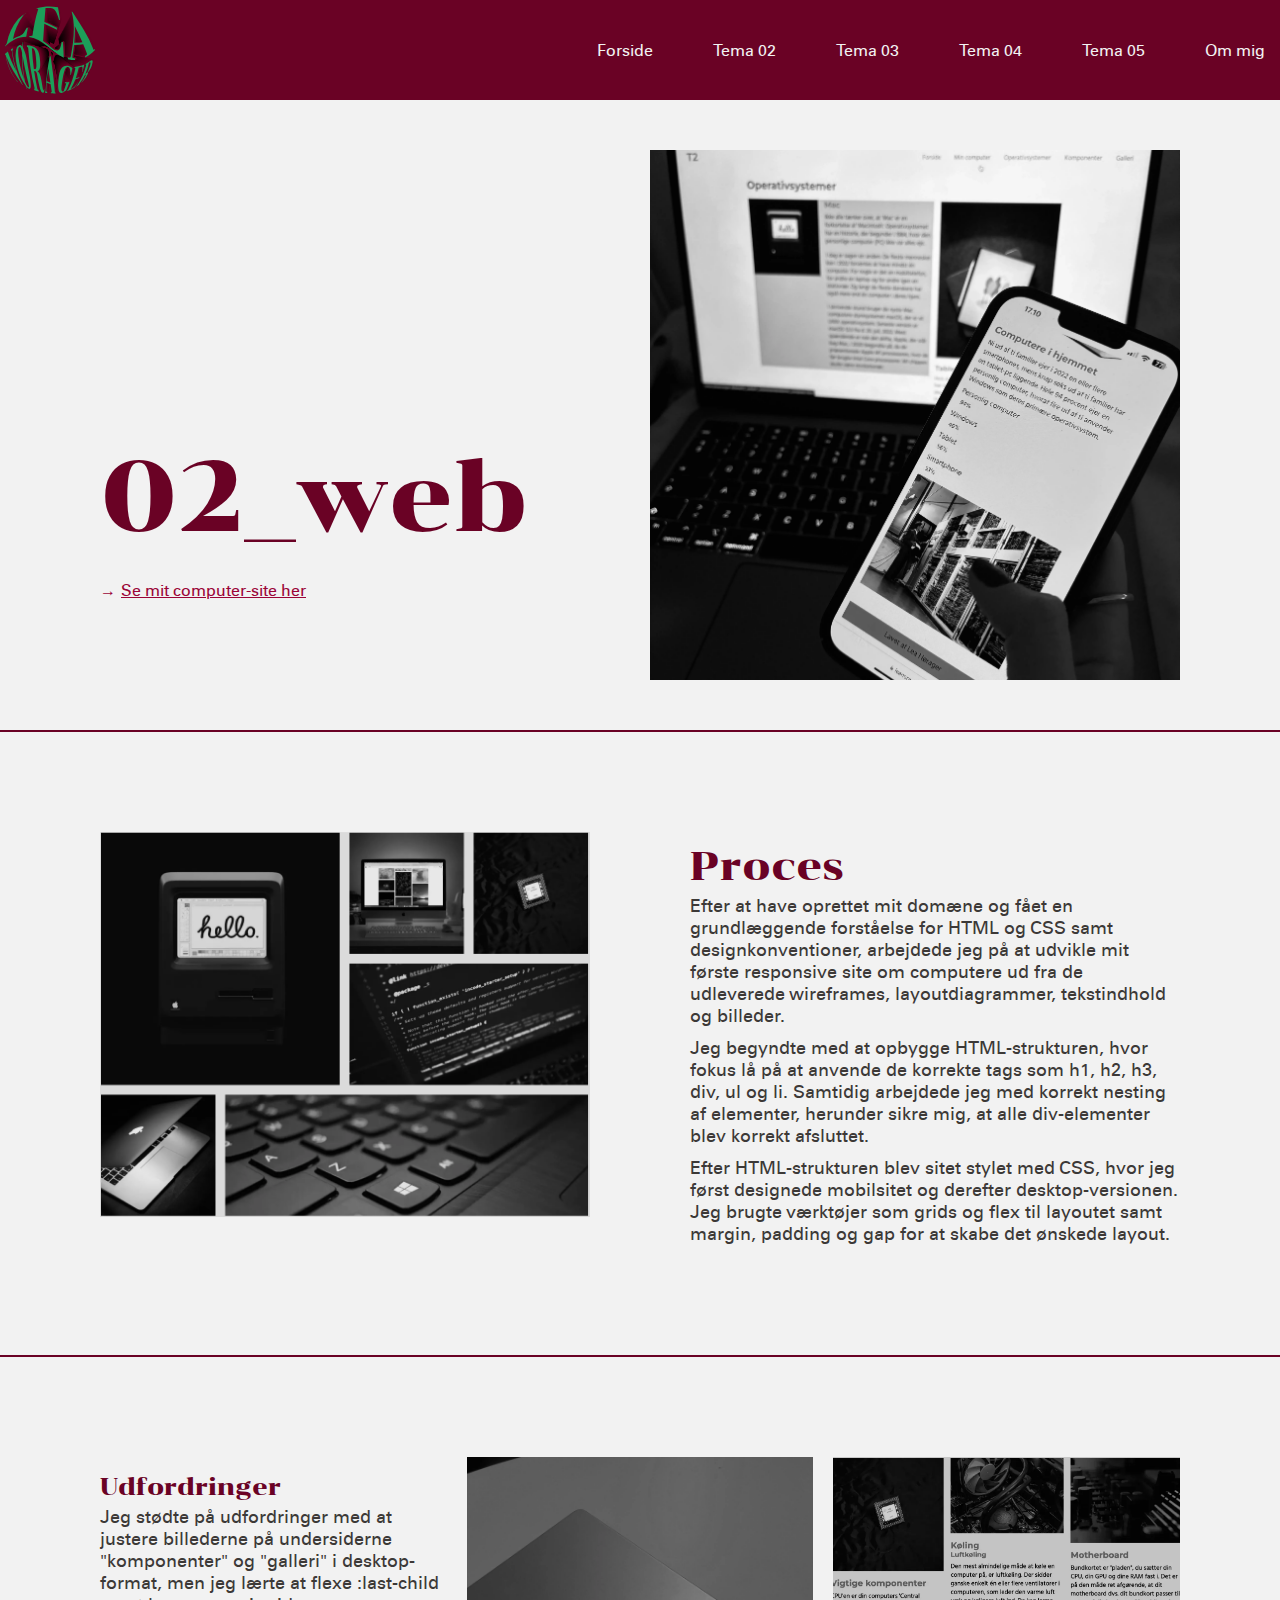
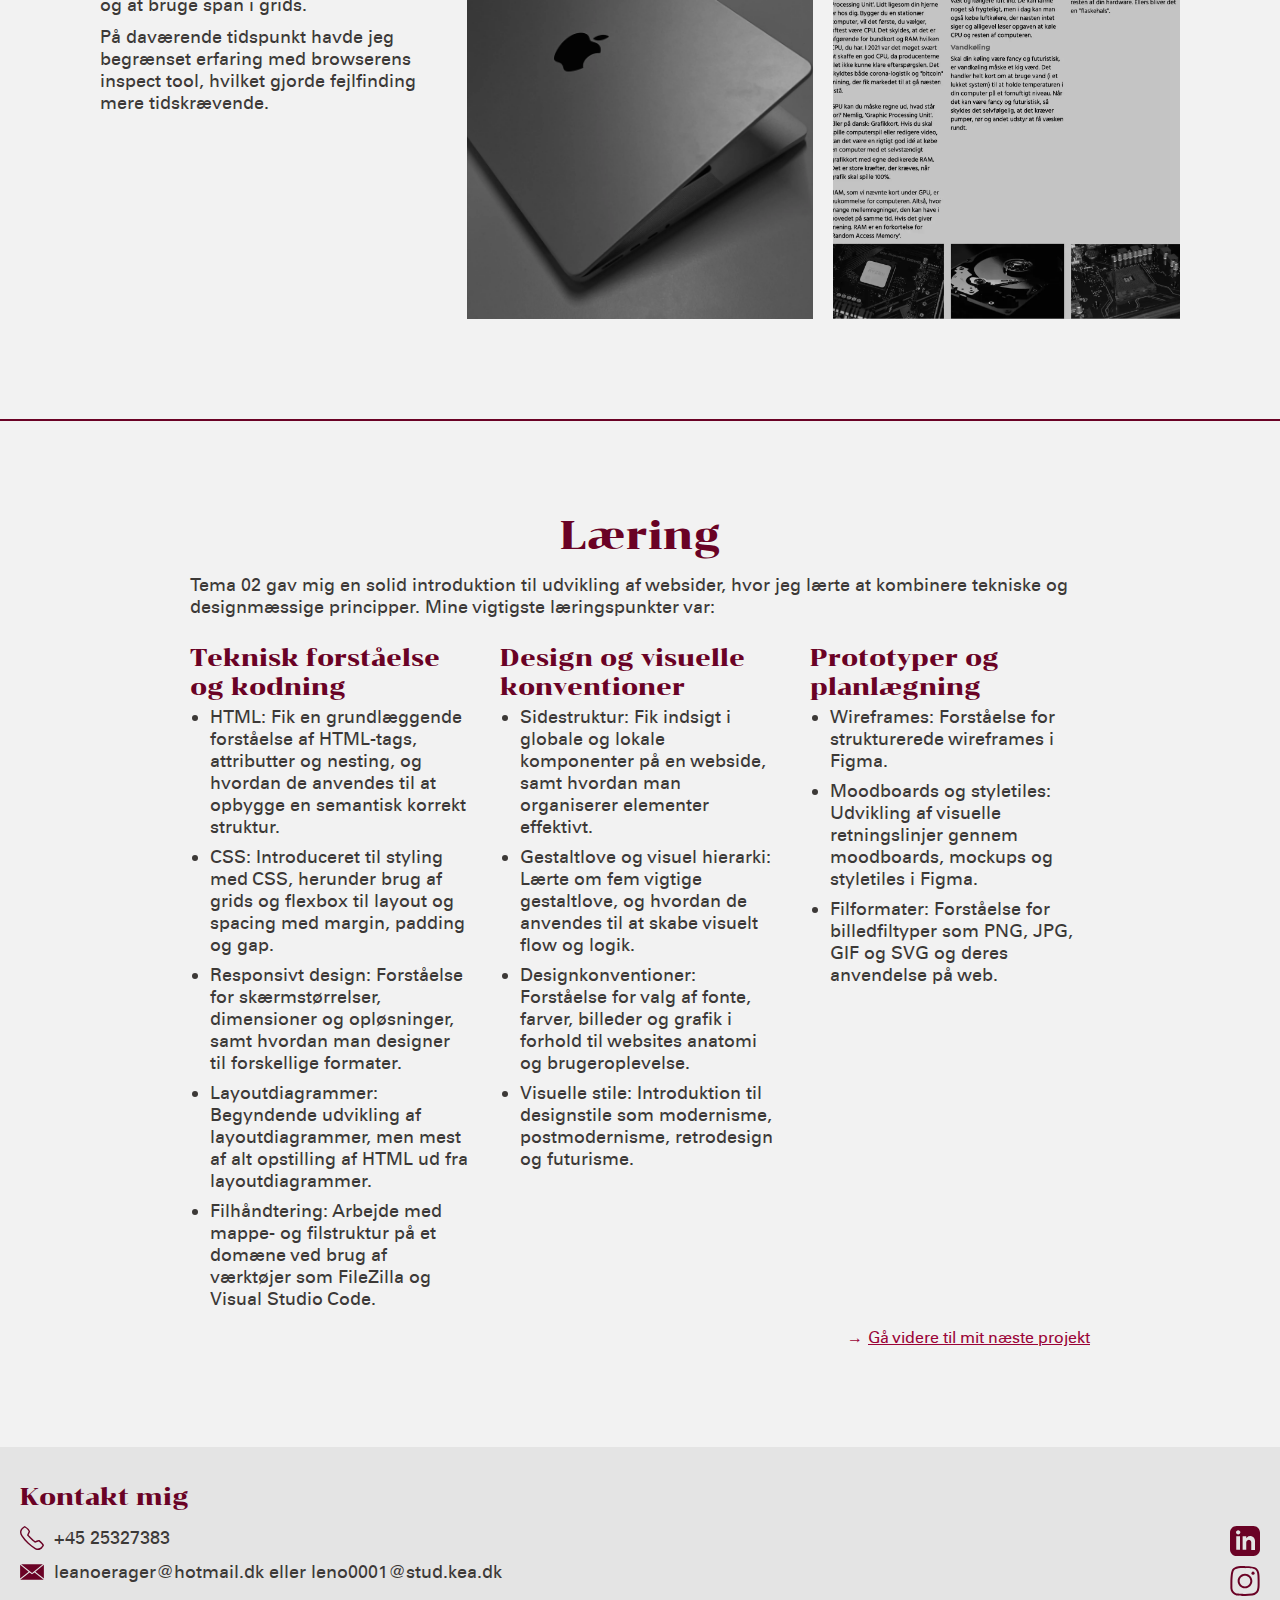
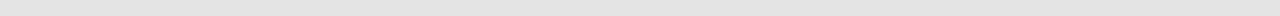
<file: 02_web.html>
<!DOCTYPE html>
<html lang="da">
  <head>
    <meta charset="UTF-8" />
    <meta name="viewport" content="width=device-width, initial-scale=1.0" />
    <title>Tema 02</title>
    <link rel="stylesheet" href="css/style.css" />
    <link rel="stylesheet" href="css/layout.css" />
    <!-- Font -->
    <link rel="preconnect" href="https://fonts.googleapis.com" />
    <link rel="preconnect" href="https://fonts.gstatic.com" crossorigin />
    <link href="https://fonts.googleapis.com/css2?family=Chonburi&family=Hind+Madurai:wght@300;400;500;600;700&family=Lora:ital,wght@0,400..700;1,400..700&family=Montserrat:ital,wght@0,100..900;1,100..900&family=Rubik:ital,wght@0,300..900;1,300..900&family=Source+Code+Pro:ital,wght@0,200..900;1,200..900&display=swap" rel="stylesheet" />
    <!-- Favicon -->
    <link rel="apple-touch-icon" sizes="180x180" href="favicon_io/apple-touch-icon.png" />
    <link rel="icon" type="image/png" sizes="32x32" href="favicon_io/favicon-32x32.png" />
    <link rel="icon" type="image/png" sizes="16x16" href="favicon_io/favicon-16x16.png" />
    <link rel="manifest" href="favicon_io/site.webmanifest" />
  </head>
  <body>
    <header>
      <div class="logo">
        <a href="index.html">
          <img src="img/logo.svg" alt="Logo" class="logo-first" />
        </a>
        <a href="index.html">
          <img src="img/logo-green.svg" alt="Logo i grøn" class="logo-hover" />
        </a>
      </div>
      <nav>
        <ul class="menu">
          <li><a href="index.html" class="forside">Forside</a></li>
          <li>
            <a href="02_web.html" class="tema_02">Tema 02</a>
          </li>
          <li>
            <a href="03_ux.html" class="tema_03">Tema 03</a>
          </li>
          <li>
            <a href="04_animation.html" class="tema_04">Tema 04</a>
          </li>
          <li>
            <a href="05_indhold.html" class="tema_05">Tema 05</a>
          </li>
          <li>
            <a href="om_mig.html" class="om_mig">Om mig</a>
          </li>
        </ul>
        <div class="burger">
          <div class="line"></div>
          <div class="line"></div>
          <div class="line"></div>
        </div>
      </nav>
    </header>
    <main>
      <section>
        <div class="grid_1-1 web-grid">
          <div class="col">
            <h1>02_web</h1>
            <div class="cta">
              <a href="https://leanorager.dk/kea/02_web/01_website/website/"><span>Se mit computer-site her</span></a>
            </div>
          </div>
          <img src="img/responsiv.webp" width="4284" height="4284" alt="Et respinsivt computer-site" class="order-1" />
        </div>
      </section>
      <section>
        <div class="grid_1-1 web-grid2">
          <img src="img/span.webp" width="2012" height="1580" alt="Computer-galleri" />
          <div class="col">
            <h2>Proces</h2>
            <p>Efter at have oprettet mit domæne og fået en grundlæggende forståelse for HTML og CSS samt designkonventioner, arbejdede jeg på at udvikle mit første responsive site om computere ud fra de udleverede wireframes, layoutdiagrammer, tekstindhold og billeder.</p>
            <p>Jeg begyndte med at opbygge HTML-strukturen, hvor fokus lå på at anvende de korrekte tags som h1, h2, h3, div, ul og li. Samtidig arbejdede jeg med korrekt nesting af elementer, herunder sikre mig, at alle div-elementer blev korrekt afsluttet.</p>
            <p>Efter HTML-strukturen blev sitet stylet med CSS, hvor jeg først designede mobilsitet og derefter desktop-versionen. Jeg brugte værktøjer som grids og flex til layoutet samt margin, padding og gap for at skabe det ønskede layout.</p>
          </div>
        </div>
      </section>
      <section>
        <div class="grid_1-1-1 web-grid3">
          <div class="col">
            <h3>Udfordringer</h3>
            <p>Jeg stødte på udfordringer med at justere billederne på undersiderne "komponenter" og "galleri" i desktop-format, men jeg lærte at flexe :last-child og at bruge span i grids.</p>
            <p>På daværende tidspunkt havde jeg begrænset erfaring med browserens inspect tool, hvilket gjorde fejlfinding mere tidskrævende.</p>
          </div>
          <img src="img/computer.webp" width="3024" height="4032" alt="Macbook" class="macbook" />
          <img src="img/flex.webp" width="1186" height="1550" alt="Flex i grid" class="flex order-1" />
        </div>
      </section>
      <section class="section4">
        <h2 class="margin-ekstra">Læring</h2>
        <p>Tema 02 gav mig en solid introduktion til udvikling af websider, hvor jeg lærte at kombinere tekniske og designmæssige principper. Mine vigtigste læringspunkter var:</p>
        <div class="grid_1-1-1 web-grid4">
          <div class="col">
            <h3>Teknisk forståelse og kodning</h3>
            <ul>
              <li>HTML: Fik en grundlæggende forståelse af HTML-tags, attributter og nesting, og hvordan de anvendes til at opbygge en semantisk korrekt struktur.</li>
              <li>CSS: Introduceret til styling med CSS, herunder brug af grids og flexbox til layout og spacing med margin, padding og gap.</li>
              <li>Responsivt design: Forståelse for skærmstørrelser, dimensioner og opløsninger, samt hvordan man designer til forskellige formater.</li>
              <li>Layoutdiagrammer: Begyndende udvikling af layoutdiagrammer, men mest af alt opstilling af HTML ud fra layoutdiagrammer.</li>
              <li>Filhåndtering: Arbejde med mappe- og filstruktur på et domæne ved brug af værktøjer som FileZilla og Visual Studio Code.</li>
            </ul>
          </div>
          <div class="col">
            <h3>Design og visuelle konventioner</h3>
            <ul>
              <li>Sidestruktur: Fik indsigt i globale og lokale komponenter på en webside, samt hvordan man organiserer elementer effektivt.</li>
              <li>Gestaltlove og visuel hierarki: Lærte om fem vigtige gestaltlove, og hvordan de anvendes til at skabe visuelt flow og logik.</li>
              <li>Designkonventioner: Forståelse for valg af fonte, farver, billeder og grafik i forhold til websites anatomi og brugeroplevelse.</li>
              <li>Visuelle stile: Introduktion til designstile som modernisme, postmodernisme, retrodesign og futurisme.</li>
            </ul>
          </div>
          <div class="col">
            <h3>Prototyper og planlægning</h3>
            <ul>
              <li>Wireframes: Forståelse for strukturerede wireframes i Figma.</li>
              <li>Moodboards og styletiles: Udvikling af visuelle retningslinjer gennem moodboards, mockups og styletiles i Figma.</li>
              <li>Filformater: Forståelse for billedfiltyper som PNG, JPG, GIF og SVG og deres anvendelse på web.</li>
            </ul>
          </div>
        </div>
        <div class="cta">
          <a href="03_ux.html"><span>Gå videre til mit næste projekt</span></a>
        </div>
      </section>
    </main>
    <footer>
      <h3>Kontakt mig</h3>
      <div class="footer-content">
        <div class="contact">
          <a href="tel:+4525327383" class="contact-item">
            <img src="img/phone.svg" alt="Telefon ikon" class="icon" />
            <p>+45 25327383</p>
          </a>
          <a href="mailto:leanoerager@hotmail.dk" class="contact-item">
            <img src="img/mail.svg" alt="Mail ikon" class="icon" />
            <p>leanoerager@hotmail.dk eller leno0001@stud.kea.dk</p>
          </a>
        </div>
        <div class="social-media">
          <a href="https://www.linkedin.com/in/lea-nørager-7685a3273/" target="_blank" class="social-icon">
            <img src="img/linkedin.svg" alt="LinkedIn ikon" />
          </a>
          <a href="https://www.instagram.com/leanorager/" target="_blank" class="social-icon">
            <img src="img/insta.svg" alt="Instagram ikon" />
          </a>
        </div>
      </div>
    </footer>
    <script src="js/menu.js"></script>
  </body>
</html>
</file>
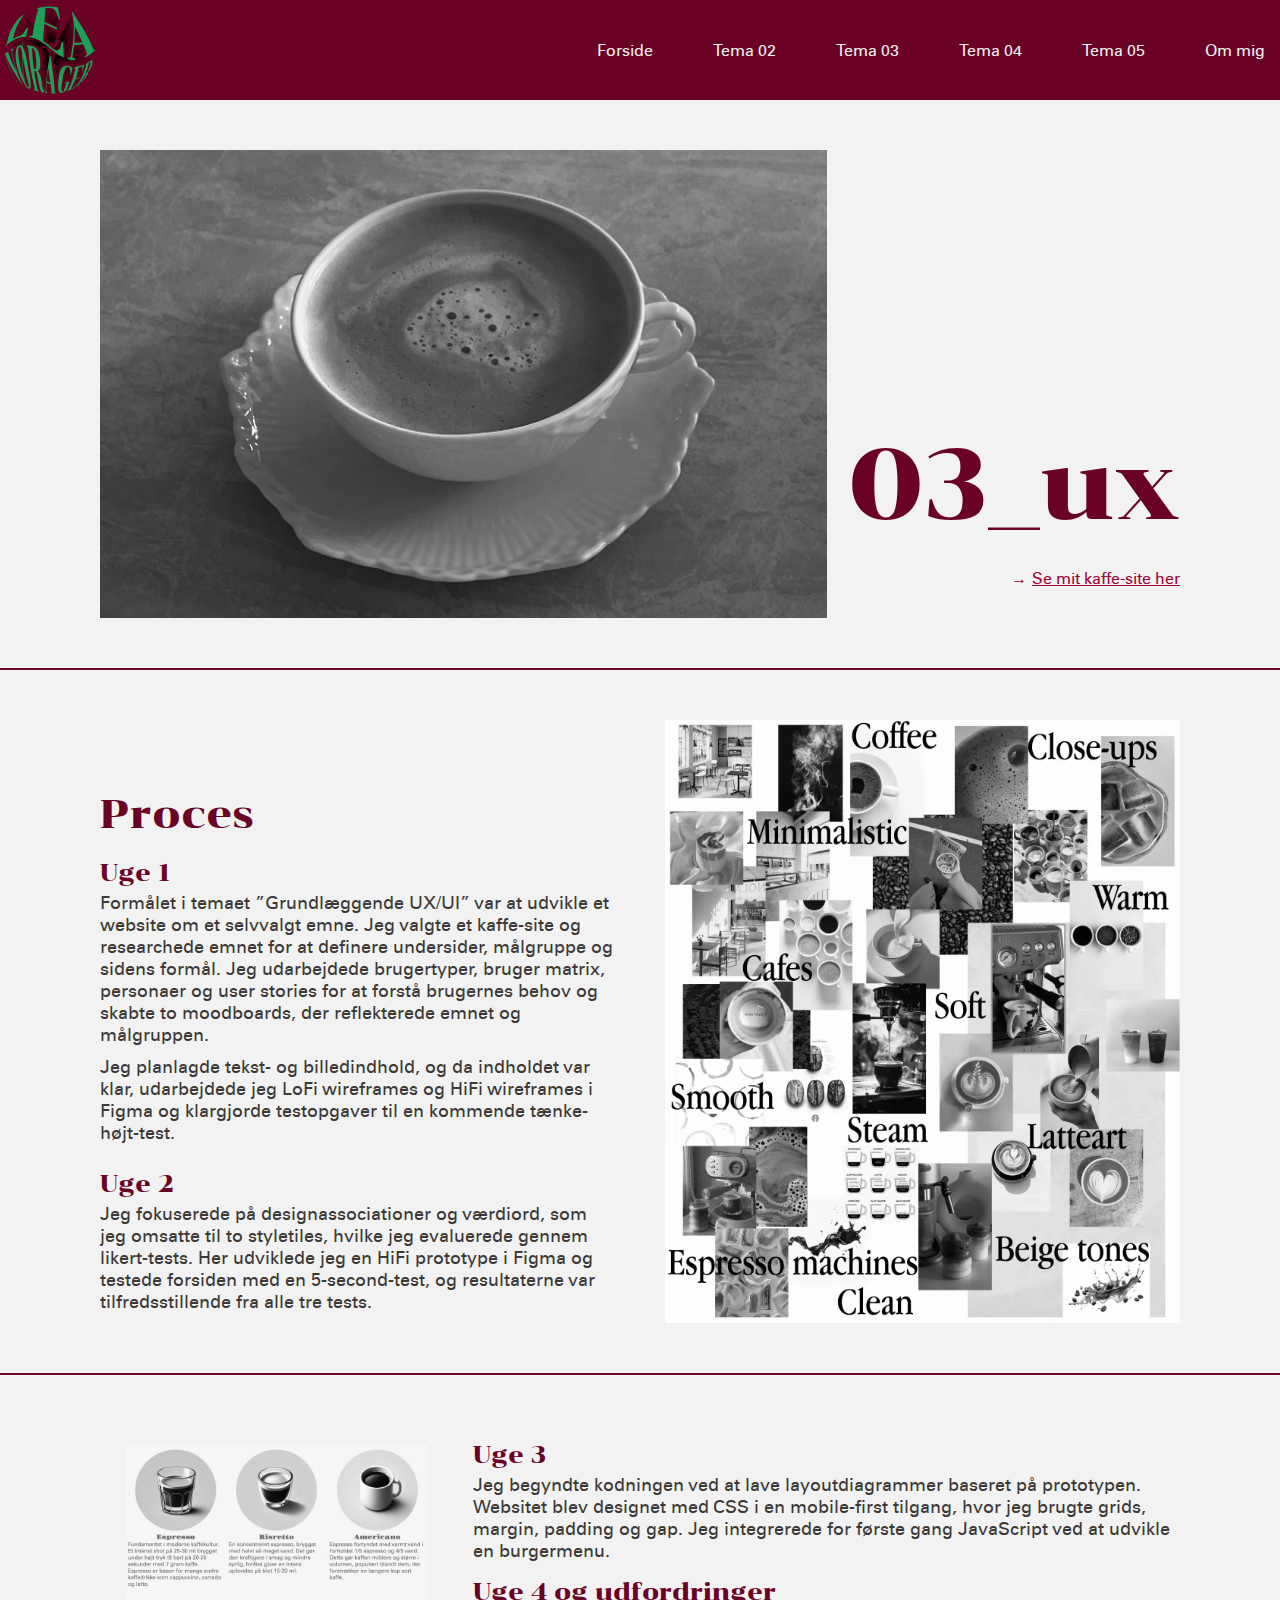
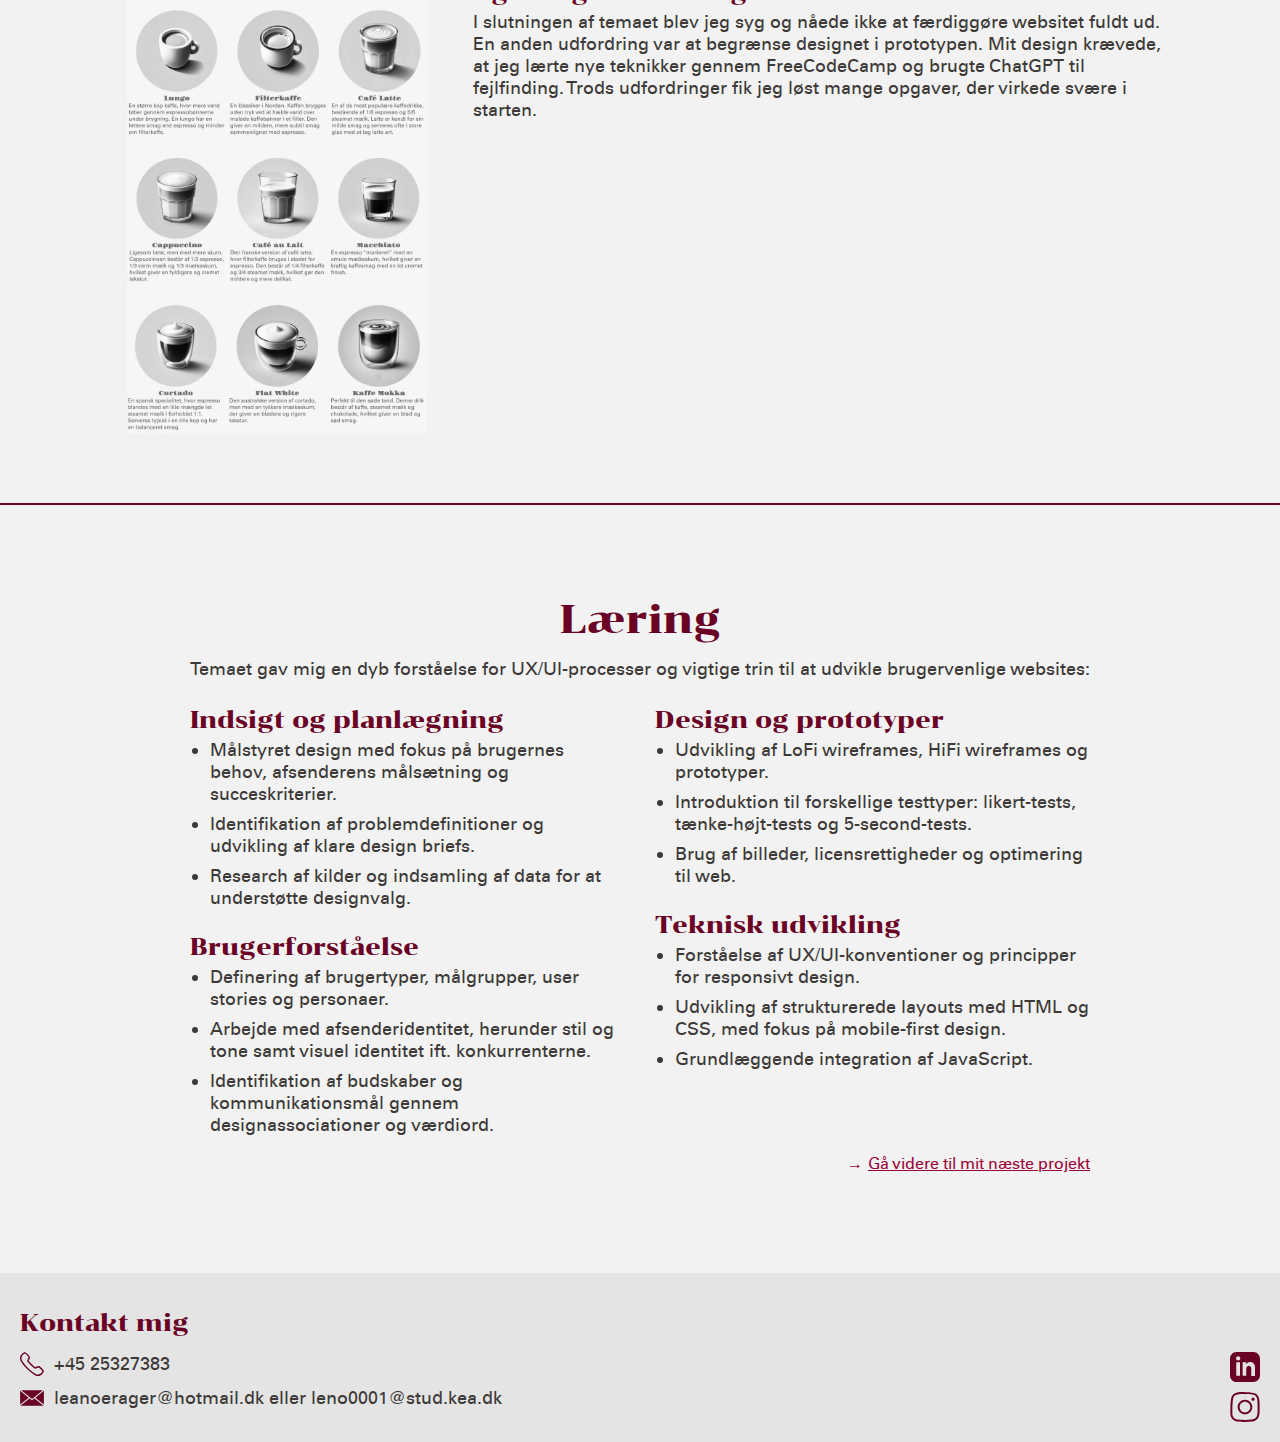
<file: 03_ux.html>
<!DOCTYPE html>
<html lang="da">
  <head>
    <meta charset="UTF-8" />
    <meta name="viewport" content="width=device-width, initial-scale=1.0" />
    <title>Tema 03</title>
    <link rel="stylesheet" href="css/style.css" />
    <link rel="stylesheet" href="css/layout.css" />
    <!-- Font -->
    <link rel="preconnect" href="https://fonts.googleapis.com" />
    <link rel="preconnect" href="https://fonts.gstatic.com" crossorigin />
    <link href="https://fonts.googleapis.com/css2?family=Chonburi&family=Hind+Madurai:wght@300;400;500;600;700&family=Lora:ital,wght@0,400..700;1,400..700&family=Montserrat:ital,wght@0,100..900;1,100..900&family=Rubik:ital,wght@0,300..900;1,300..900&family=Source+Code+Pro:ital,wght@0,200..900;1,200..900&display=swap" rel="stylesheet" />
    <!-- Favicon -->
    <link rel="apple-touch-icon" sizes="180x180" href="favicon_io/apple-touch-icon.png" />
    <link rel="icon" type="image/png" sizes="32x32" href="favicon_io/favicon-32x32.png" />
    <link rel="icon" type="image/png" sizes="16x16" href="favicon_io/favicon-16x16.png" />
    <link rel="manifest" href="favicon_io/site.webmanifest" />
  </head>
  <body>
    <header>
      <div class="logo">
        <a href="index.html">
          <img src="img/logo.svg" alt="Logo" class="logo-first" />
        </a>
        <a href="index.html">
          <img src="img/logo-green.svg" alt="Logo i grøn" class="logo-hover" />
        </a>
      </div>
      <nav>
        <ul class="menu">
          <li><a href="index.html" class="forside">Forside</a></li>
          <li>
            <a href="02_web.html" class="tema_02">Tema 02</a>
          </li>
          <li>
            <a href="03_ux.html" class="tema_03">Tema 03</a>
          </li>
          <li>
            <a href="04_animation.html" class="tema_04">Tema 04</a>
          </li>
          <li>
            <a href="05_indhold.html" class="tema_05">Tema 05</a>
          </li>
          <li>
            <a href="om_mig.html" class="om_mig">Om mig</a>
          </li>
        </ul>
        <div class="burger">
          <div class="line"></div>
          <div class="line"></div>
          <div class="line"></div>
        </div>
      </nav>
    </header>
    <main>
      <section>
        <div class="grid_3-1">
          <img src="img/kaffe.webp" width="3024" height="1945" alt="Kaffekop" />
          <div class="col">
            <h1>03_ux</h1>
            <div class="cta">
              <a href="https://leanorager.dk/kea/03_ux/01_kodet_site/index.html"><span>Se mit kaffe-site her</span></a>
            </div>
          </div>
        </div>
      </section>
      <section>
        <div class="grid_1-1 ux-grid2">
          <div class="col">
            <h2>Proces</h2>
            <h3>Uge 1</h3>
            <p>Formålet i temaet ”Grundlæggende UX/UI” var at udvikle et website om et selvvalgt emne. Jeg valgte et kaffe-site og researchede emnet for at definere undersider, målgruppe og sidens formål. Jeg udarbejdede brugertyper, bruger matrix, personaer og user stories for at forstå brugernes behov og skabte to moodboards, der reflekterede emnet og målgruppen.</p>
            <p>Jeg planlagde tekst- og billedindhold, og da indholdet var klar, udarbejdede jeg LoFi wireframes og HiFi wireframes i Figma og klargjorde testopgaver til en kommende tænke-højt-test.</p>
            <h3>Uge 2</h3>
            <p>Jeg fokuserede på designassociationer og værdiord, som jeg omsatte til to styletiles, hvilke jeg evaluerede gennem likert-tests. Her udviklede jeg en HiFi prototype i Figma og testede forsiden med en 5-second-test, og resultaterne var tilfredsstillende fra alle tre tests.</p>
          </div>
          <img src="img/moodboard.webp" width="1358" height="1590" alt="Kaffe-moodboard" class="order-1" />
        </div>
      </section>
      <section>
        <div class="grid_1-2 ux-grid3">
          <img src="img/ai_img.webp" width="826" height="1620" alt="AI-genererede billeder i grid" class="ai-billeder" />
          <div class="col">
            <h3>Uge 3</h3>
            <p>Jeg begyndte kodningen ved at lave layoutdiagrammer baseret på prototypen. Websitet blev designet med CSS i en mobile-first tilgang, hvor jeg brugte grids, margin, padding og gap. Jeg integrerede for første gang JavaScript ved at udvikle en burgermenu.</p>
            <h3>Uge 4 og udfordringer</h3>
            <p>I slutningen af temaet blev jeg syg og nåede ikke at færdiggøre websitet fuldt ud. En anden udfordring var at begrænse designet i prototypen. Mit design krævede, at jeg lærte nye teknikker gennem FreeCodeCamp og brugte ChatGPT til fejlfinding. Trods udfordringer fik jeg løst mange opgaver, der virkede svære i starten.</p>
          </div>
        </div>
      </section>
      <section class="section4 ux-section4">
        <h2 class="margin-ekstra">Læring</h2>
        <p>Temaet gav mig en dyb forståelse for UX/UI-processer og vigtige trin til at udvikle brugervenlige websites:</p>
        <div class="grid_1-1 ux-grid4">
          <div class="col">
            <h3>Indsigt og planlægning</h3>
            <ul>
              <li>Målstyret design med fokus på brugernes behov, afsenderens målsætning og succeskriterier.</li>
              <li>Identifikation af problemdefinitioner og udvikling af klare design briefs.</li>
              <li>Research af kilder og indsamling af data for at understøtte designvalg.</li>
            </ul>
            <h3>Brugerforståelse</h3>
            <ul>
              <li>Definering af brugertyper, målgrupper, user stories og personaer.</li>
              <li>Arbejde med afsenderidentitet, herunder stil og tone samt visuel identitet ift. konkurrenterne.</li>
              <li>Identifikation af budskaber og kommunikationsmål gennem designassociationer og værdiord.</li>
            </ul>
          </div>
          <div class="col">
            <h3>Design og prototyper</h3>
            <ul>
              <li>Udvikling af LoFi wireframes, HiFi wireframes og prototyper.</li>
              <li>Introduktion til forskellige testtyper: likert-tests, tænke-højt-tests og 5-second-tests.</li>
              <li>Brug af billeder, licensrettigheder og optimering til web.</li>
            </ul>
            <h3>Teknisk udvikling</h3>
            <ul>
              <li>Forståelse af UX/UI-konventioner og principper for responsivt design.</li>
              <li>Udvikling af strukturerede layouts med HTML og CSS, med fokus på mobile-first design.</li>
              <li>Grundlæggende integration af JavaScript.</li>
            </ul>
          </div>
        </div>
        <div class="cta">
          <a href="04_animation.html"><span>Gå videre til mit næste projekt</span></a>
        </div>
      </section>
    </main>
    <footer>
      <h3>Kontakt mig</h3>
      <div class="footer-content">
        <div class="contact">
          <a href="tel:+4525327383" class="contact-item">
            <img src="img/phone.svg" alt="Telefon ikon" class="icon" />
            <p>+45 25327383</p>
          </a>
          <a href="mailto:leanoerager@hotmail.dk" class="contact-item">
            <img src="img/mail.svg" alt="Mail ikon" class="icon" />
            <p>leanoerager@hotmail.dk eller leno0001@stud.kea.dk</p>
          </a>
        </div>
        <div class="social-media">
          <a href="https://www.linkedin.com/in/lea-nørager-7685a3273/" target="_blank" class="social-icon">
            <img src="img/linkedin.svg" alt="LinkedIn ikon" />
          </a>
          <a href="https://www.instagram.com/leanorager/" target="_blank" class="social-icon">
            <img src="img/insta.svg" alt="Instagram ikon" />
          </a>
        </div>
      </div>
    </footer>
    <script src="js/menu.js"></script>
  </body>
</html>
</file>
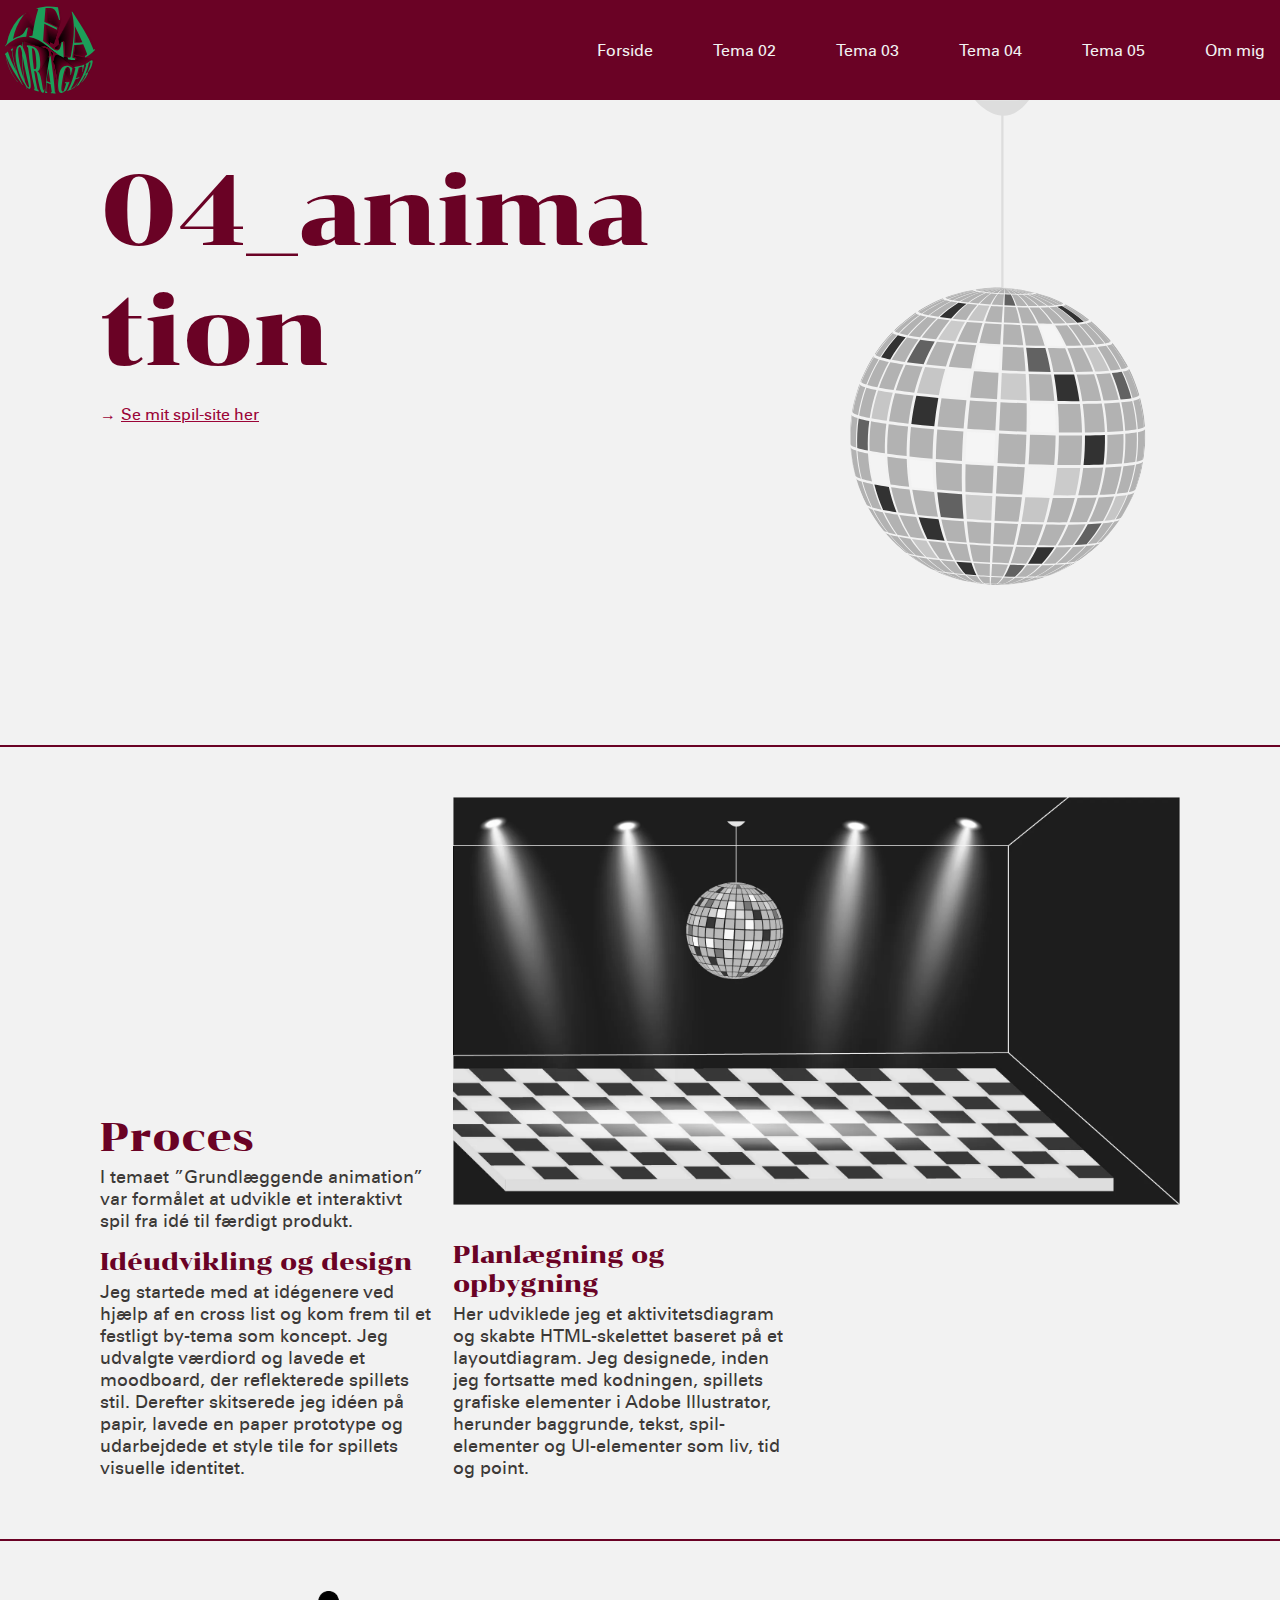
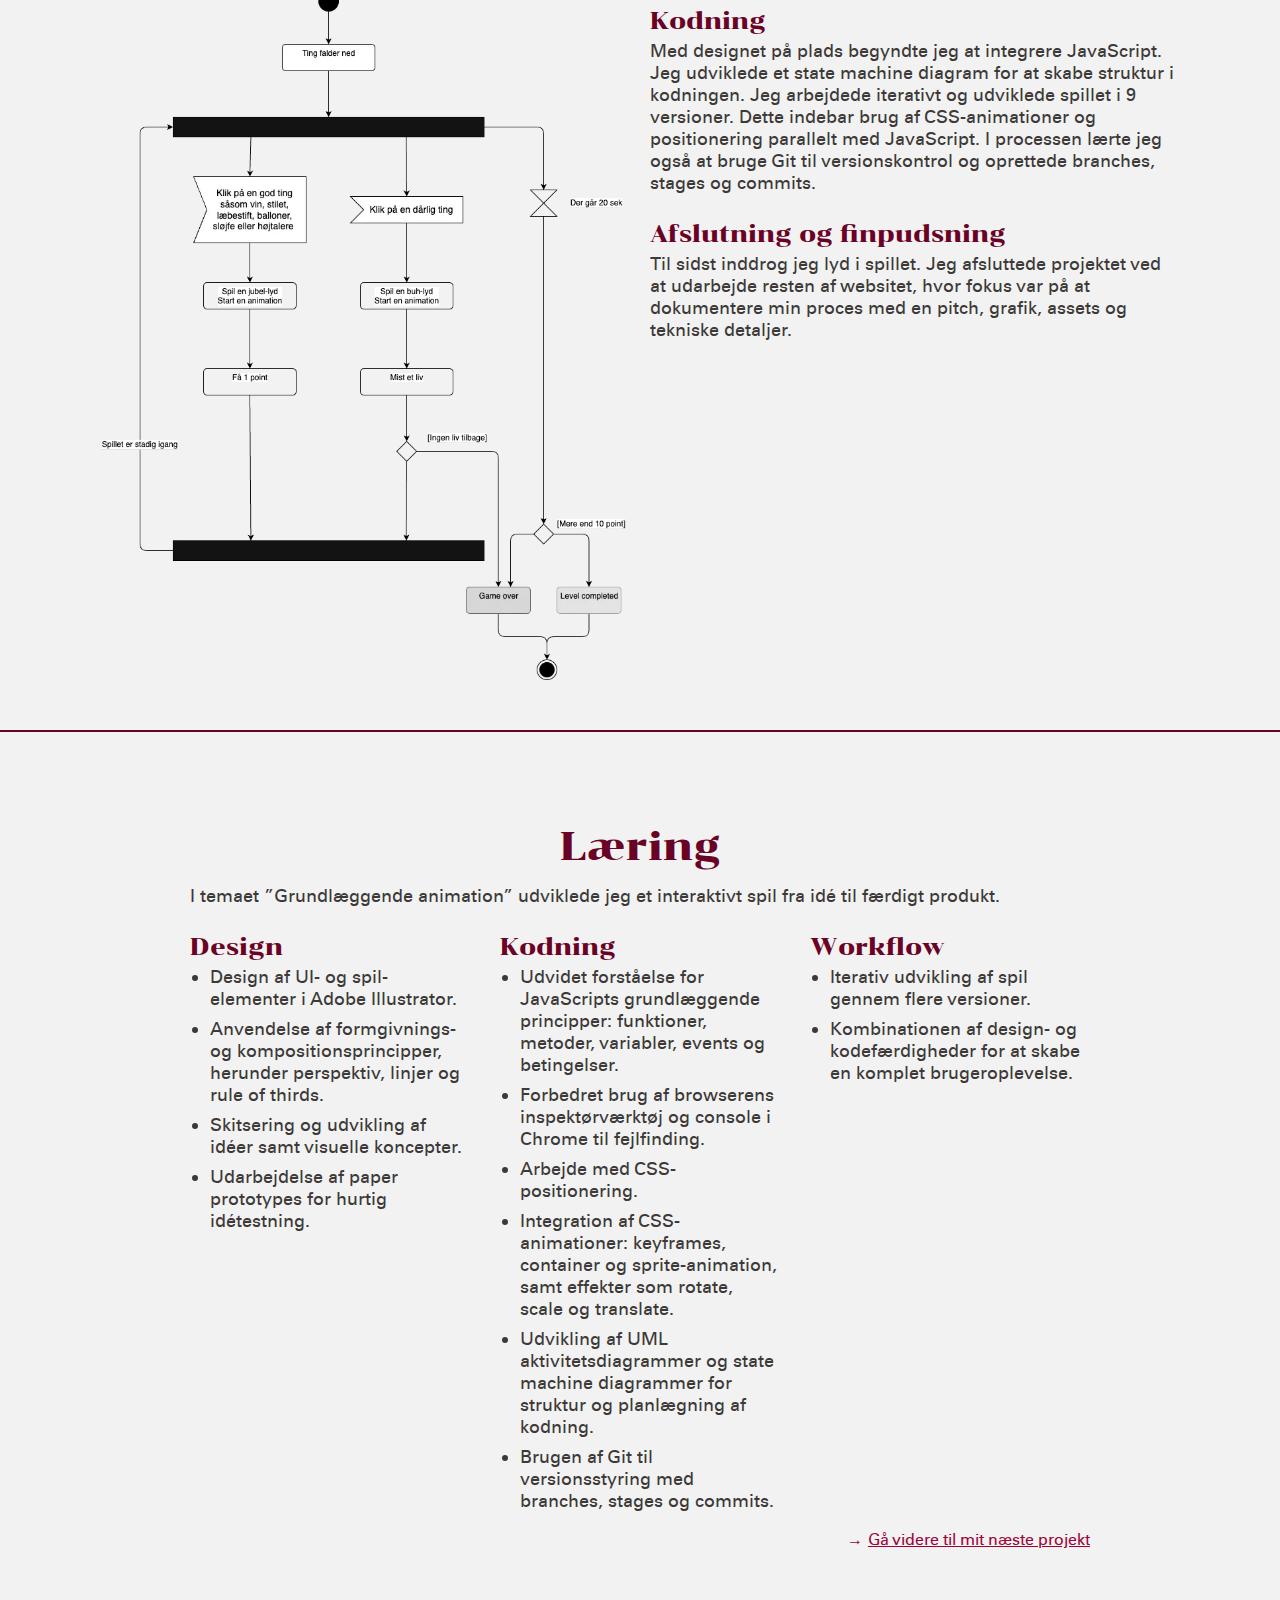
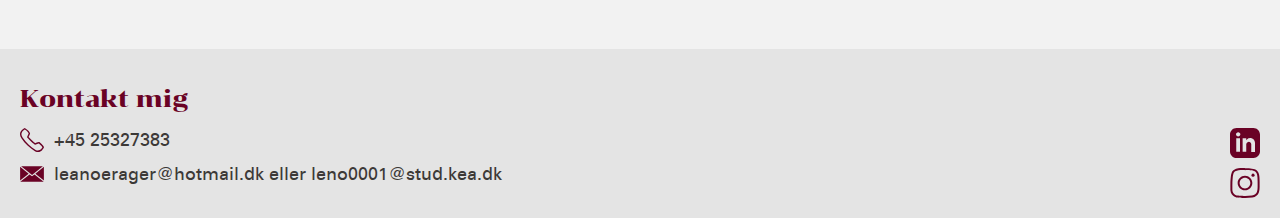
<file: 04_animation.html>
<!DOCTYPE html>
<html lang="da">
  <head>
    <meta charset="UTF-8" />
    <meta name="viewport" content="width=device-width, initial-scale=1.0" />
    <title>Tema 04</title>
    <link rel="stylesheet" href="css/style.css" />
    <link rel="stylesheet" href="css/layout.css" />
    <!-- Font -->
    <link rel="preconnect" href="https://fonts.googleapis.com" />
    <link rel="preconnect" href="https://fonts.gstatic.com" crossorigin />
    <link href="https://fonts.googleapis.com/css2?family=Chonburi&family=Hind+Madurai:wght@300;400;500;600;700&family=Lora:ital,wght@0,400..700;1,400..700&family=Montserrat:ital,wght@0,100..900;1,100..900&family=Rubik:ital,wght@0,300..900;1,300..900&family=Source+Code+Pro:ital,wght@0,200..900;1,200..900&display=swap" rel="stylesheet" />
    <!-- Favicon -->
    <link rel="apple-touch-icon" sizes="180x180" href="favicon_io/apple-touch-icon.png" />
    <link rel="icon" type="image/png" sizes="32x32" href="favicon_io/favicon-32x32.png" />
    <link rel="icon" type="image/png" sizes="16x16" href="favicon_io/favicon-16x16.png" />
    <link rel="manifest" href="favicon_io/site.webmanifest" />
  </head>
  <body>
    <header>
      <div class="logo">
        <a href="index.html">
          <img src="img/logo.svg" alt="Logo" class="logo-first" />
        </a>
        <a href="index.html">
          <img src="img/logo-green.svg" alt="Logo i grøn" class="logo-hover" />
        </a>
      </div>
      <nav>
        <ul class="menu">
          <li><a href="index.html" class="forside">Forside</a></li>
          <li>
            <a href="02_web.html" class="tema_02">Tema 02</a>
          </li>
          <li>
            <a href="03_ux.html" class="tema_03">Tema 03</a>
          </li>
          <li>
            <a href="04_animation.html" class="tema_04">Tema 04</a>
          </li>
          <li>
            <a href="05_indhold.html" class="tema_05">Tema 05</a>
          </li>
          <li>
            <a href="om_mig.html" class="om_mig">Om mig</a>
          </li>
        </ul>
        <div class="burger">
          <div class="line"></div>
          <div class="line"></div>
          <div class="line"></div>
        </div>
      </nav>
    </header>
    <main>
      <section class="animation-section">
        <div class="grid_2-1 animation-grid">
          <div class="col">
            <h1>04_<wbr />ani<wbr />ma<wbr />tion</h1>
            <div class="cta">
              <a href="https://leanorager.dk/kea/04_animation/website/index.html"><span>Se mit spil-site her</span></a>
            </div>
          </div>
          <img src="img/disco-sort.svg" alt="Animeret discokugle" class="order-1 disco" />
        </div>
      </section>
      <section>
        <div class="grid_1-1-1 animation-grid2">
          <div class="col col1">
            <h2>Proces</h2>
            <p>I temaet ”Grundlæggende animation” var formålet at udvikle et interaktivt spil fra idé til færdigt produkt.</p>
            <h3>Idéudvikling og design</h3>
            <p>Jeg startede med at idégenere ved hjælp af en cross list og kom frem til et festligt by-tema som koncept. Jeg udvalgte værdiord og lavede et moodboard, der reflekterede spillets stil. Derefter skitserede jeg idéen på papir, lavede en paper prototype og udarbejdede et style tile for spillets visuelle identitet.</p>
          </div>
          <div class="col col2">
            <h3>Planlægning og opbygning</h3>
            <p>Her udviklede jeg et aktivitetsdiagram og skabte HTML-skelettet baseret på et layoutdiagram. Jeg designede, inden jeg fortsatte med kodningen, spillets grafiske elementer i Adobe Illustrator, herunder baggrunde, tekst, spil-elementer og UI-elementer som liv, tid og point.</p>
          </div>
          <img src="img/background-light_resultat.webp" width="1920" height="1080" alt="Spilbaggrund" class="order-1" />
        </div>
      </section>
      <section>
        <div class="grid_1-1 animation-grid3">
          <img src="img/aktivitetsdiagram.drawio-kopi_resultat.webp" width="801" height="1041" alt="Aktivitetsdiagram" class="black" />
          <div class="col">
            <h3>Kodning</h3>
            <p>Med designet på plads begyndte jeg at integrere JavaScript. Jeg udviklede et state machine diagram for at skabe struktur i kodningen. Jeg arbejdede iterativt og udviklede spillet i 9 versioner. Dette indebar brug af CSS-animationer og positionering parallelt med JavaScript. I processen lærte jeg også at bruge Git til versionskontrol og oprettede branches, stages og commits.</p>
            <h3>Afslutning og finpudsning</h3>
            <p>Til sidst inddrog jeg lyd i spillet. Jeg afsluttede projektet ved at udarbejde resten af websitet, hvor fokus var på at dokumentere min proces med en pitch, grafik, assets og tekniske detaljer.</p>
          </div>
        </div>
      </section>
      <section class="section4">
        <h2 class="margin-ekstra">Læring</h2>
        <p>I temaet ”Grundlæggende animation” udviklede jeg et interaktivt spil fra idé til færdigt produkt.</p>
        <div class="grid_1-1-1 animation-grid4">
          <div class="col">
            <h3>Design</h3>
            <ul>
              <li>Design af UI- og spil-elementer i Adobe Illustrator.</li>
              <li>Anvendelse af formgivnings- og kompositionsprincipper, herunder perspektiv, linjer og rule of thirds.</li>
              <li>Skitsering og udvikling af idéer samt visuelle koncepter.</li>
              <li>Udarbejdelse af paper prototypes for hurtig idétestning.</li>
            </ul>
          </div>
          <div class="col">
            <h3>Kodning</h3>
            <ul>
              <li>Udvidet forståelse for JavaScripts grundlæggende principper: funktioner, metoder, variabler, events og betingelser.</li>
              <li>Forbedret brug af browserens inspektørværktøj og console i Chrome til fejlfinding.</li>
              <li>Arbejde med CSS-positionering.</li>
              <li>Integration af CSS-animationer: keyframes, container og sprite-animation, samt effekter som rotate, scale og translate.</li>
              <li>Udvikling af UML aktivitetsdiagrammer og state machine diagrammer for struktur og planlægning af kodning.</li>
              <li>Brugen af Git til versionsstyring med branches, stages og commits.</li>
            </ul>
          </div>
          <div class="col">
            <h3>Workflow</h3>
            <ul>
              <li>Iterativ udvikling af spil gennem flere versioner.</li>
              <li>Kombinationen af design- og kodefærdigheder for at skabe en komplet brugeroplevelse.</li>
            </ul>
          </div>
        </div>
        <div class="cta">
          <a href="05_indhold.html"><span>Gå videre til mit næste projekt</span></a>
        </div>
      </section>
    </main>
    <footer>
      <h3>Kontakt mig</h3>
      <div class="footer-content">
        <div class="contact">
          <a href="tel:+4525327383" class="contact-item">
            <img src="img/phone.svg" alt="Telefon ikon" class="icon" />
            <p>+45 25327383</p>
          </a>
          <a href="mailto:leanoerager@hotmail.dk" class="contact-item">
            <img src="img/mail.svg" alt="Mail ikon" class="icon" />
            <p>leanoerager@hotmail.dk eller leno0001@stud.kea.dk</p>
          </a>
        </div>
        <div class="social-media">
          <a href="https://www.linkedin.com/in/lea-nørager-7685a3273/" target="_blank" class="social-icon">
            <img src="img/linkedin.svg" alt="LinkedIn ikon" />
          </a>
          <a href="https://www.instagram.com/leanorager/" target="_blank" class="social-icon">
            <img src="img/insta.svg" alt="Instagram ikon" />
          </a>
        </div>
      </div>
    </footer>
    <script src="js/menu.js"></script>
  </body>
</html>
</file>
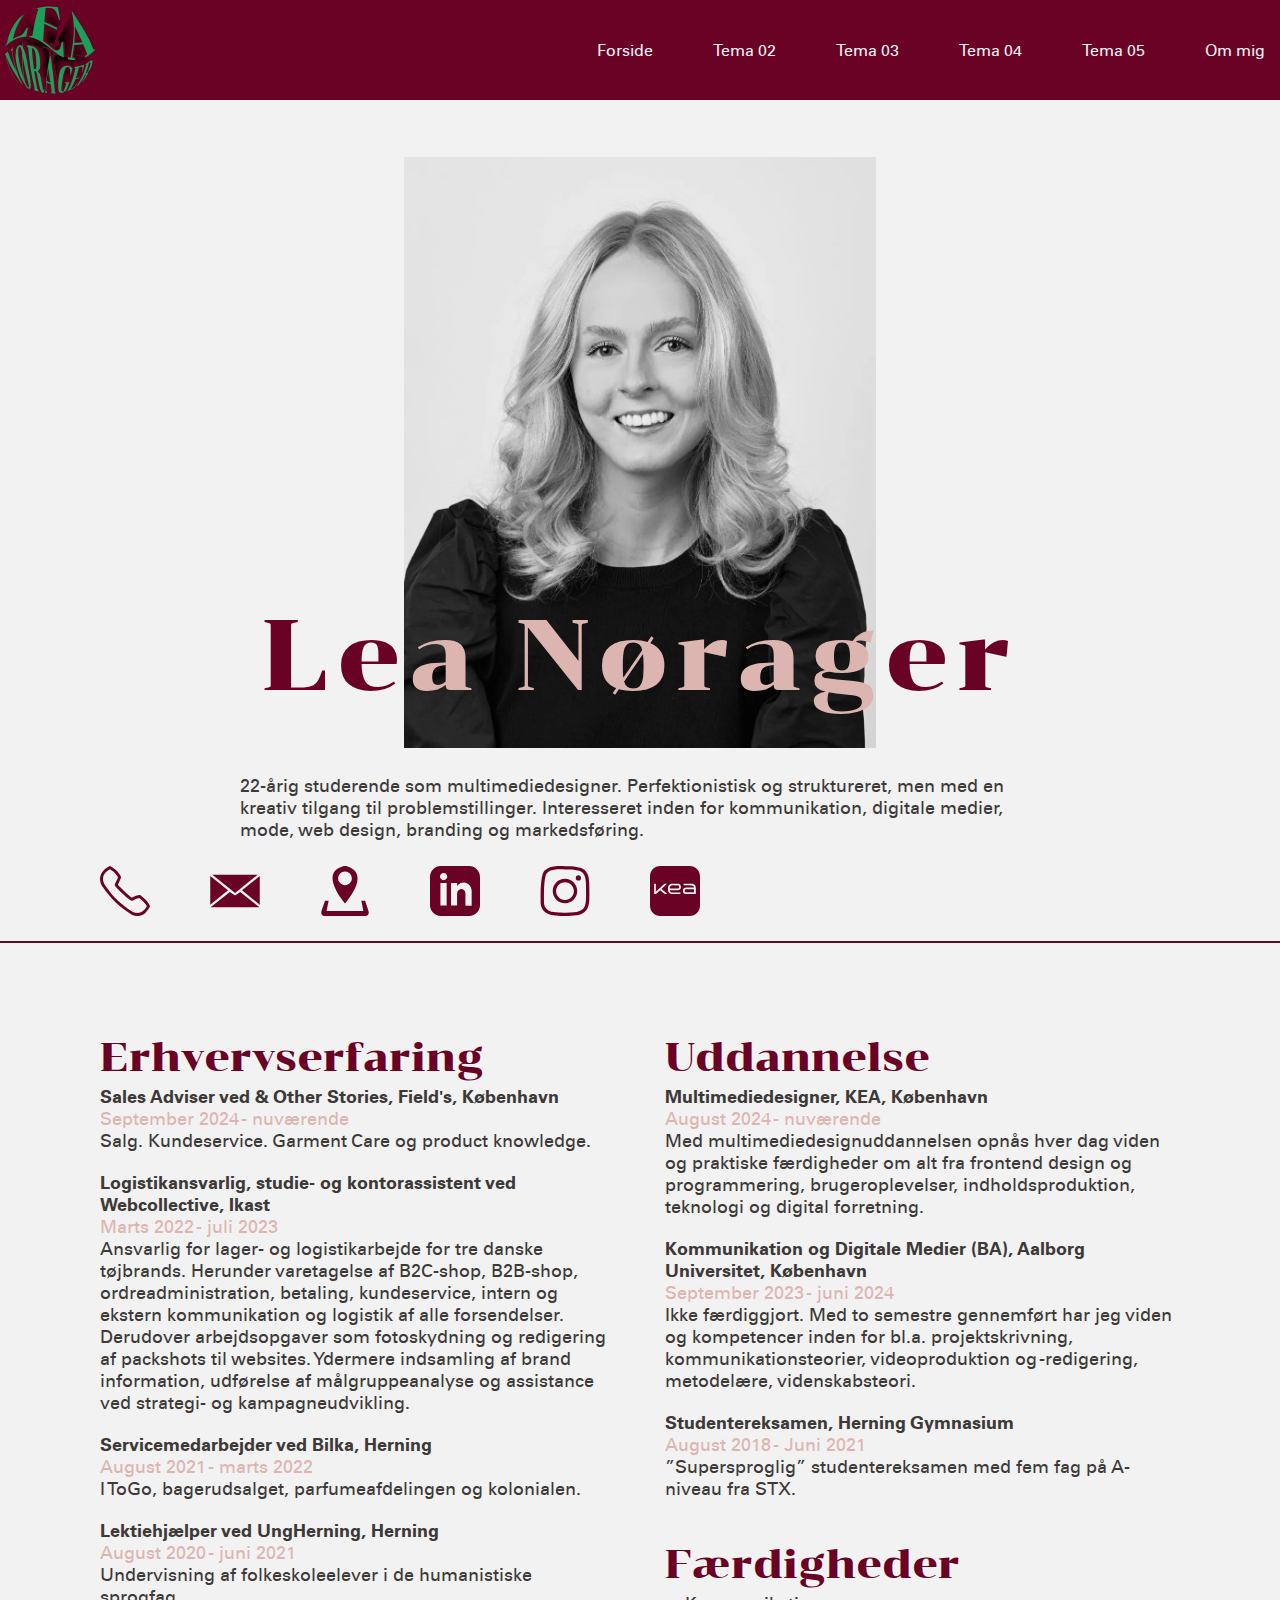
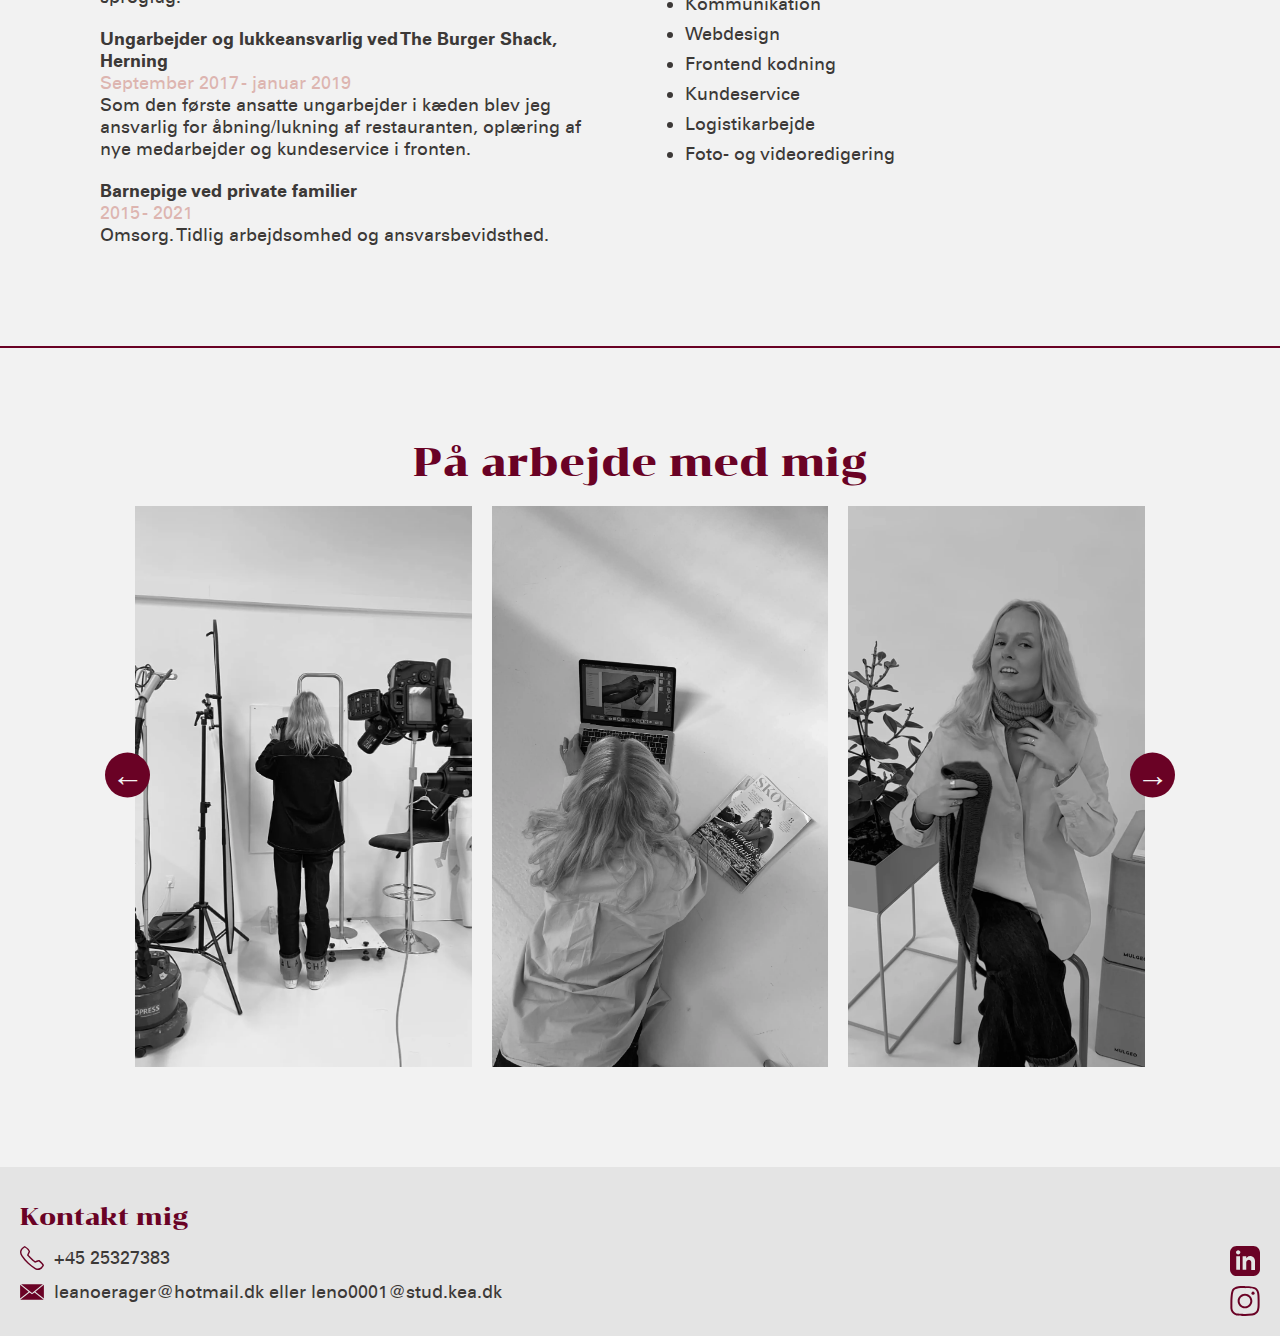
<file: om_mig.html>
<!DOCTYPE html>
<html lang="da">
  <head>
    <meta charset="UTF-8" />
    <meta name="viewport" content="width=device-width, initial-scale=1.0" />
    <title>Om mig</title>
    <link rel="stylesheet" href="css/style.css" />
    <link rel="stylesheet" href="css/layout.css" />
    <!-- Font -->
    <link rel="preconnect" href="https://fonts.googleapis.com" />
    <link rel="preconnect" href="https://fonts.gstatic.com" crossorigin />
    <link href="https://fonts.googleapis.com/css2?family=Chonburi&family=Hind+Madurai:wght@300;400;500;600;700&family=Lora:ital,wght@0,400..700;1,400..700&family=Montserrat:ital,wght@0,100..900;1,100..900&family=Rubik:ital,wght@0,300..900;1,300..900&family=Source+Code+Pro:ital,wght@0,200..900;1,200..900&display=swap" rel="stylesheet" />
    <!-- Favicon -->
    <link rel="apple-touch-icon" sizes="180x180" href="favicon_io/apple-touch-icon.png" />
    <link rel="icon" type="image/png" sizes="32x32" href="favicon_io/favicon-32x32.png" />
    <link rel="icon" type="image/png" sizes="16x16" href="favicon_io/favicon-16x16.png" />
    <link rel="manifest" href="favicon_io/site.webmanifest" />
  </head>
  <body>
    <header>
      <div class="logo">
        <a href="index.html">
          <img src="img/logo.svg" alt="Logo" class="logo-first" />
        </a>
        <a href="index.html">
          <img src="img/logo-green.svg" alt="Logo i grøn" class="logo-hover" />
        </a>
      </div>
      <nav>
        <ul class="menu">
          <li><a href="index.html" class="forside">Forside</a></li>
          <li>
            <a href="02_web.html" class="tema_02">Tema 02</a>
          </li>
          <li>
            <a href="03_ux.html" class="tema_03">Tema 03</a>
          </li>
          <li>
            <a href="04_animation.html" class="tema_04">Tema 04</a>
          </li>
          <li>
            <a href="05_indhold.html" class="tema_05">Tema 05</a>
          </li>
          <li>
            <a href="om_mig.html" class="om_mig">Om mig</a>
          </li>
        </ul>
        <div class="burger">
          <div class="line"></div>
          <div class="line"></div>
          <div class="line"></div>
        </div>
      </nav>
    </header>
    <main>
      <section class="cv-section">
        <div class="cv-div">
          <div class="text-container">
            <h1><span class="overflow">Le</span>a Nørag<span class="overflow">er</span></h1>
          </div>
          <div class="image-container">
            <img src="img/lea-cv.webp" width="1023" height="1280" alt="Billede af Lea Nørager" />
          </div>
        </div>
        <p>22-årig studerende som multimediedesigner. Perfektionistisk og struktureret, men med en kreativ tilgang til problemstillinger. Interesseret inden for kommunikation, digitale medier, mode, web design, branding og markedsføring.</p>
        <div class="kontakt-flyv">
          <a href="tel:+4525327383">
            <img src="img/phone.svg" alt="Telefon ikon" class="flyv-ikon" />
          </a>
          <a href="mailto:leanoerager@hotmail.dk">
            <img src="img/mail.svg" alt="Mail ikon" class="flyv-ikon" />
          </a>
          <a href="https://www.google.dk/maps/place/K%C3%B8benhavn/@55.6713501,12.4286741,11z/data=!3m1!4b1!4m6!3m5!1s0x4652533c5c803d23:0x4dd7edde69467b8!8m2!3d55.6760968!4d12.5683372!16zL20vMDFsZnk?entry=ttu&g_ep=EgoyMDI1MDEwMS4wIKXMDSoASAFQAw%3D%3D">
            <img src="img/location.svg" alt="Lokation ikon" class="flyv-ikon" />
          </a>
          <a href="https://www.linkedin.com/in/lea-nørager-7685a3273/">
            <img src="img/linkedin.svg" alt="Linkedin ikon" class="flyv-ikon" />
          </a>
          <a href="https://www.instagram.com/leanorager/">
            <img src="img/insta.svg" alt="Instagram ikon" class="flyv-ikon" />
          </a>
          <a href="https://kea.dk/uddannelser/erhvervsakademi/multimediedesigner">
            <img src="img/kea.svg" alt="KEA ikon" class="flyv-ikon" />
          </a>
        </div>
      </section>
      <section>
        <div class="grid_1-1 cv-grid">
          <div class="col">
            <h2 class="margin-ekstra">Erhvervserfaring</h2>
            <p class="bold less-padding">Sales Adviser ved & Other Stories, Field's, København</p>
            <p class="light">September 2024 - nuværende</p>
            <p>Salg. Kundeservice. Garment Care og product knowledge.</p>
            <p class="bold">Logistikansvarlig, studie- og kontorassistent ved Webcollective, Ikast</p>
            <p class="light">Marts 2022 - juli 2023</p>
            <p>Ansvarlig for lager- og logistikarbejde for tre danske tøjbrands. Herunder varetagelse af B2C-shop, B2B-shop, ordreadministration, betaling, kundeservice, intern og ekstern kommunikation og logistik af alle forsendelser. Derudover arbejdsopgaver som fotoskydning og redigering af packshots til websites. Ydermere indsamling af brand information, udførelse af målgruppeanalyse og assistance ved strategi- og kampagneudvikling.</p>
            <p class="bold">Servicemedarbejder ved Bilka, Herning</p>
            <p class="light">August 2021 - marts 2022</p>
            <p>I ToGo, bagerudsalget, parfumeafdelingen og kolonialen.</p>
            <p class="bold">Lektiehjælper ved UngHerning, Herning</p>
            <p class="light">August 2020 - juni 2021</p>
            <p>Undervisning af folkeskoleelever i de humanistiske sprogfag.</p>
            <p class="bold">Ungarbejder og lukkeansvarlig ved The Burger Shack, Herning</p>
            <p class="light">September 2017 - januar 2019</p>
            <p>Som den første ansatte ungarbejder i kæden blev jeg ansvarlig for åbning/lukning af restauranten, oplæring af nye medarbejder og kundeservice i fronten.</p>
            <p class="bold">Barnepige ved private familier</p>
            <p class="light">2015 - 2021</p>
            <p>Omsorg. Tidlig arbejdsomhed og ansvarsbevidsthed.</p>
          </div>
          <div class="col">
            <h2 class="margin-ekstra">Uddannelse</h2>
            <p class="bold less-padding">Multimediedesigner, KEA, København</p>
            <p class="light">August 2024 - nuværende</p>
            <p>Med multimediedesignuddannelsen opnås hver dag viden og praktiske færdigheder om alt fra frontend design og programmering, brugeroplevelser, indholdsproduktion, teknologi og digital forretning.</p>
            <p class="bold">Kommunikation og Digitale Medier (BA), Aalborg Universitet, København</p>
            <p class="light">September 2023 - juni 2024</p>
            <p>Ikke færdiggjort. Med to semestre gennemført har jeg viden og kompetencer inden for bl.a. projektskrivning, kommunikationsteorier, videoproduktion og -redigering, metodelære, videnskabsteori.</p>
            <p class="bold">Studentereksamen, Herning Gymnasium</p>
            <p class="light">August 2018 - Juni 2021</p>
            <p>”Supersproglig” studentereksamen med fem fag på A-niveau fra STX.</p>
            <h2 class="margin-ekstra">Færdigheder</h2>
            <ul>
              <li>Kommunikation</li>
              <li>Webdesign</li>
              <li>Frontend kodning</li>
              <li>Kundeservice</li>
              <li>Logistikarbejde</li>
              <li>Foto- og videoredigering</li>
            </ul>
          </div>
        </div>
      </section>
      <section class="cv-section3">
        <h2 class="margin-ekstra">På arbejde med mig</h2>
        <div class="galleri">
          <p class="left-arrow"></p>
          <div class="carousel">
            <img src="img/packshots.webp" width="1179" height="1539" alt="Lea tager packshots" />
            <img src="img/gulv.webp" width="2268" height="4032" alt="Lea ligger med computer" />
            <img src="img/scarf.webp" width="1284" height="2778" alt="Lea viser tørklæder" />
            <img src="img/hello-fresh.webp" width="1284" height="2778" alt="Lea viser Hello Fresh" />
            <img src="img/talking.webp" width="1284" height="2778" alt="Lea taler" />
            <img src="img/sofa.webp" width="1284" height="2778" alt="Lea sidder på sofa" />
          </div>
          <p class="right-arrow"></p>
        </div>
      </section>
    </main>
    <footer>
      <h3>Kontakt mig</h3>
      <div class="footer-content">
        <div class="contact">
          <a href="tel:+4525327383" class="contact-item">
            <img src="img/phone.svg" alt="Telefon ikon" class="icon" />
            <p>+45 25327383</p>
          </a>
          <a href="mailto:leanoerager@hotmail.dk" class="contact-item">
            <img src="img/mail.svg" alt="Mail ikon" class="icon" />
            <p>leanoerager@hotmail.dk eller leno0001@stud.kea.dk</p>
          </a>
        </div>
        <div class="social-media">
          <a href="https://www.linkedin.com/in/lea-nørager-7685a3273/" target="_blank" class="social-icon">
            <img src="img/linkedin.svg" alt="LinkedIn ikon" />
          </a>
          <a href="https://www.instagram.com/leanorager/" target="_blank" class="social-icon">
            <img src="img/insta.svg" alt="Instagram ikon" />
          </a>
        </div>
      </div>
    </footer>
    <script src="js/menu.js"></script>
    <script src="js/slider.js"></script>
  </body>
</html>
</file>
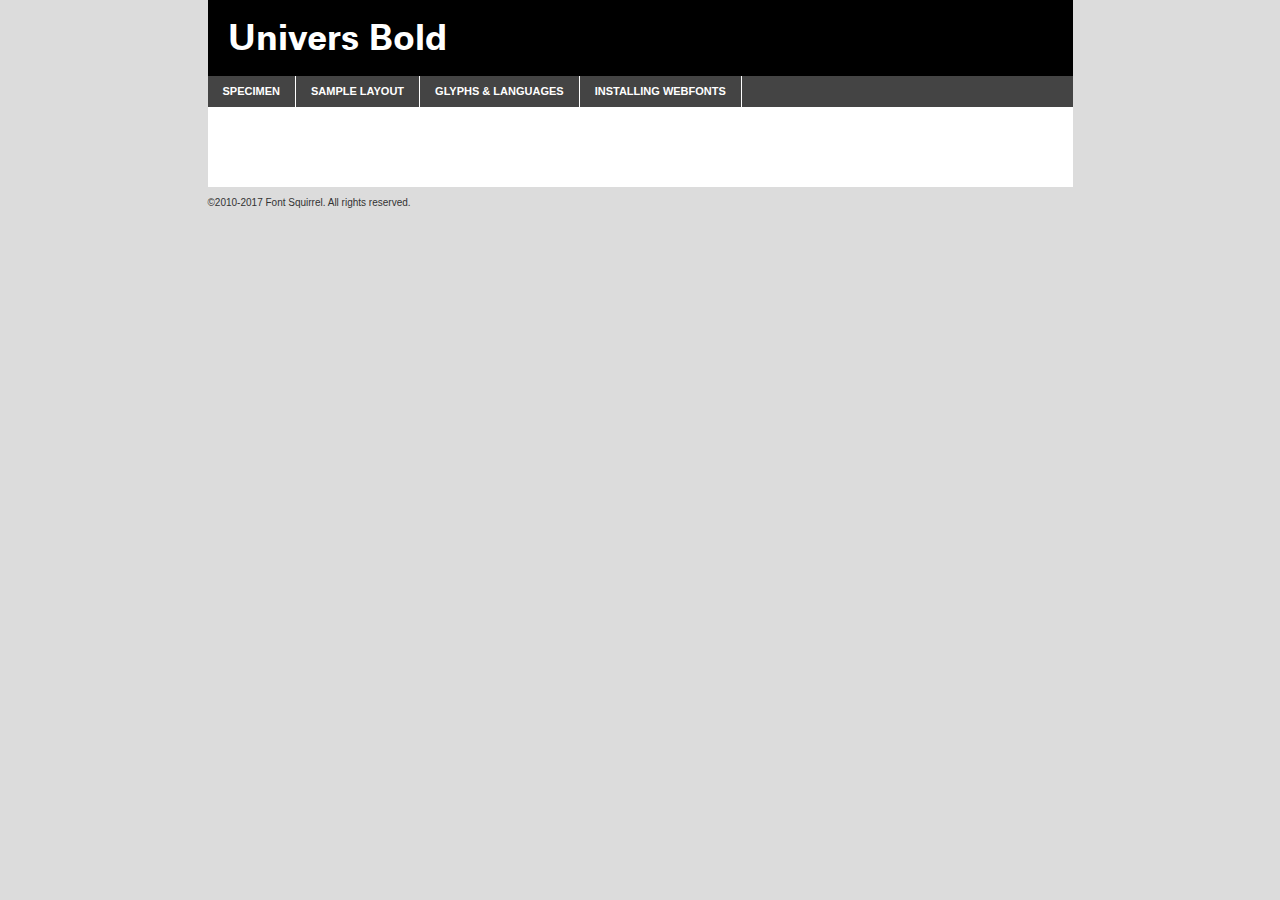
<file: univers-font/universbold-demo.html>
<!DOCTYPE html PUBLIC "-//W3C//DTD XHTML 1.0 Transitional//EN"
        "http://www.w3.org/TR/xhtml1/DTD/xhtml1-transitional.dtd">

<html xmlns="http://www.w3.org/1999/xhtml" xml:lang="en" lang="en">
<head>
    <meta http-equiv="Content-Type" content="text/html; charset=utf-8"/>
    <script src="http://ajax.googleapis.com/ajax/libs/jquery/1.7.2/jquery.min.js" type="text/javascript" charset="utf-8"></script>
    <script type="text/javascript">
		(function($) {
			$.fn.easyTabs = function(option) {
				var param = jQuery.extend({ fadeSpeed: 'fast', defaultContent: 1, activeClass: 'active' }, option);
				$(this).each(function() {
					var thisId = '#' + this.id;
					if ( param.defaultContent == '' )
					{
						param.defaultContent = 1;
					}
					if ( typeof param.defaultContent == 'number' )
					{
						var defaultTab = $(thisId + ' .tabs li:eq(' + (param.defaultContent - 1) + ') a').attr('href').substr(1);
					}
					else
					{
						var defaultTab = param.defaultContent;
					}
					$(thisId + ' .tabs li a').each(function() {
						var tabToHide = $(this).attr('href').substr(1);
						$('#' + tabToHide).addClass('easytabs-tab-content');
					});
					hideAll();
					changeContent(defaultTab);

					function hideAll() {$(thisId + ' .easytabs-tab-content').hide();}

					function changeContent(tabId)
					{
						hideAll();
						$(thisId + ' .tabs li').removeClass(param.activeClass);
						$(thisId + ' .tabs li a[href=#' + tabId + ']').closest('li').addClass(param.activeClass);
						if ( param.fadeSpeed != 'none' )
						{
							$(thisId + ' #' + tabId).fadeIn(param.fadeSpeed);
						}
						else
						{
							$(thisId + ' #' + tabId).show();
						}
					}

					$(thisId + ' .tabs li').click(function() {
						var tabId = $(this).find('a').attr('href').substr(1);
						changeContent(tabId);
						return false;
					});
				});
			}
		})(jQuery);
    </script>
    <link rel="stylesheet" href="specimen_files/specimen_stylesheet.css" type="text/css" charset="utf-8"/>
    <link rel="stylesheet" href="stylesheet.css" type="text/css" charset="utf-8"/>

    <style type="text/css">
        		body {
			font-family: 'universbold';
        		}

            </style>

    <title>Univers Bold Specimen</title>


    <script type="text/javascript" charset="utf-8">
		$(document).ready(function() {
			$('#container').easyTabs({ defaultContent: 1 });
		});
    </script>
</head>

<body>
<div id="container">
    <div id="header">
		Univers Bold    </div>
    <ul class="tabs">
        <li><a href="#specimen">Specimen</a></li>
        <li><a href="#layout">Sample Layout</a></li>
		        <li><a href="#glyphs">Glyphs &amp; Languages</a></li>
        <li><a href="#installing">Installing Webfonts</a></li>

    </ul>

    <div id="main_content">


        <div id="specimen">

            <div class="section">
                <div class="grid12 firstcol">
                    <div class="huge">AaBb</div>
                </div>
            </div>

            <div class="section">
                <div class="glyph_range">A&#x200B;B&#x200b;C&#x200b;D&#x200b;E&#x200b;F&#x200b;G&#x200b;H&#x200b;I&#x200b;J&#x200b;K&#x200b;L&#x200b;M&#x200b;N&#x200b;O&#x200b;P&#x200b;Q&#x200b;R&#x200b;S&#x200b;T&#x200b;U&#x200b;V&#x200b;W&#x200b;X&#x200b;Y&#x200b;Z&#x200b;a&#x200b;b&#x200b;c&#x200b;d&#x200b;e&#x200b;f&#x200b;g&#x200b;h&#x200b;i&#x200b;j&#x200b;k&#x200b;l&#x200b;m&#x200b;n&#x200b;o&#x200b;p&#x200b;q&#x200b;r&#x200b;s&#x200b;t&#x200b;u&#x200b;v&#x200b;w&#x200b;x&#x200b;y&#x200b;z&#x200b;1&#x200b;2&#x200b;3&#x200b;4&#x200b;5&#x200b;6&#x200b;7&#x200b;8&#x200b;9&#x200b;0&#x200b;&amp;&#x200b;.&#x200b;,&#x200b;?&#x200b;!&#x200b;&#64;&#x200b;(&#x200b;)&#x200b;#&#x200b;$&#x200b;%&#x200b;*&#x200b;+&#x200b;-&#x200b;=&#x200b;:&#x200b;;</div>
            </div>
            <div class="section">
                <div class="grid12 firstcol">
                    <table class="sample_table">
                        <tr>
                            <td>10</td>
                            <td class="size10">abcdefghijklmnopqrstuvwxyzABCDEFGHIJKLMNOPQRSTUVWXYZ0123456789abcdefghijklmnopqrstuvwxyzABCDEFGHIJKLMNOPQRSTUVWXYZ0123456789abcdefghijklmnopqrstuvwxyzABCDEFGHIJKLMNOPQRSTUVWXYZ</td>
                        </tr>
                        <tr>
                            <td>11</td>
                            <td class="size11">abcdefghijklmnopqrstuvwxyzABCDEFGHIJKLMNOPQRSTUVWXYZ0123456789abcdefghijklmnopqrstuvwxyzABCDEFGHIJKLMNOPQRSTUVWXYZ0123456789abcdefghijklmnopqrstuvwxyzABCDEFGHIJKLMNOPQRSTUVWXYZ</td>
                        </tr>
                        <tr>
                            <td>12</td>
                            <td class="size12">abcdefghijklmnopqrstuvwxyzABCDEFGHIJKLMNOPQRSTUVWXYZ0123456789abcdefghijklmnopqrstuvwxyzABCDEFGHIJKLMNOPQRSTUVWXYZ0123456789abcdefghijklmnopqrstuvwxyzABCDEFGHIJKLMNOPQRSTUVWXYZ</td>
                        </tr>
                        <tr>
                            <td>13</td>
                            <td class="size13">abcdefghijklmnopqrstuvwxyzABCDEFGHIJKLMNOPQRSTUVWXYZ0123456789abcdefghijklmnopqrstuvwxyzABCDEFGHIJKLMNOPQRSTUVWXYZ0123456789abcdefghijklmnopqrstuvwxyzABCDEFGHIJKLMNOPQRSTUVWXYZ</td>
                        </tr>
                        <tr>
                            <td>14</td>
                            <td class="size14">abcdefghijklmnopqrstuvwxyzABCDEFGHIJKLMNOPQRSTUVWXYZ0123456789abcdefghijklmnopqrstuvwxyzABCDEFGHIJKLMNOPQRSTUVWXYZ0123456789abcdefghijklmnopqrstuvwxyzABCDEFGHIJKLMNOPQRSTUVWXYZ</td>
                        </tr>
                        <tr>
                            <td>16</td>
                            <td class="size16">abcdefghijklmnopqrstuvwxyzABCDEFGHIJKLMNOPQRSTUVWXYZ0123456789abcdefghijklmnopqrstuvwxyzABCDEFGHIJKLMNOPQRSTUVWXYZ</td>
                        </tr>
                        <tr>
                            <td>18</td>
                            <td class="size18">abcdefghijklmnopqrstuvwxyzABCDEFGHIJKLMNOPQRSTUVWXYZ0123456789abcdefghijklmnopqrstuvwxyzABCDEFGHIJKLMNOPQRSTUVWXYZ</td>
                        </tr>
                        <tr>
                            <td>20</td>
                            <td class="size20">abcdefghijklmnopqrstuvwxyzABCDEFGHIJKLMNOPQRSTUVWXYZ0123456789abcdefghijklmnopqrstuvwxyzABCDEFGHIJKLMNOPQRSTUVWXYZ</td>
                        </tr>
                        <tr>
                            <td>24</td>
                            <td class="size24">abcdefghijklmnopqrstuvwxyzABCDEFGHIJKLMNOPQRSTUVWXYZ0123456789abcdefghijklmnopqrstuvwxyzABCDEFGHIJKLMNOPQRSTUVWXYZ</td>
                        </tr>
                        <tr>
                            <td>30</td>
                            <td class="size30">abcdefghijklmnopqrstuvwxyzABCDEFGHIJKLMNOPQRSTUVWXYZ0123456789abcdefghijklmnopqrstuvwxyzABCDEFGHIJKLMNOPQRSTUVWXYZ</td>
                        </tr>
                        <tr>
                            <td>36</td>
                            <td class="size36">abcdefghijklmnopqrstuvwxyzABCDEFGHIJKLMNOPQRSTUVWXYZ0123456789abcdefghijklmnopqrstuvwxyzABCDEFGHIJKLMNOPQRSTUVWXYZ</td>
                        </tr>
                        <tr>
                            <td>48</td>
                            <td class="size48">abcdefghijklmnopqrstuvwxyzABCDEFGHIJKLMNOPQRSTUVWXYZ0123456789abcdefghijklmnopqrstuvwxyzABCDEFGHIJKLMNOPQRSTUVWXYZ</td>
                        </tr>
                        <tr>
                            <td>60</td>
                            <td class="size60">abcdefghijklmnopqrstuvwxyzABCDEFGHIJKLMNOPQRSTUVWXYZ0123456789abcdefghijklmnopqrstuvwxyzABCDEFGHIJKLMNOPQRSTUVWXYZ</td>
                        </tr>
                        <tr>
                            <td>72</td>
                            <td class="size72">abcdefghijklmnopqrstuvwxyzABCDEFGHIJKLMNOPQRSTUVWXYZ0123456789abcdefghijklmnopqrstuvwxyzABCDEFGHIJKLMNOPQRSTUVWXYZ</td>
                        </tr>
                        <tr>
                            <td>90</td>
                            <td class="size90">abcdefghijklmnopqrstuvwxyzABCDEFGHIJKLMNOPQRSTUVWXYZ0123456789abcdefghijklmnopqrstuvwxyzABCDEFGHIJKLMNOPQRSTUVWXYZ</td>
                        </tr>
                    </table>

                </div>

            </div>


            <div class="section" id="bodycomparison">


                <div id="xheight">
                    <div class="fontbody">&#x25FC;&#x25FC;&#x25FC;&#x25FC;&#x25FC;&#x25FC;&#x25FC;&#x25FC;&#x25FC;&#x25FC;&#x25FC;&#x25FC;&#x25FC;&#x25FC;&#x25FC;&#x25FC;&#x25FC;&#x25FC;&#x25FC;&#x25FC;&#x25FC;&#x25FC;&#x25FC;&#x25FC;&#x25FC;&#x25FC;&#x25FC;&#x25FC;&#x25FC;&#x25FC;&#x25FC;&#x25FC;&#x25FC;&#x25FC;&#x25FC;&#x25FC;&#x25FC;&#x25FC;&#x25FC;&#x25FC;&#x25FC;&#x25FC;&#x25FC;&#x25FC;&#x25FC;&#x25FC;&#x25FC;&#x25FC;&#x25FC;&#x25FC;&#x25FC;&#x25FC;&#x25FC;&#x25FC;&#x25FC;&#x25FC;&#x25FC;&#x25FC;&#x25FC;&#x25FC;&#x25FC;&#x25FC;&#x25FC;&#x25FC;&#x25FC;&#x25FC;&#x25FC;&#x25FC;&#x25FC;&#x25FC;&#x25FC;&#x25FC;&#x25FC;&#x25FC;&#x25FC;&#x25FC;&#x25FC;&#x25FC;&#x25FC;&#x25FC;&#x25FC;&#x25FC;&#x25FC;&#x25FC;&#x25FC;&#x25FC;&#x25FC;&#x25FC;&#x25FC;&#x25FC;&#x25FC;&#x25FC;&#x25FC;&#x25FC;&#x25FC;&#x25FC;&#x25FC;&#x25FC;&#x25FC;body</div>
                    <div class="arialbody">body</div>
                    <div class="verdanabody">body</div>
                    <div class="georgiabody">body</div>
                </div>
                <div class="fontbody" style="z-index:1">
                    body<span>Univers Bold</span>
                </div>
                <div class="arialbody" style="z-index:1">
                    body<span>Arial</span>
                </div>
                <div class="verdanabody" style="z-index:1">
                    body<span>Verdana</span>
                </div>
                <div class="georgiabody" style="z-index:1">
                    body<span>Georgia</span>
                </div>


            </div>


            <div class="section psample psample_row1" id="">

                <div class="grid2 firstcol">
                    <p class="size10"><span>10.</span>Aenean lacinia bibendum nulla sed consectetur. Fusce dapibus, tellus ac cursus commodo, tortor mauris condimentum nibh, ut fermentum massa justo sit amet risus. Nullam id dolor id nibh ultricies vehicula ut id elit. Cum sociis natoque penatibus et magnis dis parturient montes, nascetur ridiculus mus. Nulla vitae elit libero, a pharetra augue.</p>

                </div>
                <div class="grid3">
                    <p class="size11"><span>11.</span>Aenean lacinia bibendum nulla sed consectetur. Fusce dapibus, tellus ac cursus commodo, tortor mauris condimentum nibh, ut fermentum massa justo sit amet risus. Nullam id dolor id nibh ultricies vehicula ut id elit. Cum sociis natoque penatibus et magnis dis parturient montes, nascetur ridiculus mus. Nulla vitae elit libero, a pharetra augue.</p>

                </div>
                <div class="grid3">
                    <p class="size12"><span>12.</span>Aenean lacinia bibendum nulla sed consectetur. Fusce dapibus, tellus ac cursus commodo, tortor mauris condimentum nibh, ut fermentum massa justo sit amet risus. Nullam id dolor id nibh ultricies vehicula ut id elit. Cum sociis natoque penatibus et magnis dis parturient montes, nascetur ridiculus mus. Nulla vitae elit libero, a pharetra augue.</p>

                </div>
                <div class="grid4">
                    <p class="size13"><span>13.</span>Aenean lacinia bibendum nulla sed consectetur. Fusce dapibus, tellus ac cursus commodo, tortor mauris condimentum nibh, ut fermentum massa justo sit amet risus. Nullam id dolor id nibh ultricies vehicula ut id elit. Cum sociis natoque penatibus et magnis dis parturient montes, nascetur ridiculus mus. Nulla vitae elit libero, a pharetra augue.</p>

                </div>
                <div class="white_blend"></div>

            </div>
            <div class="section psample psample_row2" id="">
                <div class="grid3 firstcol">
                    <p class="size14"><span>14.</span>Aenean lacinia bibendum nulla sed consectetur. Fusce dapibus, tellus ac cursus commodo, tortor mauris condimentum nibh, ut fermentum massa justo sit amet risus. Nullam id dolor id nibh ultricies vehicula ut id elit. Cum sociis natoque penatibus et magnis dis parturient montes, nascetur ridiculus mus. Nulla vitae elit libero, a pharetra augue.</p>

                </div>
                <div class="grid4">
                    <p class="size16"><span>16.</span>Aenean lacinia bibendum nulla sed consectetur. Fusce dapibus, tellus ac cursus commodo, tortor mauris condimentum nibh, ut fermentum massa justo sit amet risus. Nullam id dolor id nibh ultricies vehicula ut id elit. Cum sociis natoque penatibus et magnis dis parturient montes, nascetur ridiculus mus. Nulla vitae elit libero, a pharetra augue.</p>

                </div>
                <div class="grid5">
                    <p class="size18"><span>18.</span>Aenean lacinia bibendum nulla sed consectetur. Fusce dapibus, tellus ac cursus commodo, tortor mauris condimentum nibh, ut fermentum massa justo sit amet risus. Nullam id dolor id nibh ultricies vehicula ut id elit. Cum sociis natoque penatibus et magnis dis parturient montes, nascetur ridiculus mus. Nulla vitae elit libero, a pharetra augue.</p>

                </div>

                <div class="white_blend"></div>

            </div>

            <div class="section psample psample_row3" id="">
                <div class="grid5 firstcol">
                    <p class="size20"><span>20.</span>Aenean lacinia bibendum nulla sed consectetur. Fusce dapibus, tellus ac cursus commodo, tortor mauris condimentum nibh, ut fermentum massa justo sit amet risus. Nullam id dolor id nibh ultricies vehicula ut id elit. Cum sociis natoque penatibus et magnis dis parturient montes, nascetur ridiculus mus. Nulla vitae elit libero, a pharetra augue.</p>
                </div>
                <div class="grid7">
                    <p class="size24"><span>24.</span>Aenean lacinia bibendum nulla sed consectetur. Fusce dapibus, tellus ac cursus commodo, tortor mauris condimentum nibh, ut fermentum massa justo sit amet risus. Nullam id dolor id nibh ultricies vehicula ut id elit. Cum sociis natoque penatibus et magnis dis parturient montes, nascetur ridiculus mus. Nulla vitae elit libero, a pharetra augue.</p>
                </div>

                <div class="white_blend"></div>

            </div>

            <div class="section psample psample_row4" id="">
                <div class="grid12 firstcol">
                    <p class="size30"><span>30.</span>Aenean lacinia bibendum nulla sed consectetur. Fusce dapibus, tellus ac cursus commodo, tortor mauris condimentum nibh, ut fermentum massa justo sit amet risus. Nullam id dolor id nibh ultricies vehicula ut id elit. Cum sociis natoque penatibus et magnis dis parturient montes, nascetur ridiculus mus. Nulla vitae elit libero, a pharetra augue.</p>
                </div>
                <div class="white_blend"></div>

            </div>


            <div class="section psample psample_row1 fullreverse">
                <div class="grid2 firstcol">
                    <p class="size10"><span>10.</span>Aenean lacinia bibendum nulla sed consectetur. Fusce dapibus, tellus ac cursus commodo, tortor mauris condimentum nibh, ut fermentum massa justo sit amet risus. Nullam id dolor id nibh ultricies vehicula ut id elit. Cum sociis natoque penatibus et magnis dis parturient montes, nascetur ridiculus mus. Nulla vitae elit libero, a pharetra augue.</p>

                </div>
                <div class="grid3">
                    <p class="size11"><span>11.</span>Aenean lacinia bibendum nulla sed consectetur. Fusce dapibus, tellus ac cursus commodo, tortor mauris condimentum nibh, ut fermentum massa justo sit amet risus. Nullam id dolor id nibh ultricies vehicula ut id elit. Cum sociis natoque penatibus et magnis dis parturient montes, nascetur ridiculus mus. Nulla vitae elit libero, a pharetra augue.</p>

                </div>
                <div class="grid3">
                    <p class="size12"><span>12.</span>Aenean lacinia bibendum nulla sed consectetur. Fusce dapibus, tellus ac cursus commodo, tortor mauris condimentum nibh, ut fermentum massa justo sit amet risus. Nullam id dolor id nibh ultricies vehicula ut id elit. Cum sociis natoque penatibus et magnis dis parturient montes, nascetur ridiculus mus. Nulla vitae elit libero, a pharetra augue.</p>

                </div>
                <div class="grid4">
                    <p class="size13"><span>13.</span>Aenean lacinia bibendum nulla sed consectetur. Fusce dapibus, tellus ac cursus commodo, tortor mauris condimentum nibh, ut fermentum massa justo sit amet risus. Nullam id dolor id nibh ultricies vehicula ut id elit. Cum sociis natoque penatibus et magnis dis parturient montes, nascetur ridiculus mus. Nulla vitae elit libero, a pharetra augue.</p>

                </div>
                <div class="black_blend"></div>

            </div>

            <div class="section psample psample_row2 fullreverse">
                <div class="grid3 firstcol">
                    <p class="size14"><span>14.</span>Aenean lacinia bibendum nulla sed consectetur. Fusce dapibus, tellus ac cursus commodo, tortor mauris condimentum nibh, ut fermentum massa justo sit amet risus. Nullam id dolor id nibh ultricies vehicula ut id elit. Cum sociis natoque penatibus et magnis dis parturient montes, nascetur ridiculus mus. Nulla vitae elit libero, a pharetra augue.</p>

                </div>
                <div class="grid4">
                    <p class="size16"><span>16.</span>Aenean lacinia bibendum nulla sed consectetur. Fusce dapibus, tellus ac cursus commodo, tortor mauris condimentum nibh, ut fermentum massa justo sit amet risus. Nullam id dolor id nibh ultricies vehicula ut id elit. Cum sociis natoque penatibus et magnis dis parturient montes, nascetur ridiculus mus. Nulla vitae elit libero, a pharetra augue.</p>

                </div>
                <div class="grid5">
                    <p class="size18"><span>18.</span>Aenean lacinia bibendum nulla sed consectetur. Fusce dapibus, tellus ac cursus commodo, tortor mauris condimentum nibh, ut fermentum massa justo sit amet risus. Nullam id dolor id nibh ultricies vehicula ut id elit. Cum sociis natoque penatibus et magnis dis parturient montes, nascetur ridiculus mus. Nulla vitae elit libero, a pharetra augue.</p>

                </div>
                <div class="black_blend"></div>

            </div>

            <div class="section psample fullreverse psample_row3" id="">
                <div class="grid5 firstcol">
                    <p class="size20"><span>20.</span>Aenean lacinia bibendum nulla sed consectetur. Fusce dapibus, tellus ac cursus commodo, tortor mauris condimentum nibh, ut fermentum massa justo sit amet risus. Nullam id dolor id nibh ultricies vehicula ut id elit. Cum sociis natoque penatibus et magnis dis parturient montes, nascetur ridiculus mus. Nulla vitae elit libero, a pharetra augue.</p>
                </div>
                <div class="grid7">
                    <p class="size24"><span>24.</span>Aenean lacinia bibendum nulla sed consectetur. Fusce dapibus, tellus ac cursus commodo, tortor mauris condimentum nibh, ut fermentum massa justo sit amet risus. Nullam id dolor id nibh ultricies vehicula ut id elit. Cum sociis natoque penatibus et magnis dis parturient montes, nascetur ridiculus mus. Nulla vitae elit libero, a pharetra augue.</p>
                </div>

                <div class="black_blend"></div>

            </div>

            <div class="section psample fullreverse psample_row4" id="" style="border-bottom: 20px #000 solid;">
                <div class="grid12 firstcol">
                    <p class="size30"><span>30.</span>Aenean lacinia bibendum nulla sed consectetur. Fusce dapibus, tellus ac cursus commodo, tortor mauris condimentum nibh, ut fermentum massa justo sit amet risus. Nullam id dolor id nibh ultricies vehicula ut id elit. Cum sociis natoque penatibus et magnis dis parturient montes, nascetur ridiculus mus. Nulla vitae elit libero, a pharetra augue.</p>
                </div>
                <div class="black_blend"></div>

            </div>


        </div>

        <div id="layout">

            <div class="section">

                <div class="grid12 firstcol">
                    <h1>Lorem Ipsum Dolor</h1>
                    <h2>Etiam porta sem malesuada magna mollis euismod</h2>

                    <p class="byline">By <a href="#link">Aenean Lacinia</a></p>
                </div>
            </div>
            <div class="section">
                <div class="grid8 firstcol">
                    <p class="large">Donec sed odio dui. Morbi leo risus, porta ac consectetur ac, vestibulum at eros. Fusce dapibus, tellus ac cursus commodo, tortor mauris condimentum nibh, ut fermentum massa justo sit amet risus. </p>


                    <h3>Pellentesque ornare sem</h3>

                    <p>Maecenas sed diam eget risus varius blandit sit amet non magna. Maecenas faucibus mollis interdum. Donec ullamcorper nulla non metus auctor fringilla. Nullam id dolor id nibh ultricies vehicula ut id elit. Nullam id dolor id nibh ultricies vehicula ut id elit. </p>

                    <p>Aenean eu leo quam. Pellentesque ornare sem lacinia quam venenatis vestibulum. Lorem ipsum dolor sit amet, consectetur adipiscing elit. Cum sociis natoque penatibus et magnis dis parturient montes, nascetur ridiculus mus. </p>

                    <p>Nulla vitae elit libero, a pharetra augue. Praesent commodo cursus magna, vel scelerisque nisl consectetur et. Aenean lacinia bibendum nulla sed consectetur. </p>

                    <p>Nullam quis risus eget urna mollis ornare vel eu leo. Nullam quis risus eget urna mollis ornare vel eu leo. Maecenas sed diam eget risus varius blandit sit amet non magna. Donec ullamcorper nulla non metus auctor fringilla. </p>

                    <h3>Cras mattis consectetur</h3>

                    <p>Aenean eu leo quam. Pellentesque ornare sem lacinia quam venenatis vestibulum. Aenean lacinia bibendum nulla sed consectetur. Integer posuere erat a ante venenatis dapibus posuere velit aliquet. Cras mattis consectetur purus sit amet fermentum. </p>

                    <p>Nullam id dolor id nibh ultricies vehicula ut id elit. Nullam quis risus eget urna mollis ornare vel eu leo. Cras mattis consectetur purus sit amet fermentum.</p>
                </div>

                <div class="grid4 sidebar">

                    <div class="box reverse">
                        <p class="last">Nullam quis risus eget urna mollis ornare vel eu leo. Donec ullamcorper nulla non metus auctor fringilla. Cras mattis consectetur purus sit amet fermentum. Sed posuere consectetur est at lobortis. Lorem ipsum dolor sit amet, consectetur adipiscing elit. </p>
                    </div>

                    <p class="caption">Maecenas sed diam eget risus varius.</p>

                    <p>Vestibulum id ligula porta felis euismod semper. Integer posuere erat a ante venenatis dapibus posuere velit aliquet. Vestibulum id ligula porta felis euismod semper. Sed posuere consectetur est at lobortis. Maecenas sed diam eget risus varius blandit sit amet non magna. Fusce dapibus, tellus ac cursus commodo, tortor mauris condimentum nibh, ut fermentum massa justo sit amet risus. </p>


                    <p>Duis mollis, est non commodo luctus, nisi erat porttitor ligula, eget lacinia odio sem nec elit. Aenean lacinia bibendum nulla sed consectetur. Vivamus sagittis lacus vel augue laoreet rutrum faucibus dolor auctor. Aenean lacinia bibendum nulla sed consectetur. Nullam quis risus eget urna mollis ornare vel eu leo. </p>

                    <p>Praesent commodo cursus magna, vel scelerisque nisl consectetur et. Donec ullamcorper nulla non metus auctor fringilla. Maecenas faucibus mollis interdum. Fusce dapibus, tellus ac cursus commodo, tortor mauris condimentum nibh, ut fermentum massa justo sit amet risus. </p>

                </div>
            </div>

        </div>


		

        <div id="glyphs">
            <div class="section">
                <div class="grid12 firstcol">

                    <h1>Language Support</h1>
                    <p>The subset of Univers Bold in this kit supports the following languages:<br/>

						Albanian, Basque, Breton, Chamorro, Danish, Dutch, English, Faroese, Finnish, French, Frisian, Galician, German, Icelandic, Italian, Malagasy, Norwegian, Portuguese, Spanish, Alsatian, Aragonese, Arapaho, Arrernte, Asturian, Aymara, Bislama, Cebuano, Corsican, Fijian, French_creole, Genoese, Gilbertese, Greenlandic, Haitian_creole, Hiligaynon, Hmong, Hopi, Ibanag, Iloko_ilokano, Indonesian, Interglossa_glosa, Interlingua, Irish_gaelic, Jerriais, Lojban, Lombard, Luxembourgeois, Manx, Mohawk, Norfolk_pitcairnese, Occitan, Oromo, Pangasinan, Papiamento, Piedmontese, Potawatomi, Rhaeto-romance, Romansh, Rotokas, Sami_lule, Samoan, Sardinian, Scots_gaelic, Seychelles_creole, Shona, Sicilian, Somali, Southern_ndebele, Swahili, Swati_swazi, Tagalog_filipino_pilipino, Tetum, Tok_pisin, Uyghur_latinized, Volapuk, Walloon, Warlpiri, Xhosa, Yapese, Zulu, Latinbasic, Ubasic, Demo                    </p>
                    <h1>Glyph Chart</h1>
                    <p>The subset of Univers Bold in this kit includes all the glyphs listed below. Unicode entities are included above each glyph to help you insert individual characters into your layout.</p>
                    <div id="glyph_chart">

																				                                <div><p>&amp;#32;</p>&#32;</div>
																				                                <div><p>&amp;#33;</p>&#33;</div>
																				                                <div><p>&amp;#34;</p>&#34;</div>
																				                                <div><p>&amp;#35;</p>&#35;</div>
																				                                <div><p>&amp;#36;</p>&#36;</div>
																				                                <div><p>&amp;#37;</p>&#37;</div>
																				                                <div><p>&amp;#38;</p>&#38;</div>
																				                                <div><p>&amp;#39;</p>&#39;</div>
																				                                <div><p>&amp;#40;</p>&#40;</div>
																				                                <div><p>&amp;#41;</p>&#41;</div>
																				                                <div><p>&amp;#42;</p>&#42;</div>
																				                                <div><p>&amp;#43;</p>&#43;</div>
																				                                <div><p>&amp;#44;</p>&#44;</div>
																				                                <div><p>&amp;#45;</p>&#45;</div>
																				                                <div><p>&amp;#46;</p>&#46;</div>
																				                                <div><p>&amp;#47;</p>&#47;</div>
																				                                <div><p>&amp;#48;</p>&#48;</div>
																				                                <div><p>&amp;#49;</p>&#49;</div>
																				                                <div><p>&amp;#50;</p>&#50;</div>
																				                                <div><p>&amp;#51;</p>&#51;</div>
																				                                <div><p>&amp;#52;</p>&#52;</div>
																				                                <div><p>&amp;#53;</p>&#53;</div>
																				                                <div><p>&amp;#54;</p>&#54;</div>
																				                                <div><p>&amp;#55;</p>&#55;</div>
																				                                <div><p>&amp;#56;</p>&#56;</div>
																				                                <div><p>&amp;#57;</p>&#57;</div>
																				                                <div><p>&amp;#58;</p>&#58;</div>
																				                                <div><p>&amp;#59;</p>&#59;</div>
																				                                <div><p>&amp;#60;</p>&#60;</div>
																				                                <div><p>&amp;#61;</p>&#61;</div>
																				                                <div><p>&amp;#62;</p>&#62;</div>
																				                                <div><p>&amp;#63;</p>&#63;</div>
																				                                <div><p>&amp;#64;</p>&#64;</div>
																				                                <div><p>&amp;#65;</p>&#65;</div>
																				                                <div><p>&amp;#66;</p>&#66;</div>
																				                                <div><p>&amp;#67;</p>&#67;</div>
																				                                <div><p>&amp;#68;</p>&#68;</div>
																				                                <div><p>&amp;#69;</p>&#69;</div>
																				                                <div><p>&amp;#70;</p>&#70;</div>
																				                                <div><p>&amp;#71;</p>&#71;</div>
																				                                <div><p>&amp;#72;</p>&#72;</div>
																				                                <div><p>&amp;#73;</p>&#73;</div>
																				                                <div><p>&amp;#74;</p>&#74;</div>
																				                                <div><p>&amp;#75;</p>&#75;</div>
																				                                <div><p>&amp;#76;</p>&#76;</div>
																				                                <div><p>&amp;#77;</p>&#77;</div>
																				                                <div><p>&amp;#78;</p>&#78;</div>
																				                                <div><p>&amp;#79;</p>&#79;</div>
																				                                <div><p>&amp;#80;</p>&#80;</div>
																				                                <div><p>&amp;#81;</p>&#81;</div>
																				                                <div><p>&amp;#82;</p>&#82;</div>
																				                                <div><p>&amp;#83;</p>&#83;</div>
																				                                <div><p>&amp;#84;</p>&#84;</div>
																				                                <div><p>&amp;#85;</p>&#85;</div>
																				                                <div><p>&amp;#86;</p>&#86;</div>
																				                                <div><p>&amp;#87;</p>&#87;</div>
																				                                <div><p>&amp;#88;</p>&#88;</div>
																				                                <div><p>&amp;#89;</p>&#89;</div>
																				                                <div><p>&amp;#90;</p>&#90;</div>
																				                                <div><p>&amp;#91;</p>&#91;</div>
																				                                <div><p>&amp;#92;</p>&#92;</div>
																				                                <div><p>&amp;#93;</p>&#93;</div>
																				                                <div><p>&amp;#94;</p>&#94;</div>
																				                                <div><p>&amp;#95;</p>&#95;</div>
																				                                <div><p>&amp;#96;</p>&#96;</div>
																				                                <div><p>&amp;#97;</p>&#97;</div>
																				                                <div><p>&amp;#98;</p>&#98;</div>
																				                                <div><p>&amp;#99;</p>&#99;</div>
																				                                <div><p>&amp;#100;</p>&#100;</div>
																				                                <div><p>&amp;#101;</p>&#101;</div>
																				                                <div><p>&amp;#102;</p>&#102;</div>
																				                                <div><p>&amp;#103;</p>&#103;</div>
																				                                <div><p>&amp;#104;</p>&#104;</div>
																				                                <div><p>&amp;#105;</p>&#105;</div>
																				                                <div><p>&amp;#106;</p>&#106;</div>
																				                                <div><p>&amp;#107;</p>&#107;</div>
																				                                <div><p>&amp;#108;</p>&#108;</div>
																				                                <div><p>&amp;#109;</p>&#109;</div>
																				                                <div><p>&amp;#110;</p>&#110;</div>
																				                                <div><p>&amp;#111;</p>&#111;</div>
																				                                <div><p>&amp;#112;</p>&#112;</div>
																				                                <div><p>&amp;#113;</p>&#113;</div>
																				                                <div><p>&amp;#114;</p>&#114;</div>
																				                                <div><p>&amp;#115;</p>&#115;</div>
																				                                <div><p>&amp;#116;</p>&#116;</div>
																				                                <div><p>&amp;#117;</p>&#117;</div>
																				                                <div><p>&amp;#118;</p>&#118;</div>
																				                                <div><p>&amp;#119;</p>&#119;</div>
																				                                <div><p>&amp;#120;</p>&#120;</div>
																				                                <div><p>&amp;#121;</p>&#121;</div>
																				                                <div><p>&amp;#122;</p>&#122;</div>
																				                                <div><p>&amp;#123;</p>&#123;</div>
																				                                <div><p>&amp;#124;</p>&#124;</div>
																				                                <div><p>&amp;#125;</p>&#125;</div>
																				                                <div><p>&amp;#126;</p>&#126;</div>
																				                                <div><p>&amp;#160;</p>&#160;</div>
																				                                <div><p>&amp;#161;</p>&#161;</div>
																				                                <div><p>&amp;#162;</p>&#162;</div>
																				                                <div><p>&amp;#163;</p>&#163;</div>
																				                                <div><p>&amp;#164;</p>&#164;</div>
																				                                <div><p>&amp;#165;</p>&#165;</div>
																				                                <div><p>&amp;#166;</p>&#166;</div>
																				                                <div><p>&amp;#167;</p>&#167;</div>
																				                                <div><p>&amp;#168;</p>&#168;</div>
																				                                <div><p>&amp;#169;</p>&#169;</div>
																				                                <div><p>&amp;#170;</p>&#170;</div>
																				                                <div><p>&amp;#171;</p>&#171;</div>
																				                                <div><p>&amp;#172;</p>&#172;</div>
																				                                <div><p>&amp;#173;</p>&#173;</div>
																				                                <div><p>&amp;#174;</p>&#174;</div>
																				                                <div><p>&amp;#175;</p>&#175;</div>
																				                                <div><p>&amp;#176;</p>&#176;</div>
																				                                <div><p>&amp;#177;</p>&#177;</div>
																				                                <div><p>&amp;#178;</p>&#178;</div>
																				                                <div><p>&amp;#179;</p>&#179;</div>
																				                                <div><p>&amp;#180;</p>&#180;</div>
																				                                <div><p>&amp;#181;</p>&#181;</div>
																				                                <div><p>&amp;#182;</p>&#182;</div>
																				                                <div><p>&amp;#183;</p>&#183;</div>
																				                                <div><p>&amp;#184;</p>&#184;</div>
																				                                <div><p>&amp;#185;</p>&#185;</div>
																				                                <div><p>&amp;#186;</p>&#186;</div>
																				                                <div><p>&amp;#187;</p>&#187;</div>
																				                                <div><p>&amp;#188;</p>&#188;</div>
																				                                <div><p>&amp;#189;</p>&#189;</div>
																				                                <div><p>&amp;#190;</p>&#190;</div>
																				                                <div><p>&amp;#191;</p>&#191;</div>
																				                                <div><p>&amp;#192;</p>&#192;</div>
																				                                <div><p>&amp;#193;</p>&#193;</div>
																				                                <div><p>&amp;#194;</p>&#194;</div>
																				                                <div><p>&amp;#195;</p>&#195;</div>
																				                                <div><p>&amp;#196;</p>&#196;</div>
																				                                <div><p>&amp;#197;</p>&#197;</div>
																				                                <div><p>&amp;#198;</p>&#198;</div>
																				                                <div><p>&amp;#199;</p>&#199;</div>
																				                                <div><p>&amp;#200;</p>&#200;</div>
																				                                <div><p>&amp;#201;</p>&#201;</div>
																				                                <div><p>&amp;#202;</p>&#202;</div>
																				                                <div><p>&amp;#203;</p>&#203;</div>
																				                                <div><p>&amp;#204;</p>&#204;</div>
																				                                <div><p>&amp;#205;</p>&#205;</div>
																				                                <div><p>&amp;#206;</p>&#206;</div>
																				                                <div><p>&amp;#207;</p>&#207;</div>
																				                                <div><p>&amp;#208;</p>&#208;</div>
																				                                <div><p>&amp;#209;</p>&#209;</div>
																				                                <div><p>&amp;#210;</p>&#210;</div>
																				                                <div><p>&amp;#211;</p>&#211;</div>
																				                                <div><p>&amp;#212;</p>&#212;</div>
																				                                <div><p>&amp;#213;</p>&#213;</div>
																				                                <div><p>&amp;#214;</p>&#214;</div>
																				                                <div><p>&amp;#215;</p>&#215;</div>
																				                                <div><p>&amp;#216;</p>&#216;</div>
																				                                <div><p>&amp;#217;</p>&#217;</div>
																				                                <div><p>&amp;#218;</p>&#218;</div>
																				                                <div><p>&amp;#219;</p>&#219;</div>
																				                                <div><p>&amp;#220;</p>&#220;</div>
																				                                <div><p>&amp;#221;</p>&#221;</div>
																				                                <div><p>&amp;#222;</p>&#222;</div>
																				                                <div><p>&amp;#223;</p>&#223;</div>
																				                                <div><p>&amp;#224;</p>&#224;</div>
																				                                <div><p>&amp;#225;</p>&#225;</div>
																				                                <div><p>&amp;#226;</p>&#226;</div>
																				                                <div><p>&amp;#227;</p>&#227;</div>
																				                                <div><p>&amp;#228;</p>&#228;</div>
																				                                <div><p>&amp;#229;</p>&#229;</div>
																				                                <div><p>&amp;#230;</p>&#230;</div>
																				                                <div><p>&amp;#231;</p>&#231;</div>
																				                                <div><p>&amp;#232;</p>&#232;</div>
																				                                <div><p>&amp;#233;</p>&#233;</div>
																				                                <div><p>&amp;#234;</p>&#234;</div>
																				                                <div><p>&amp;#235;</p>&#235;</div>
																				                                <div><p>&amp;#236;</p>&#236;</div>
																				                                <div><p>&amp;#237;</p>&#237;</div>
																				                                <div><p>&amp;#238;</p>&#238;</div>
																				                                <div><p>&amp;#239;</p>&#239;</div>
																				                                <div><p>&amp;#240;</p>&#240;</div>
																				                                <div><p>&amp;#241;</p>&#241;</div>
																				                                <div><p>&amp;#242;</p>&#242;</div>
																				                                <div><p>&amp;#243;</p>&#243;</div>
																				                                <div><p>&amp;#244;</p>&#244;</div>
																				                                <div><p>&amp;#245;</p>&#245;</div>
																				                                <div><p>&amp;#246;</p>&#246;</div>
																				                                <div><p>&amp;#247;</p>&#247;</div>
																				                                <div><p>&amp;#248;</p>&#248;</div>
																				                                <div><p>&amp;#249;</p>&#249;</div>
																				                                <div><p>&amp;#250;</p>&#250;</div>
																				                                <div><p>&amp;#251;</p>&#251;</div>
																				                                <div><p>&amp;#252;</p>&#252;</div>
																				                                <div><p>&amp;#253;</p>&#253;</div>
																				                                <div><p>&amp;#254;</p>&#254;</div>
																				                                <div><p>&amp;#255;</p>&#255;</div>
																				                                <div><p>&amp;#338;</p>&#338;</div>
																				                                <div><p>&amp;#339;</p>&#339;</div>
																				                                <div><p>&amp;#376;</p>&#376;</div>
																				                                <div><p>&amp;#710;</p>&#710;</div>
																				                                <div><p>&amp;#732;</p>&#732;</div>
																				                                <div><p>&amp;#8192;</p>&#8192;</div>
																				                                <div><p>&amp;#8193;</p>&#8193;</div>
																				                                <div><p>&amp;#8194;</p>&#8194;</div>
																				                                <div><p>&amp;#8195;</p>&#8195;</div>
																				                                <div><p>&amp;#8196;</p>&#8196;</div>
																				                                <div><p>&amp;#8197;</p>&#8197;</div>
																				                                <div><p>&amp;#8198;</p>&#8198;</div>
																				                                <div><p>&amp;#8199;</p>&#8199;</div>
																				                                <div><p>&amp;#8200;</p>&#8200;</div>
																				                                <div><p>&amp;#8201;</p>&#8201;</div>
																				                                <div><p>&amp;#8202;</p>&#8202;</div>
																				                                <div><p>&amp;#8208;</p>&#8208;</div>
																				                                <div><p>&amp;#8209;</p>&#8209;</div>
																				                                <div><p>&amp;#8210;</p>&#8210;</div>
																				                                <div><p>&amp;#8211;</p>&#8211;</div>
																				                                <div><p>&amp;#8212;</p>&#8212;</div>
																				                                <div><p>&amp;#8216;</p>&#8216;</div>
																				                                <div><p>&amp;#8217;</p>&#8217;</div>
																				                                <div><p>&amp;#8218;</p>&#8218;</div>
																				                                <div><p>&amp;#8220;</p>&#8220;</div>
																				                                <div><p>&amp;#8221;</p>&#8221;</div>
																				                                <div><p>&amp;#8222;</p>&#8222;</div>
																				                                <div><p>&amp;#8226;</p>&#8226;</div>
																				                                <div><p>&amp;#8230;</p>&#8230;</div>
																				                                <div><p>&amp;#8239;</p>&#8239;</div>
																				                                <div><p>&amp;#8249;</p>&#8249;</div>
																				                                <div><p>&amp;#8250;</p>&#8250;</div>
																				                                <div><p>&amp;#8287;</p>&#8287;</div>
																				                                <div><p>&amp;#8364;</p>&#8364;</div>
																				                                <div><p>&amp;#8482;</p>&#8482;</div>
																				                                <div><p>&amp;#9724;</p>&#9724;</div>
																																																										                    </div>
                </div>


            </div>
        </div>


        <div id="specs">

        </div>

        <div id="installing">
            <div class="section">
                <div class="grid7 firstcol">
                    <h1>Installing Webfonts</h1>

                    <p>Webfonts are supported by all major browser platforms but not all in the same way. There are currently four different font formats that must be included in order to target all browsers. This includes TTF, WOFF, EOT and SVG.</p>

                    <h2>1. Upload your webfonts</h2>
                    <p>You must upload your webfont kit to your website. They should be in or near the same directory as your CSS files.</p>

                    <h2>2. Include the webfont stylesheet</h2>
                    <p>A special CSS @font-face declaration helps the various browsers select the appropriate font it needs without causing you a bunch of headaches. Learn more about this syntax by reading the <a href="https://www.fontspring.com/blog/further-hardening-of-the-bulletproof-syntax">Fontspring blog post</a> about it. The code for it is as follows:</p>


                    <code>
                        @font-face{
                        font-family: 'MyWebFont';
                        src: url('WebFont.eot');
                        src: url('WebFont.eot?#iefix') format('embedded-opentype'),
                        url('WebFont.woff') format('woff'),
                        url('WebFont.ttf') format('truetype'),
                        url('WebFont.svg#webfont') format('svg');
                        }
                    </code>

                    <p>We've already gone ahead and generated the code for you. All you have to do is link to the stylesheet in your HTML, like this:</p>
                    <code>&lt;link rel=&quot;stylesheet&quot; href=&quot;stylesheet.css&quot; type=&quot;text/css&quot; charset=&quot;utf-8&quot; /&gt;</code>

                    <h2>3. Modify your own stylesheet</h2>
                    <p>To take advantage of your new fonts, you must tell your stylesheet to use them. Look at the original @font-face declaration above and find the property called "font-family." The name linked there will be what you use to reference the font. Prepend that webfont name to the font stack in the "font-family" property, inside the selector you want to change. For example:</p>
                    <code>p { font-family: 'WebFont', Arial, sans-serif; }</code>

                    <h2>4. Test</h2>
                    <p>Getting webfonts to work cross-browser <em>can</em> be tricky. Use the information in the sidebar to help you if you find that fonts aren't loading in a particular browser.</p>
                </div>

                <div class="grid5 sidebar">
                    <div class="box">
                        <h2>Troubleshooting<br/>Font-Face Problems</h2>
                        <p>Having trouble getting your webfonts to load in your new website? Here are some tips to sort out what might be the problem.</p>

                        <h3>Fonts not showing in any browser</h3>

                        <p>This sounds like you need to work on the plumbing. You either did not upload the fonts to the correct directory, or you did not link the fonts properly in the CSS. If you've confirmed that all this is correct and you still have a problem, take a look at your .htaccess file and see if requests are getting intercepted.</p>

                        <h3>Fonts not loading in iPhone or iPad</h3>

                        <p>The most common problem here is that you are serving the fonts from an IIS server. IIS refuses to serve files that have unknown MIME types. If that is the case, you must set the MIME type for SVG to "image/svg+xml" in the server settings. Follow these instructions from Microsoft if you need help.</p>

                        <h3>Fonts not loading in Firefox</h3>

                        <p>The primary reason for this failure? You are still using a version Firefox older than 3.5. So upgrade already! If that isn't it, then you are very likely serving fonts from a different domain. Firefox requires that all font assets be served from the same domain. Lastly it is possible that you need to add WOFF to your list of MIME types (if you are serving via IIS.)</p>

                        <h3>Fonts not loading in IE</h3>

                        <p>Are you looking at Internet Explorer on an actual Windows machine or are you cheating by using a service like Adobe BrowserLab? Many of these screenshot services do not render @font-face for IE. Best to test it on a real machine.</p>

                        <h3>Fonts not loading in IE9</h3>

                        <p>IE9, like Firefox, requires that fonts be served from the same domain as the website. Make sure that is the case.</p>
                    </div>
                </div>
            </div>

        </div>

    </div>
    <div id="footer">
        <p>&copy;2010-2017 Font Squirrel. All rights reserved.</p>
    </div>
</div>
</body>
</html>
</file>
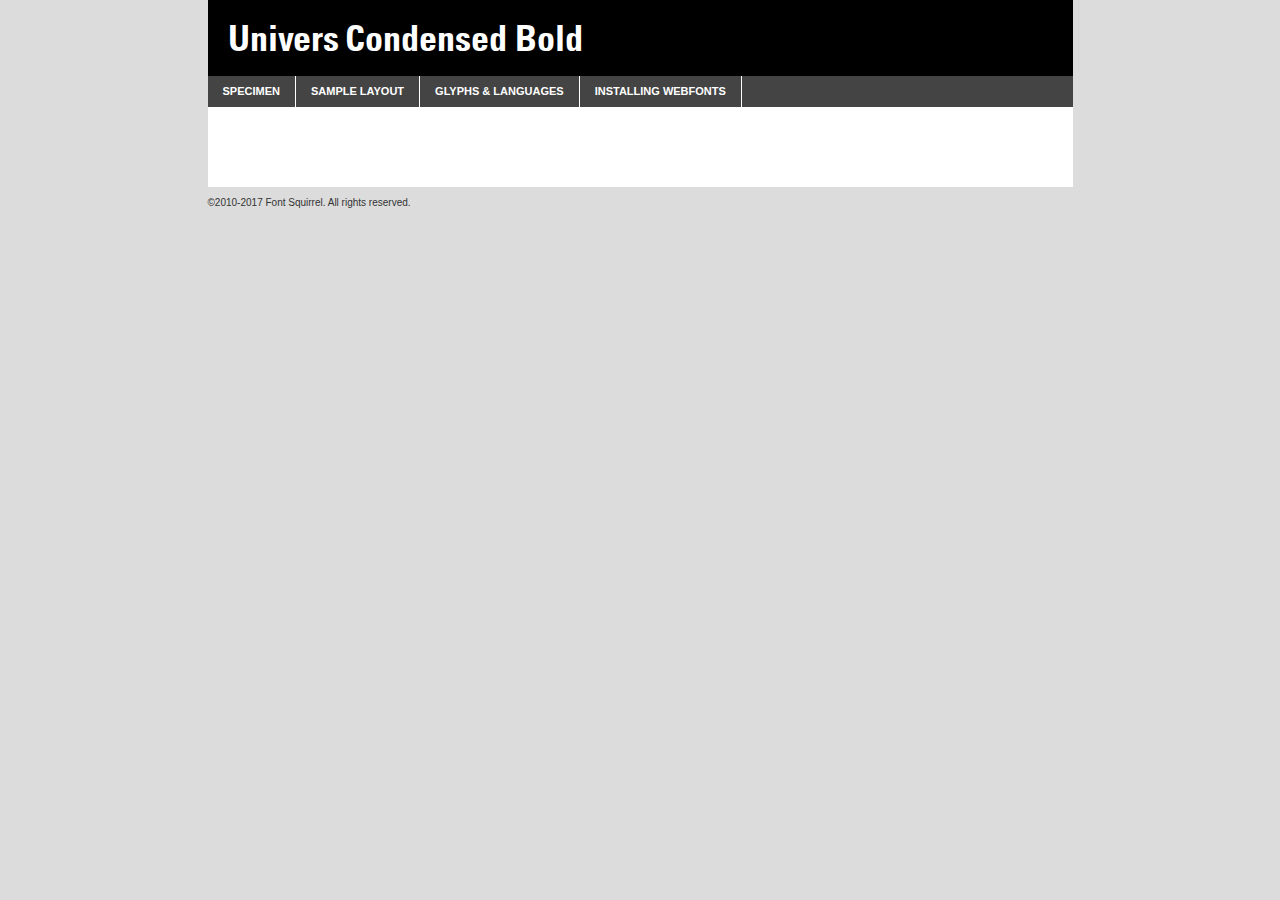
<file: univers-font/universcnbold-demo.html>
<!DOCTYPE html PUBLIC "-//W3C//DTD XHTML 1.0 Transitional//EN"
        "http://www.w3.org/TR/xhtml1/DTD/xhtml1-transitional.dtd">

<html xmlns="http://www.w3.org/1999/xhtml" xml:lang="en" lang="en">
<head>
    <meta http-equiv="Content-Type" content="text/html; charset=utf-8"/>
    <script src="http://ajax.googleapis.com/ajax/libs/jquery/1.7.2/jquery.min.js" type="text/javascript" charset="utf-8"></script>
    <script type="text/javascript">
		(function($) {
			$.fn.easyTabs = function(option) {
				var param = jQuery.extend({ fadeSpeed: 'fast', defaultContent: 1, activeClass: 'active' }, option);
				$(this).each(function() {
					var thisId = '#' + this.id;
					if ( param.defaultContent == '' )
					{
						param.defaultContent = 1;
					}
					if ( typeof param.defaultContent == 'number' )
					{
						var defaultTab = $(thisId + ' .tabs li:eq(' + (param.defaultContent - 1) + ') a').attr('href').substr(1);
					}
					else
					{
						var defaultTab = param.defaultContent;
					}
					$(thisId + ' .tabs li a').each(function() {
						var tabToHide = $(this).attr('href').substr(1);
						$('#' + tabToHide).addClass('easytabs-tab-content');
					});
					hideAll();
					changeContent(defaultTab);

					function hideAll() {$(thisId + ' .easytabs-tab-content').hide();}

					function changeContent(tabId)
					{
						hideAll();
						$(thisId + ' .tabs li').removeClass(param.activeClass);
						$(thisId + ' .tabs li a[href=#' + tabId + ']').closest('li').addClass(param.activeClass);
						if ( param.fadeSpeed != 'none' )
						{
							$(thisId + ' #' + tabId).fadeIn(param.fadeSpeed);
						}
						else
						{
							$(thisId + ' #' + tabId).show();
						}
					}

					$(thisId + ' .tabs li').click(function() {
						var tabId = $(this).find('a').attr('href').substr(1);
						changeContent(tabId);
						return false;
					});
				});
			}
		})(jQuery);
    </script>
    <link rel="stylesheet" href="specimen_files/specimen_stylesheet.css" type="text/css" charset="utf-8"/>
    <link rel="stylesheet" href="stylesheet.css" type="text/css" charset="utf-8"/>

    <style type="text/css">
        		body {
			font-family: 'universbold_condensed';
        		}

            </style>

    <title>Univers Condensed Bold Specimen</title>


    <script type="text/javascript" charset="utf-8">
		$(document).ready(function() {
			$('#container').easyTabs({ defaultContent: 1 });
		});
    </script>
</head>

<body>
<div id="container">
    <div id="header">
		Univers Condensed Bold    </div>
    <ul class="tabs">
        <li><a href="#specimen">Specimen</a></li>
        <li><a href="#layout">Sample Layout</a></li>
		        <li><a href="#glyphs">Glyphs &amp; Languages</a></li>
        <li><a href="#installing">Installing Webfonts</a></li>

    </ul>

    <div id="main_content">


        <div id="specimen">

            <div class="section">
                <div class="grid12 firstcol">
                    <div class="huge">AaBb</div>
                </div>
            </div>

            <div class="section">
                <div class="glyph_range">A&#x200B;B&#x200b;C&#x200b;D&#x200b;E&#x200b;F&#x200b;G&#x200b;H&#x200b;I&#x200b;J&#x200b;K&#x200b;L&#x200b;M&#x200b;N&#x200b;O&#x200b;P&#x200b;Q&#x200b;R&#x200b;S&#x200b;T&#x200b;U&#x200b;V&#x200b;W&#x200b;X&#x200b;Y&#x200b;Z&#x200b;a&#x200b;b&#x200b;c&#x200b;d&#x200b;e&#x200b;f&#x200b;g&#x200b;h&#x200b;i&#x200b;j&#x200b;k&#x200b;l&#x200b;m&#x200b;n&#x200b;o&#x200b;p&#x200b;q&#x200b;r&#x200b;s&#x200b;t&#x200b;u&#x200b;v&#x200b;w&#x200b;x&#x200b;y&#x200b;z&#x200b;1&#x200b;2&#x200b;3&#x200b;4&#x200b;5&#x200b;6&#x200b;7&#x200b;8&#x200b;9&#x200b;0&#x200b;&amp;&#x200b;.&#x200b;,&#x200b;?&#x200b;!&#x200b;&#64;&#x200b;(&#x200b;)&#x200b;#&#x200b;$&#x200b;%&#x200b;*&#x200b;+&#x200b;-&#x200b;=&#x200b;:&#x200b;;</div>
            </div>
            <div class="section">
                <div class="grid12 firstcol">
                    <table class="sample_table">
                        <tr>
                            <td>10</td>
                            <td class="size10">abcdefghijklmnopqrstuvwxyzABCDEFGHIJKLMNOPQRSTUVWXYZ0123456789abcdefghijklmnopqrstuvwxyzABCDEFGHIJKLMNOPQRSTUVWXYZ0123456789abcdefghijklmnopqrstuvwxyzABCDEFGHIJKLMNOPQRSTUVWXYZ</td>
                        </tr>
                        <tr>
                            <td>11</td>
                            <td class="size11">abcdefghijklmnopqrstuvwxyzABCDEFGHIJKLMNOPQRSTUVWXYZ0123456789abcdefghijklmnopqrstuvwxyzABCDEFGHIJKLMNOPQRSTUVWXYZ0123456789abcdefghijklmnopqrstuvwxyzABCDEFGHIJKLMNOPQRSTUVWXYZ</td>
                        </tr>
                        <tr>
                            <td>12</td>
                            <td class="size12">abcdefghijklmnopqrstuvwxyzABCDEFGHIJKLMNOPQRSTUVWXYZ0123456789abcdefghijklmnopqrstuvwxyzABCDEFGHIJKLMNOPQRSTUVWXYZ0123456789abcdefghijklmnopqrstuvwxyzABCDEFGHIJKLMNOPQRSTUVWXYZ</td>
                        </tr>
                        <tr>
                            <td>13</td>
                            <td class="size13">abcdefghijklmnopqrstuvwxyzABCDEFGHIJKLMNOPQRSTUVWXYZ0123456789abcdefghijklmnopqrstuvwxyzABCDEFGHIJKLMNOPQRSTUVWXYZ0123456789abcdefghijklmnopqrstuvwxyzABCDEFGHIJKLMNOPQRSTUVWXYZ</td>
                        </tr>
                        <tr>
                            <td>14</td>
                            <td class="size14">abcdefghijklmnopqrstuvwxyzABCDEFGHIJKLMNOPQRSTUVWXYZ0123456789abcdefghijklmnopqrstuvwxyzABCDEFGHIJKLMNOPQRSTUVWXYZ0123456789abcdefghijklmnopqrstuvwxyzABCDEFGHIJKLMNOPQRSTUVWXYZ</td>
                        </tr>
                        <tr>
                            <td>16</td>
                            <td class="size16">abcdefghijklmnopqrstuvwxyzABCDEFGHIJKLMNOPQRSTUVWXYZ0123456789abcdefghijklmnopqrstuvwxyzABCDEFGHIJKLMNOPQRSTUVWXYZ</td>
                        </tr>
                        <tr>
                            <td>18</td>
                            <td class="size18">abcdefghijklmnopqrstuvwxyzABCDEFGHIJKLMNOPQRSTUVWXYZ0123456789abcdefghijklmnopqrstuvwxyzABCDEFGHIJKLMNOPQRSTUVWXYZ</td>
                        </tr>
                        <tr>
                            <td>20</td>
                            <td class="size20">abcdefghijklmnopqrstuvwxyzABCDEFGHIJKLMNOPQRSTUVWXYZ0123456789abcdefghijklmnopqrstuvwxyzABCDEFGHIJKLMNOPQRSTUVWXYZ</td>
                        </tr>
                        <tr>
                            <td>24</td>
                            <td class="size24">abcdefghijklmnopqrstuvwxyzABCDEFGHIJKLMNOPQRSTUVWXYZ0123456789abcdefghijklmnopqrstuvwxyzABCDEFGHIJKLMNOPQRSTUVWXYZ</td>
                        </tr>
                        <tr>
                            <td>30</td>
                            <td class="size30">abcdefghijklmnopqrstuvwxyzABCDEFGHIJKLMNOPQRSTUVWXYZ0123456789abcdefghijklmnopqrstuvwxyzABCDEFGHIJKLMNOPQRSTUVWXYZ</td>
                        </tr>
                        <tr>
                            <td>36</td>
                            <td class="size36">abcdefghijklmnopqrstuvwxyzABCDEFGHIJKLMNOPQRSTUVWXYZ0123456789abcdefghijklmnopqrstuvwxyzABCDEFGHIJKLMNOPQRSTUVWXYZ</td>
                        </tr>
                        <tr>
                            <td>48</td>
                            <td class="size48">abcdefghijklmnopqrstuvwxyzABCDEFGHIJKLMNOPQRSTUVWXYZ0123456789abcdefghijklmnopqrstuvwxyzABCDEFGHIJKLMNOPQRSTUVWXYZ</td>
                        </tr>
                        <tr>
                            <td>60</td>
                            <td class="size60">abcdefghijklmnopqrstuvwxyzABCDEFGHIJKLMNOPQRSTUVWXYZ0123456789abcdefghijklmnopqrstuvwxyzABCDEFGHIJKLMNOPQRSTUVWXYZ</td>
                        </tr>
                        <tr>
                            <td>72</td>
                            <td class="size72">abcdefghijklmnopqrstuvwxyzABCDEFGHIJKLMNOPQRSTUVWXYZ0123456789abcdefghijklmnopqrstuvwxyzABCDEFGHIJKLMNOPQRSTUVWXYZ</td>
                        </tr>
                        <tr>
                            <td>90</td>
                            <td class="size90">abcdefghijklmnopqrstuvwxyzABCDEFGHIJKLMNOPQRSTUVWXYZ0123456789abcdefghijklmnopqrstuvwxyzABCDEFGHIJKLMNOPQRSTUVWXYZ</td>
                        </tr>
                    </table>

                </div>

            </div>


            <div class="section" id="bodycomparison">


                <div id="xheight">
                    <div class="fontbody">&#x25FC;&#x25FC;&#x25FC;&#x25FC;&#x25FC;&#x25FC;&#x25FC;&#x25FC;&#x25FC;&#x25FC;&#x25FC;&#x25FC;&#x25FC;&#x25FC;&#x25FC;&#x25FC;&#x25FC;&#x25FC;&#x25FC;&#x25FC;&#x25FC;&#x25FC;&#x25FC;&#x25FC;&#x25FC;&#x25FC;&#x25FC;&#x25FC;&#x25FC;&#x25FC;&#x25FC;&#x25FC;&#x25FC;&#x25FC;&#x25FC;&#x25FC;&#x25FC;&#x25FC;&#x25FC;&#x25FC;&#x25FC;&#x25FC;&#x25FC;&#x25FC;&#x25FC;&#x25FC;&#x25FC;&#x25FC;&#x25FC;&#x25FC;&#x25FC;&#x25FC;&#x25FC;&#x25FC;&#x25FC;&#x25FC;&#x25FC;&#x25FC;&#x25FC;&#x25FC;&#x25FC;&#x25FC;&#x25FC;&#x25FC;&#x25FC;&#x25FC;&#x25FC;&#x25FC;&#x25FC;&#x25FC;&#x25FC;&#x25FC;&#x25FC;&#x25FC;&#x25FC;&#x25FC;&#x25FC;&#x25FC;&#x25FC;&#x25FC;&#x25FC;&#x25FC;&#x25FC;&#x25FC;&#x25FC;&#x25FC;&#x25FC;&#x25FC;&#x25FC;&#x25FC;&#x25FC;&#x25FC;&#x25FC;&#x25FC;&#x25FC;&#x25FC;&#x25FC;&#x25FC;&#x25FC;body</div>
                    <div class="arialbody">body</div>
                    <div class="verdanabody">body</div>
                    <div class="georgiabody">body</div>
                </div>
                <div class="fontbody" style="z-index:1">
                    body<span>Univers Condensed Bold</span>
                </div>
                <div class="arialbody" style="z-index:1">
                    body<span>Arial</span>
                </div>
                <div class="verdanabody" style="z-index:1">
                    body<span>Verdana</span>
                </div>
                <div class="georgiabody" style="z-index:1">
                    body<span>Georgia</span>
                </div>


            </div>


            <div class="section psample psample_row1" id="">

                <div class="grid2 firstcol">
                    <p class="size10"><span>10.</span>Aenean lacinia bibendum nulla sed consectetur. Fusce dapibus, tellus ac cursus commodo, tortor mauris condimentum nibh, ut fermentum massa justo sit amet risus. Nullam id dolor id nibh ultricies vehicula ut id elit. Cum sociis natoque penatibus et magnis dis parturient montes, nascetur ridiculus mus. Nulla vitae elit libero, a pharetra augue.</p>

                </div>
                <div class="grid3">
                    <p class="size11"><span>11.</span>Aenean lacinia bibendum nulla sed consectetur. Fusce dapibus, tellus ac cursus commodo, tortor mauris condimentum nibh, ut fermentum massa justo sit amet risus. Nullam id dolor id nibh ultricies vehicula ut id elit. Cum sociis natoque penatibus et magnis dis parturient montes, nascetur ridiculus mus. Nulla vitae elit libero, a pharetra augue.</p>

                </div>
                <div class="grid3">
                    <p class="size12"><span>12.</span>Aenean lacinia bibendum nulla sed consectetur. Fusce dapibus, tellus ac cursus commodo, tortor mauris condimentum nibh, ut fermentum massa justo sit amet risus. Nullam id dolor id nibh ultricies vehicula ut id elit. Cum sociis natoque penatibus et magnis dis parturient montes, nascetur ridiculus mus. Nulla vitae elit libero, a pharetra augue.</p>

                </div>
                <div class="grid4">
                    <p class="size13"><span>13.</span>Aenean lacinia bibendum nulla sed consectetur. Fusce dapibus, tellus ac cursus commodo, tortor mauris condimentum nibh, ut fermentum massa justo sit amet risus. Nullam id dolor id nibh ultricies vehicula ut id elit. Cum sociis natoque penatibus et magnis dis parturient montes, nascetur ridiculus mus. Nulla vitae elit libero, a pharetra augue.</p>

                </div>
                <div class="white_blend"></div>

            </div>
            <div class="section psample psample_row2" id="">
                <div class="grid3 firstcol">
                    <p class="size14"><span>14.</span>Aenean lacinia bibendum nulla sed consectetur. Fusce dapibus, tellus ac cursus commodo, tortor mauris condimentum nibh, ut fermentum massa justo sit amet risus. Nullam id dolor id nibh ultricies vehicula ut id elit. Cum sociis natoque penatibus et magnis dis parturient montes, nascetur ridiculus mus. Nulla vitae elit libero, a pharetra augue.</p>

                </div>
                <div class="grid4">
                    <p class="size16"><span>16.</span>Aenean lacinia bibendum nulla sed consectetur. Fusce dapibus, tellus ac cursus commodo, tortor mauris condimentum nibh, ut fermentum massa justo sit amet risus. Nullam id dolor id nibh ultricies vehicula ut id elit. Cum sociis natoque penatibus et magnis dis parturient montes, nascetur ridiculus mus. Nulla vitae elit libero, a pharetra augue.</p>

                </div>
                <div class="grid5">
                    <p class="size18"><span>18.</span>Aenean lacinia bibendum nulla sed consectetur. Fusce dapibus, tellus ac cursus commodo, tortor mauris condimentum nibh, ut fermentum massa justo sit amet risus. Nullam id dolor id nibh ultricies vehicula ut id elit. Cum sociis natoque penatibus et magnis dis parturient montes, nascetur ridiculus mus. Nulla vitae elit libero, a pharetra augue.</p>

                </div>

                <div class="white_blend"></div>

            </div>

            <div class="section psample psample_row3" id="">
                <div class="grid5 firstcol">
                    <p class="size20"><span>20.</span>Aenean lacinia bibendum nulla sed consectetur. Fusce dapibus, tellus ac cursus commodo, tortor mauris condimentum nibh, ut fermentum massa justo sit amet risus. Nullam id dolor id nibh ultricies vehicula ut id elit. Cum sociis natoque penatibus et magnis dis parturient montes, nascetur ridiculus mus. Nulla vitae elit libero, a pharetra augue.</p>
                </div>
                <div class="grid7">
                    <p class="size24"><span>24.</span>Aenean lacinia bibendum nulla sed consectetur. Fusce dapibus, tellus ac cursus commodo, tortor mauris condimentum nibh, ut fermentum massa justo sit amet risus. Nullam id dolor id nibh ultricies vehicula ut id elit. Cum sociis natoque penatibus et magnis dis parturient montes, nascetur ridiculus mus. Nulla vitae elit libero, a pharetra augue.</p>
                </div>

                <div class="white_blend"></div>

            </div>

            <div class="section psample psample_row4" id="">
                <div class="grid12 firstcol">
                    <p class="size30"><span>30.</span>Aenean lacinia bibendum nulla sed consectetur. Fusce dapibus, tellus ac cursus commodo, tortor mauris condimentum nibh, ut fermentum massa justo sit amet risus. Nullam id dolor id nibh ultricies vehicula ut id elit. Cum sociis natoque penatibus et magnis dis parturient montes, nascetur ridiculus mus. Nulla vitae elit libero, a pharetra augue.</p>
                </div>
                <div class="white_blend"></div>

            </div>


            <div class="section psample psample_row1 fullreverse">
                <div class="grid2 firstcol">
                    <p class="size10"><span>10.</span>Aenean lacinia bibendum nulla sed consectetur. Fusce dapibus, tellus ac cursus commodo, tortor mauris condimentum nibh, ut fermentum massa justo sit amet risus. Nullam id dolor id nibh ultricies vehicula ut id elit. Cum sociis natoque penatibus et magnis dis parturient montes, nascetur ridiculus mus. Nulla vitae elit libero, a pharetra augue.</p>

                </div>
                <div class="grid3">
                    <p class="size11"><span>11.</span>Aenean lacinia bibendum nulla sed consectetur. Fusce dapibus, tellus ac cursus commodo, tortor mauris condimentum nibh, ut fermentum massa justo sit amet risus. Nullam id dolor id nibh ultricies vehicula ut id elit. Cum sociis natoque penatibus et magnis dis parturient montes, nascetur ridiculus mus. Nulla vitae elit libero, a pharetra augue.</p>

                </div>
                <div class="grid3">
                    <p class="size12"><span>12.</span>Aenean lacinia bibendum nulla sed consectetur. Fusce dapibus, tellus ac cursus commodo, tortor mauris condimentum nibh, ut fermentum massa justo sit amet risus. Nullam id dolor id nibh ultricies vehicula ut id elit. Cum sociis natoque penatibus et magnis dis parturient montes, nascetur ridiculus mus. Nulla vitae elit libero, a pharetra augue.</p>

                </div>
                <div class="grid4">
                    <p class="size13"><span>13.</span>Aenean lacinia bibendum nulla sed consectetur. Fusce dapibus, tellus ac cursus commodo, tortor mauris condimentum nibh, ut fermentum massa justo sit amet risus. Nullam id dolor id nibh ultricies vehicula ut id elit. Cum sociis natoque penatibus et magnis dis parturient montes, nascetur ridiculus mus. Nulla vitae elit libero, a pharetra augue.</p>

                </div>
                <div class="black_blend"></div>

            </div>

            <div class="section psample psample_row2 fullreverse">
                <div class="grid3 firstcol">
                    <p class="size14"><span>14.</span>Aenean lacinia bibendum nulla sed consectetur. Fusce dapibus, tellus ac cursus commodo, tortor mauris condimentum nibh, ut fermentum massa justo sit amet risus. Nullam id dolor id nibh ultricies vehicula ut id elit. Cum sociis natoque penatibus et magnis dis parturient montes, nascetur ridiculus mus. Nulla vitae elit libero, a pharetra augue.</p>

                </div>
                <div class="grid4">
                    <p class="size16"><span>16.</span>Aenean lacinia bibendum nulla sed consectetur. Fusce dapibus, tellus ac cursus commodo, tortor mauris condimentum nibh, ut fermentum massa justo sit amet risus. Nullam id dolor id nibh ultricies vehicula ut id elit. Cum sociis natoque penatibus et magnis dis parturient montes, nascetur ridiculus mus. Nulla vitae elit libero, a pharetra augue.</p>

                </div>
                <div class="grid5">
                    <p class="size18"><span>18.</span>Aenean lacinia bibendum nulla sed consectetur. Fusce dapibus, tellus ac cursus commodo, tortor mauris condimentum nibh, ut fermentum massa justo sit amet risus. Nullam id dolor id nibh ultricies vehicula ut id elit. Cum sociis natoque penatibus et magnis dis parturient montes, nascetur ridiculus mus. Nulla vitae elit libero, a pharetra augue.</p>

                </div>
                <div class="black_blend"></div>

            </div>

            <div class="section psample fullreverse psample_row3" id="">
                <div class="grid5 firstcol">
                    <p class="size20"><span>20.</span>Aenean lacinia bibendum nulla sed consectetur. Fusce dapibus, tellus ac cursus commodo, tortor mauris condimentum nibh, ut fermentum massa justo sit amet risus. Nullam id dolor id nibh ultricies vehicula ut id elit. Cum sociis natoque penatibus et magnis dis parturient montes, nascetur ridiculus mus. Nulla vitae elit libero, a pharetra augue.</p>
                </div>
                <div class="grid7">
                    <p class="size24"><span>24.</span>Aenean lacinia bibendum nulla sed consectetur. Fusce dapibus, tellus ac cursus commodo, tortor mauris condimentum nibh, ut fermentum massa justo sit amet risus. Nullam id dolor id nibh ultricies vehicula ut id elit. Cum sociis natoque penatibus et magnis dis parturient montes, nascetur ridiculus mus. Nulla vitae elit libero, a pharetra augue.</p>
                </div>

                <div class="black_blend"></div>

            </div>

            <div class="section psample fullreverse psample_row4" id="" style="border-bottom: 20px #000 solid;">
                <div class="grid12 firstcol">
                    <p class="size30"><span>30.</span>Aenean lacinia bibendum nulla sed consectetur. Fusce dapibus, tellus ac cursus commodo, tortor mauris condimentum nibh, ut fermentum massa justo sit amet risus. Nullam id dolor id nibh ultricies vehicula ut id elit. Cum sociis natoque penatibus et magnis dis parturient montes, nascetur ridiculus mus. Nulla vitae elit libero, a pharetra augue.</p>
                </div>
                <div class="black_blend"></div>

            </div>


        </div>

        <div id="layout">

            <div class="section">

                <div class="grid12 firstcol">
                    <h1>Lorem Ipsum Dolor</h1>
                    <h2>Etiam porta sem malesuada magna mollis euismod</h2>

                    <p class="byline">By <a href="#link">Aenean Lacinia</a></p>
                </div>
            </div>
            <div class="section">
                <div class="grid8 firstcol">
                    <p class="large">Donec sed odio dui. Morbi leo risus, porta ac consectetur ac, vestibulum at eros. Fusce dapibus, tellus ac cursus commodo, tortor mauris condimentum nibh, ut fermentum massa justo sit amet risus. </p>


                    <h3>Pellentesque ornare sem</h3>

                    <p>Maecenas sed diam eget risus varius blandit sit amet non magna. Maecenas faucibus mollis interdum. Donec ullamcorper nulla non metus auctor fringilla. Nullam id dolor id nibh ultricies vehicula ut id elit. Nullam id dolor id nibh ultricies vehicula ut id elit. </p>

                    <p>Aenean eu leo quam. Pellentesque ornare sem lacinia quam venenatis vestibulum. Lorem ipsum dolor sit amet, consectetur adipiscing elit. Cum sociis natoque penatibus et magnis dis parturient montes, nascetur ridiculus mus. </p>

                    <p>Nulla vitae elit libero, a pharetra augue. Praesent commodo cursus magna, vel scelerisque nisl consectetur et. Aenean lacinia bibendum nulla sed consectetur. </p>

                    <p>Nullam quis risus eget urna mollis ornare vel eu leo. Nullam quis risus eget urna mollis ornare vel eu leo. Maecenas sed diam eget risus varius blandit sit amet non magna. Donec ullamcorper nulla non metus auctor fringilla. </p>

                    <h3>Cras mattis consectetur</h3>

                    <p>Aenean eu leo quam. Pellentesque ornare sem lacinia quam venenatis vestibulum. Aenean lacinia bibendum nulla sed consectetur. Integer posuere erat a ante venenatis dapibus posuere velit aliquet. Cras mattis consectetur purus sit amet fermentum. </p>

                    <p>Nullam id dolor id nibh ultricies vehicula ut id elit. Nullam quis risus eget urna mollis ornare vel eu leo. Cras mattis consectetur purus sit amet fermentum.</p>
                </div>

                <div class="grid4 sidebar">

                    <div class="box reverse">
                        <p class="last">Nullam quis risus eget urna mollis ornare vel eu leo. Donec ullamcorper nulla non metus auctor fringilla. Cras mattis consectetur purus sit amet fermentum. Sed posuere consectetur est at lobortis. Lorem ipsum dolor sit amet, consectetur adipiscing elit. </p>
                    </div>

                    <p class="caption">Maecenas sed diam eget risus varius.</p>

                    <p>Vestibulum id ligula porta felis euismod semper. Integer posuere erat a ante venenatis dapibus posuere velit aliquet. Vestibulum id ligula porta felis euismod semper. Sed posuere consectetur est at lobortis. Maecenas sed diam eget risus varius blandit sit amet non magna. Fusce dapibus, tellus ac cursus commodo, tortor mauris condimentum nibh, ut fermentum massa justo sit amet risus. </p>


                    <p>Duis mollis, est non commodo luctus, nisi erat porttitor ligula, eget lacinia odio sem nec elit. Aenean lacinia bibendum nulla sed consectetur. Vivamus sagittis lacus vel augue laoreet rutrum faucibus dolor auctor. Aenean lacinia bibendum nulla sed consectetur. Nullam quis risus eget urna mollis ornare vel eu leo. </p>

                    <p>Praesent commodo cursus magna, vel scelerisque nisl consectetur et. Donec ullamcorper nulla non metus auctor fringilla. Maecenas faucibus mollis interdum. Fusce dapibus, tellus ac cursus commodo, tortor mauris condimentum nibh, ut fermentum massa justo sit amet risus. </p>

                </div>
            </div>

        </div>


		

        <div id="glyphs">
            <div class="section">
                <div class="grid12 firstcol">

                    <h1>Language Support</h1>
                    <p>The subset of Univers Condensed Bold in this kit supports the following languages:<br/>

						Albanian, Basque, Breton, Chamorro, Danish, Dutch, English, Faroese, Finnish, French, Frisian, Galician, German, Icelandic, Italian, Malagasy, Norwegian, Portuguese, Spanish, Alsatian, Aragonese, Arapaho, Arrernte, Asturian, Aymara, Bislama, Cebuano, Corsican, Fijian, French_creole, Genoese, Gilbertese, Greenlandic, Haitian_creole, Hiligaynon, Hmong, Hopi, Ibanag, Iloko_ilokano, Indonesian, Interglossa_glosa, Interlingua, Irish_gaelic, Jerriais, Lojban, Lombard, Luxembourgeois, Manx, Mohawk, Norfolk_pitcairnese, Occitan, Oromo, Pangasinan, Papiamento, Piedmontese, Potawatomi, Rhaeto-romance, Romansh, Rotokas, Sami_lule, Samoan, Sardinian, Scots_gaelic, Seychelles_creole, Shona, Sicilian, Somali, Southern_ndebele, Swahili, Swati_swazi, Tagalog_filipino_pilipino, Tetum, Tok_pisin, Uyghur_latinized, Volapuk, Walloon, Warlpiri, Xhosa, Yapese, Zulu, Latinbasic, Ubasic, Demo                    </p>
                    <h1>Glyph Chart</h1>
                    <p>The subset of Univers Condensed Bold in this kit includes all the glyphs listed below. Unicode entities are included above each glyph to help you insert individual characters into your layout.</p>
                    <div id="glyph_chart">

																				                                <div><p>&amp;#32;</p>&#32;</div>
																				                                <div><p>&amp;#33;</p>&#33;</div>
																				                                <div><p>&amp;#34;</p>&#34;</div>
																				                                <div><p>&amp;#35;</p>&#35;</div>
																				                                <div><p>&amp;#36;</p>&#36;</div>
																				                                <div><p>&amp;#37;</p>&#37;</div>
																				                                <div><p>&amp;#38;</p>&#38;</div>
																				                                <div><p>&amp;#39;</p>&#39;</div>
																				                                <div><p>&amp;#40;</p>&#40;</div>
																				                                <div><p>&amp;#41;</p>&#41;</div>
																				                                <div><p>&amp;#42;</p>&#42;</div>
																				                                <div><p>&amp;#43;</p>&#43;</div>
																				                                <div><p>&amp;#44;</p>&#44;</div>
																				                                <div><p>&amp;#45;</p>&#45;</div>
																				                                <div><p>&amp;#46;</p>&#46;</div>
																				                                <div><p>&amp;#47;</p>&#47;</div>
																				                                <div><p>&amp;#48;</p>&#48;</div>
																				                                <div><p>&amp;#49;</p>&#49;</div>
																				                                <div><p>&amp;#50;</p>&#50;</div>
																				                                <div><p>&amp;#51;</p>&#51;</div>
																				                                <div><p>&amp;#52;</p>&#52;</div>
																				                                <div><p>&amp;#53;</p>&#53;</div>
																				                                <div><p>&amp;#54;</p>&#54;</div>
																				                                <div><p>&amp;#55;</p>&#55;</div>
																				                                <div><p>&amp;#56;</p>&#56;</div>
																				                                <div><p>&amp;#57;</p>&#57;</div>
																				                                <div><p>&amp;#58;</p>&#58;</div>
																				                                <div><p>&amp;#59;</p>&#59;</div>
																				                                <div><p>&amp;#60;</p>&#60;</div>
																				                                <div><p>&amp;#61;</p>&#61;</div>
																				                                <div><p>&amp;#62;</p>&#62;</div>
																				                                <div><p>&amp;#63;</p>&#63;</div>
																				                                <div><p>&amp;#64;</p>&#64;</div>
																				                                <div><p>&amp;#65;</p>&#65;</div>
																				                                <div><p>&amp;#66;</p>&#66;</div>
																				                                <div><p>&amp;#67;</p>&#67;</div>
																				                                <div><p>&amp;#68;</p>&#68;</div>
																				                                <div><p>&amp;#69;</p>&#69;</div>
																				                                <div><p>&amp;#70;</p>&#70;</div>
																				                                <div><p>&amp;#71;</p>&#71;</div>
																				                                <div><p>&amp;#72;</p>&#72;</div>
																				                                <div><p>&amp;#73;</p>&#73;</div>
																				                                <div><p>&amp;#74;</p>&#74;</div>
																				                                <div><p>&amp;#75;</p>&#75;</div>
																				                                <div><p>&amp;#76;</p>&#76;</div>
																				                                <div><p>&amp;#77;</p>&#77;</div>
																				                                <div><p>&amp;#78;</p>&#78;</div>
																				                                <div><p>&amp;#79;</p>&#79;</div>
																				                                <div><p>&amp;#80;</p>&#80;</div>
																				                                <div><p>&amp;#81;</p>&#81;</div>
																				                                <div><p>&amp;#82;</p>&#82;</div>
																				                                <div><p>&amp;#83;</p>&#83;</div>
																				                                <div><p>&amp;#84;</p>&#84;</div>
																				                                <div><p>&amp;#85;</p>&#85;</div>
																				                                <div><p>&amp;#86;</p>&#86;</div>
																				                                <div><p>&amp;#87;</p>&#87;</div>
																				                                <div><p>&amp;#88;</p>&#88;</div>
																				                                <div><p>&amp;#89;</p>&#89;</div>
																				                                <div><p>&amp;#90;</p>&#90;</div>
																				                                <div><p>&amp;#91;</p>&#91;</div>
																				                                <div><p>&amp;#92;</p>&#92;</div>
																				                                <div><p>&amp;#93;</p>&#93;</div>
																				                                <div><p>&amp;#94;</p>&#94;</div>
																				                                <div><p>&amp;#95;</p>&#95;</div>
																				                                <div><p>&amp;#96;</p>&#96;</div>
																				                                <div><p>&amp;#97;</p>&#97;</div>
																				                                <div><p>&amp;#98;</p>&#98;</div>
																				                                <div><p>&amp;#99;</p>&#99;</div>
																				                                <div><p>&amp;#100;</p>&#100;</div>
																				                                <div><p>&amp;#101;</p>&#101;</div>
																				                                <div><p>&amp;#102;</p>&#102;</div>
																				                                <div><p>&amp;#103;</p>&#103;</div>
																				                                <div><p>&amp;#104;</p>&#104;</div>
																				                                <div><p>&amp;#105;</p>&#105;</div>
																				                                <div><p>&amp;#106;</p>&#106;</div>
																				                                <div><p>&amp;#107;</p>&#107;</div>
																				                                <div><p>&amp;#108;</p>&#108;</div>
																				                                <div><p>&amp;#109;</p>&#109;</div>
																				                                <div><p>&amp;#110;</p>&#110;</div>
																				                                <div><p>&amp;#111;</p>&#111;</div>
																				                                <div><p>&amp;#112;</p>&#112;</div>
																				                                <div><p>&amp;#113;</p>&#113;</div>
																				                                <div><p>&amp;#114;</p>&#114;</div>
																				                                <div><p>&amp;#115;</p>&#115;</div>
																				                                <div><p>&amp;#116;</p>&#116;</div>
																				                                <div><p>&amp;#117;</p>&#117;</div>
																				                                <div><p>&amp;#118;</p>&#118;</div>
																				                                <div><p>&amp;#119;</p>&#119;</div>
																				                                <div><p>&amp;#120;</p>&#120;</div>
																				                                <div><p>&amp;#121;</p>&#121;</div>
																				                                <div><p>&amp;#122;</p>&#122;</div>
																				                                <div><p>&amp;#123;</p>&#123;</div>
																				                                <div><p>&amp;#124;</p>&#124;</div>
																				                                <div><p>&amp;#125;</p>&#125;</div>
																				                                <div><p>&amp;#126;</p>&#126;</div>
																				                                <div><p>&amp;#160;</p>&#160;</div>
																				                                <div><p>&amp;#161;</p>&#161;</div>
																				                                <div><p>&amp;#162;</p>&#162;</div>
																				                                <div><p>&amp;#163;</p>&#163;</div>
																				                                <div><p>&amp;#164;</p>&#164;</div>
																				                                <div><p>&amp;#165;</p>&#165;</div>
																				                                <div><p>&amp;#166;</p>&#166;</div>
																				                                <div><p>&amp;#167;</p>&#167;</div>
																				                                <div><p>&amp;#168;</p>&#168;</div>
																				                                <div><p>&amp;#169;</p>&#169;</div>
																				                                <div><p>&amp;#170;</p>&#170;</div>
																				                                <div><p>&amp;#171;</p>&#171;</div>
																				                                <div><p>&amp;#172;</p>&#172;</div>
																				                                <div><p>&amp;#173;</p>&#173;</div>
																				                                <div><p>&amp;#174;</p>&#174;</div>
																				                                <div><p>&amp;#175;</p>&#175;</div>
																				                                <div><p>&amp;#176;</p>&#176;</div>
																				                                <div><p>&amp;#177;</p>&#177;</div>
																				                                <div><p>&amp;#178;</p>&#178;</div>
																				                                <div><p>&amp;#179;</p>&#179;</div>
																				                                <div><p>&amp;#180;</p>&#180;</div>
																				                                <div><p>&amp;#181;</p>&#181;</div>
																				                                <div><p>&amp;#182;</p>&#182;</div>
																				                                <div><p>&amp;#183;</p>&#183;</div>
																				                                <div><p>&amp;#184;</p>&#184;</div>
																				                                <div><p>&amp;#185;</p>&#185;</div>
																				                                <div><p>&amp;#186;</p>&#186;</div>
																				                                <div><p>&amp;#187;</p>&#187;</div>
																				                                <div><p>&amp;#188;</p>&#188;</div>
																				                                <div><p>&amp;#189;</p>&#189;</div>
																				                                <div><p>&amp;#190;</p>&#190;</div>
																				                                <div><p>&amp;#191;</p>&#191;</div>
																				                                <div><p>&amp;#192;</p>&#192;</div>
																				                                <div><p>&amp;#193;</p>&#193;</div>
																				                                <div><p>&amp;#194;</p>&#194;</div>
																				                                <div><p>&amp;#195;</p>&#195;</div>
																				                                <div><p>&amp;#196;</p>&#196;</div>
																				                                <div><p>&amp;#197;</p>&#197;</div>
																				                                <div><p>&amp;#198;</p>&#198;</div>
																				                                <div><p>&amp;#199;</p>&#199;</div>
																				                                <div><p>&amp;#200;</p>&#200;</div>
																				                                <div><p>&amp;#201;</p>&#201;</div>
																				                                <div><p>&amp;#202;</p>&#202;</div>
																				                                <div><p>&amp;#203;</p>&#203;</div>
																				                                <div><p>&amp;#204;</p>&#204;</div>
																				                                <div><p>&amp;#205;</p>&#205;</div>
																				                                <div><p>&amp;#206;</p>&#206;</div>
																				                                <div><p>&amp;#207;</p>&#207;</div>
																				                                <div><p>&amp;#208;</p>&#208;</div>
																				                                <div><p>&amp;#209;</p>&#209;</div>
																				                                <div><p>&amp;#210;</p>&#210;</div>
																				                                <div><p>&amp;#211;</p>&#211;</div>
																				                                <div><p>&amp;#212;</p>&#212;</div>
																				                                <div><p>&amp;#213;</p>&#213;</div>
																				                                <div><p>&amp;#214;</p>&#214;</div>
																				                                <div><p>&amp;#215;</p>&#215;</div>
																				                                <div><p>&amp;#216;</p>&#216;</div>
																				                                <div><p>&amp;#217;</p>&#217;</div>
																				                                <div><p>&amp;#218;</p>&#218;</div>
																				                                <div><p>&amp;#219;</p>&#219;</div>
																				                                <div><p>&amp;#220;</p>&#220;</div>
																				                                <div><p>&amp;#221;</p>&#221;</div>
																				                                <div><p>&amp;#222;</p>&#222;</div>
																				                                <div><p>&amp;#223;</p>&#223;</div>
																				                                <div><p>&amp;#224;</p>&#224;</div>
																				                                <div><p>&amp;#225;</p>&#225;</div>
																				                                <div><p>&amp;#226;</p>&#226;</div>
																				                                <div><p>&amp;#227;</p>&#227;</div>
																				                                <div><p>&amp;#228;</p>&#228;</div>
																				                                <div><p>&amp;#229;</p>&#229;</div>
																				                                <div><p>&amp;#230;</p>&#230;</div>
																				                                <div><p>&amp;#231;</p>&#231;</div>
																				                                <div><p>&amp;#232;</p>&#232;</div>
																				                                <div><p>&amp;#233;</p>&#233;</div>
																				                                <div><p>&amp;#234;</p>&#234;</div>
																				                                <div><p>&amp;#235;</p>&#235;</div>
																				                                <div><p>&amp;#236;</p>&#236;</div>
																				                                <div><p>&amp;#237;</p>&#237;</div>
																				                                <div><p>&amp;#238;</p>&#238;</div>
																				                                <div><p>&amp;#239;</p>&#239;</div>
																				                                <div><p>&amp;#240;</p>&#240;</div>
																				                                <div><p>&amp;#241;</p>&#241;</div>
																				                                <div><p>&amp;#242;</p>&#242;</div>
																				                                <div><p>&amp;#243;</p>&#243;</div>
																				                                <div><p>&amp;#244;</p>&#244;</div>
																				                                <div><p>&amp;#245;</p>&#245;</div>
																				                                <div><p>&amp;#246;</p>&#246;</div>
																				                                <div><p>&amp;#247;</p>&#247;</div>
																				                                <div><p>&amp;#248;</p>&#248;</div>
																				                                <div><p>&amp;#249;</p>&#249;</div>
																				                                <div><p>&amp;#250;</p>&#250;</div>
																				                                <div><p>&amp;#251;</p>&#251;</div>
																				                                <div><p>&amp;#252;</p>&#252;</div>
																				                                <div><p>&amp;#253;</p>&#253;</div>
																				                                <div><p>&amp;#254;</p>&#254;</div>
																				                                <div><p>&amp;#255;</p>&#255;</div>
																				                                <div><p>&amp;#338;</p>&#338;</div>
																				                                <div><p>&amp;#339;</p>&#339;</div>
																				                                <div><p>&amp;#376;</p>&#376;</div>
																				                                <div><p>&amp;#710;</p>&#710;</div>
																				                                <div><p>&amp;#732;</p>&#732;</div>
																				                                <div><p>&amp;#8192;</p>&#8192;</div>
																				                                <div><p>&amp;#8193;</p>&#8193;</div>
																				                                <div><p>&amp;#8194;</p>&#8194;</div>
																				                                <div><p>&amp;#8195;</p>&#8195;</div>
																				                                <div><p>&amp;#8196;</p>&#8196;</div>
																				                                <div><p>&amp;#8197;</p>&#8197;</div>
																				                                <div><p>&amp;#8198;</p>&#8198;</div>
																				                                <div><p>&amp;#8199;</p>&#8199;</div>
																				                                <div><p>&amp;#8200;</p>&#8200;</div>
																				                                <div><p>&amp;#8201;</p>&#8201;</div>
																				                                <div><p>&amp;#8202;</p>&#8202;</div>
																				                                <div><p>&amp;#8208;</p>&#8208;</div>
																				                                <div><p>&amp;#8209;</p>&#8209;</div>
																				                                <div><p>&amp;#8210;</p>&#8210;</div>
																				                                <div><p>&amp;#8211;</p>&#8211;</div>
																				                                <div><p>&amp;#8212;</p>&#8212;</div>
																				                                <div><p>&amp;#8216;</p>&#8216;</div>
																				                                <div><p>&amp;#8217;</p>&#8217;</div>
																				                                <div><p>&amp;#8218;</p>&#8218;</div>
																				                                <div><p>&amp;#8220;</p>&#8220;</div>
																				                                <div><p>&amp;#8221;</p>&#8221;</div>
																				                                <div><p>&amp;#8222;</p>&#8222;</div>
																				                                <div><p>&amp;#8226;</p>&#8226;</div>
																				                                <div><p>&amp;#8230;</p>&#8230;</div>
																				                                <div><p>&amp;#8239;</p>&#8239;</div>
																				                                <div><p>&amp;#8249;</p>&#8249;</div>
																				                                <div><p>&amp;#8250;</p>&#8250;</div>
																				                                <div><p>&amp;#8287;</p>&#8287;</div>
																				                                <div><p>&amp;#8364;</p>&#8364;</div>
																				                                <div><p>&amp;#8482;</p>&#8482;</div>
																				                                <div><p>&amp;#9724;</p>&#9724;</div>
																																																										                    </div>
                </div>


            </div>
        </div>


        <div id="specs">

        </div>

        <div id="installing">
            <div class="section">
                <div class="grid7 firstcol">
                    <h1>Installing Webfonts</h1>

                    <p>Webfonts are supported by all major browser platforms but not all in the same way. There are currently four different font formats that must be included in order to target all browsers. This includes TTF, WOFF, EOT and SVG.</p>

                    <h2>1. Upload your webfonts</h2>
                    <p>You must upload your webfont kit to your website. They should be in or near the same directory as your CSS files.</p>

                    <h2>2. Include the webfont stylesheet</h2>
                    <p>A special CSS @font-face declaration helps the various browsers select the appropriate font it needs without causing you a bunch of headaches. Learn more about this syntax by reading the <a href="https://www.fontspring.com/blog/further-hardening-of-the-bulletproof-syntax">Fontspring blog post</a> about it. The code for it is as follows:</p>


                    <code>
                        @font-face{
                        font-family: 'MyWebFont';
                        src: url('WebFont.eot');
                        src: url('WebFont.eot?#iefix') format('embedded-opentype'),
                        url('WebFont.woff') format('woff'),
                        url('WebFont.ttf') format('truetype'),
                        url('WebFont.svg#webfont') format('svg');
                        }
                    </code>

                    <p>We've already gone ahead and generated the code for you. All you have to do is link to the stylesheet in your HTML, like this:</p>
                    <code>&lt;link rel=&quot;stylesheet&quot; href=&quot;stylesheet.css&quot; type=&quot;text/css&quot; charset=&quot;utf-8&quot; /&gt;</code>

                    <h2>3. Modify your own stylesheet</h2>
                    <p>To take advantage of your new fonts, you must tell your stylesheet to use them. Look at the original @font-face declaration above and find the property called "font-family." The name linked there will be what you use to reference the font. Prepend that webfont name to the font stack in the "font-family" property, inside the selector you want to change. For example:</p>
                    <code>p { font-family: 'WebFont', Arial, sans-serif; }</code>

                    <h2>4. Test</h2>
                    <p>Getting webfonts to work cross-browser <em>can</em> be tricky. Use the information in the sidebar to help you if you find that fonts aren't loading in a particular browser.</p>
                </div>

                <div class="grid5 sidebar">
                    <div class="box">
                        <h2>Troubleshooting<br/>Font-Face Problems</h2>
                        <p>Having trouble getting your webfonts to load in your new website? Here are some tips to sort out what might be the problem.</p>

                        <h3>Fonts not showing in any browser</h3>

                        <p>This sounds like you need to work on the plumbing. You either did not upload the fonts to the correct directory, or you did not link the fonts properly in the CSS. If you've confirmed that all this is correct and you still have a problem, take a look at your .htaccess file and see if requests are getting intercepted.</p>

                        <h3>Fonts not loading in iPhone or iPad</h3>

                        <p>The most common problem here is that you are serving the fonts from an IIS server. IIS refuses to serve files that have unknown MIME types. If that is the case, you must set the MIME type for SVG to "image/svg+xml" in the server settings. Follow these instructions from Microsoft if you need help.</p>

                        <h3>Fonts not loading in Firefox</h3>

                        <p>The primary reason for this failure? You are still using a version Firefox older than 3.5. So upgrade already! If that isn't it, then you are very likely serving fonts from a different domain. Firefox requires that all font assets be served from the same domain. Lastly it is possible that you need to add WOFF to your list of MIME types (if you are serving via IIS.)</p>

                        <h3>Fonts not loading in IE</h3>

                        <p>Are you looking at Internet Explorer on an actual Windows machine or are you cheating by using a service like Adobe BrowserLab? Many of these screenshot services do not render @font-face for IE. Best to test it on a real machine.</p>

                        <h3>Fonts not loading in IE9</h3>

                        <p>IE9, like Firefox, requires that fonts be served from the same domain as the website. Make sure that is the case.</p>
                    </div>
                </div>
            </div>

        </div>

    </div>
    <div id="footer">
        <p>&copy;2010-2017 Font Squirrel. All rights reserved.</p>
    </div>
</div>
</body>
</html>
</file>
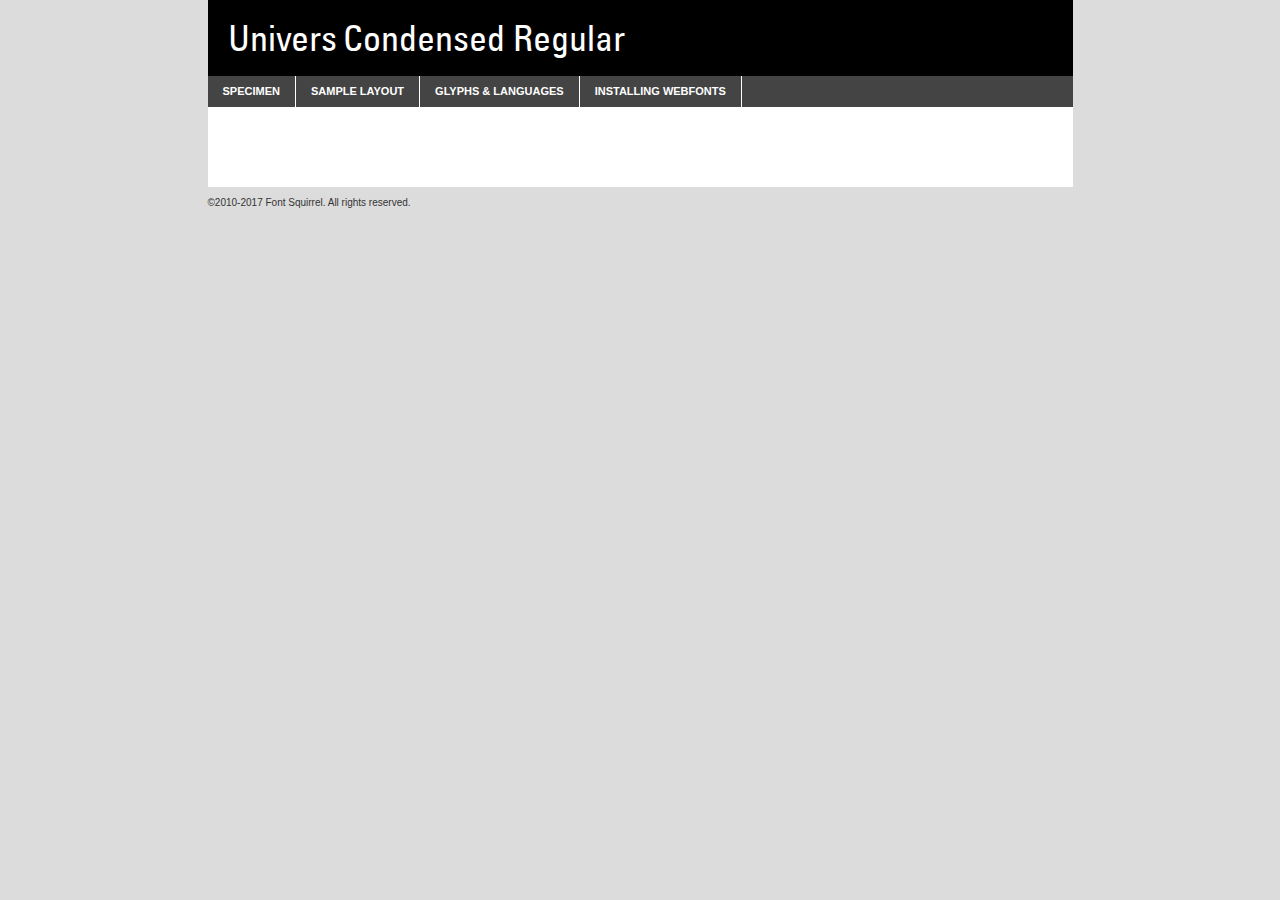
<file: univers-font/universcnrg-demo.html>
<!DOCTYPE html PUBLIC "-//W3C//DTD XHTML 1.0 Transitional//EN"
        "http://www.w3.org/TR/xhtml1/DTD/xhtml1-transitional.dtd">

<html xmlns="http://www.w3.org/1999/xhtml" xml:lang="en" lang="en">
<head>
    <meta http-equiv="Content-Type" content="text/html; charset=utf-8"/>
    <script src="http://ajax.googleapis.com/ajax/libs/jquery/1.7.2/jquery.min.js" type="text/javascript" charset="utf-8"></script>
    <script type="text/javascript">
		(function($) {
			$.fn.easyTabs = function(option) {
				var param = jQuery.extend({ fadeSpeed: 'fast', defaultContent: 1, activeClass: 'active' }, option);
				$(this).each(function() {
					var thisId = '#' + this.id;
					if ( param.defaultContent == '' )
					{
						param.defaultContent = 1;
					}
					if ( typeof param.defaultContent == 'number' )
					{
						var defaultTab = $(thisId + ' .tabs li:eq(' + (param.defaultContent - 1) + ') a').attr('href').substr(1);
					}
					else
					{
						var defaultTab = param.defaultContent;
					}
					$(thisId + ' .tabs li a').each(function() {
						var tabToHide = $(this).attr('href').substr(1);
						$('#' + tabToHide).addClass('easytabs-tab-content');
					});
					hideAll();
					changeContent(defaultTab);

					function hideAll() {$(thisId + ' .easytabs-tab-content').hide();}

					function changeContent(tabId)
					{
						hideAll();
						$(thisId + ' .tabs li').removeClass(param.activeClass);
						$(thisId + ' .tabs li a[href=#' + tabId + ']').closest('li').addClass(param.activeClass);
						if ( param.fadeSpeed != 'none' )
						{
							$(thisId + ' #' + tabId).fadeIn(param.fadeSpeed);
						}
						else
						{
							$(thisId + ' #' + tabId).show();
						}
					}

					$(thisId + ' .tabs li').click(function() {
						var tabId = $(this).find('a').attr('href').substr(1);
						changeContent(tabId);
						return false;
					});
				});
			}
		})(jQuery);
    </script>
    <link rel="stylesheet" href="specimen_files/specimen_stylesheet.css" type="text/css" charset="utf-8"/>
    <link rel="stylesheet" href="stylesheet.css" type="text/css" charset="utf-8"/>

    <style type="text/css">
        		body {
			font-family: 'universcondensed';
        		}

            </style>

    <title>Univers Condensed Regular Specimen</title>


    <script type="text/javascript" charset="utf-8">
		$(document).ready(function() {
			$('#container').easyTabs({ defaultContent: 1 });
		});
    </script>
</head>

<body>
<div id="container">
    <div id="header">
		Univers Condensed Regular    </div>
    <ul class="tabs">
        <li><a href="#specimen">Specimen</a></li>
        <li><a href="#layout">Sample Layout</a></li>
		        <li><a href="#glyphs">Glyphs &amp; Languages</a></li>
        <li><a href="#installing">Installing Webfonts</a></li>

    </ul>

    <div id="main_content">


        <div id="specimen">

            <div class="section">
                <div class="grid12 firstcol">
                    <div class="huge">AaBb</div>
                </div>
            </div>

            <div class="section">
                <div class="glyph_range">A&#x200B;B&#x200b;C&#x200b;D&#x200b;E&#x200b;F&#x200b;G&#x200b;H&#x200b;I&#x200b;J&#x200b;K&#x200b;L&#x200b;M&#x200b;N&#x200b;O&#x200b;P&#x200b;Q&#x200b;R&#x200b;S&#x200b;T&#x200b;U&#x200b;V&#x200b;W&#x200b;X&#x200b;Y&#x200b;Z&#x200b;a&#x200b;b&#x200b;c&#x200b;d&#x200b;e&#x200b;f&#x200b;g&#x200b;h&#x200b;i&#x200b;j&#x200b;k&#x200b;l&#x200b;m&#x200b;n&#x200b;o&#x200b;p&#x200b;q&#x200b;r&#x200b;s&#x200b;t&#x200b;u&#x200b;v&#x200b;w&#x200b;x&#x200b;y&#x200b;z&#x200b;1&#x200b;2&#x200b;3&#x200b;4&#x200b;5&#x200b;6&#x200b;7&#x200b;8&#x200b;9&#x200b;0&#x200b;&amp;&#x200b;.&#x200b;,&#x200b;?&#x200b;!&#x200b;&#64;&#x200b;(&#x200b;)&#x200b;#&#x200b;$&#x200b;%&#x200b;*&#x200b;+&#x200b;-&#x200b;=&#x200b;:&#x200b;;</div>
            </div>
            <div class="section">
                <div class="grid12 firstcol">
                    <table class="sample_table">
                        <tr>
                            <td>10</td>
                            <td class="size10">abcdefghijklmnopqrstuvwxyzABCDEFGHIJKLMNOPQRSTUVWXYZ0123456789abcdefghijklmnopqrstuvwxyzABCDEFGHIJKLMNOPQRSTUVWXYZ0123456789abcdefghijklmnopqrstuvwxyzABCDEFGHIJKLMNOPQRSTUVWXYZ</td>
                        </tr>
                        <tr>
                            <td>11</td>
                            <td class="size11">abcdefghijklmnopqrstuvwxyzABCDEFGHIJKLMNOPQRSTUVWXYZ0123456789abcdefghijklmnopqrstuvwxyzABCDEFGHIJKLMNOPQRSTUVWXYZ0123456789abcdefghijklmnopqrstuvwxyzABCDEFGHIJKLMNOPQRSTUVWXYZ</td>
                        </tr>
                        <tr>
                            <td>12</td>
                            <td class="size12">abcdefghijklmnopqrstuvwxyzABCDEFGHIJKLMNOPQRSTUVWXYZ0123456789abcdefghijklmnopqrstuvwxyzABCDEFGHIJKLMNOPQRSTUVWXYZ0123456789abcdefghijklmnopqrstuvwxyzABCDEFGHIJKLMNOPQRSTUVWXYZ</td>
                        </tr>
                        <tr>
                            <td>13</td>
                            <td class="size13">abcdefghijklmnopqrstuvwxyzABCDEFGHIJKLMNOPQRSTUVWXYZ0123456789abcdefghijklmnopqrstuvwxyzABCDEFGHIJKLMNOPQRSTUVWXYZ0123456789abcdefghijklmnopqrstuvwxyzABCDEFGHIJKLMNOPQRSTUVWXYZ</td>
                        </tr>
                        <tr>
                            <td>14</td>
                            <td class="size14">abcdefghijklmnopqrstuvwxyzABCDEFGHIJKLMNOPQRSTUVWXYZ0123456789abcdefghijklmnopqrstuvwxyzABCDEFGHIJKLMNOPQRSTUVWXYZ0123456789abcdefghijklmnopqrstuvwxyzABCDEFGHIJKLMNOPQRSTUVWXYZ</td>
                        </tr>
                        <tr>
                            <td>16</td>
                            <td class="size16">abcdefghijklmnopqrstuvwxyzABCDEFGHIJKLMNOPQRSTUVWXYZ0123456789abcdefghijklmnopqrstuvwxyzABCDEFGHIJKLMNOPQRSTUVWXYZ</td>
                        </tr>
                        <tr>
                            <td>18</td>
                            <td class="size18">abcdefghijklmnopqrstuvwxyzABCDEFGHIJKLMNOPQRSTUVWXYZ0123456789abcdefghijklmnopqrstuvwxyzABCDEFGHIJKLMNOPQRSTUVWXYZ</td>
                        </tr>
                        <tr>
                            <td>20</td>
                            <td class="size20">abcdefghijklmnopqrstuvwxyzABCDEFGHIJKLMNOPQRSTUVWXYZ0123456789abcdefghijklmnopqrstuvwxyzABCDEFGHIJKLMNOPQRSTUVWXYZ</td>
                        </tr>
                        <tr>
                            <td>24</td>
                            <td class="size24">abcdefghijklmnopqrstuvwxyzABCDEFGHIJKLMNOPQRSTUVWXYZ0123456789abcdefghijklmnopqrstuvwxyzABCDEFGHIJKLMNOPQRSTUVWXYZ</td>
                        </tr>
                        <tr>
                            <td>30</td>
                            <td class="size30">abcdefghijklmnopqrstuvwxyzABCDEFGHIJKLMNOPQRSTUVWXYZ0123456789abcdefghijklmnopqrstuvwxyzABCDEFGHIJKLMNOPQRSTUVWXYZ</td>
                        </tr>
                        <tr>
                            <td>36</td>
                            <td class="size36">abcdefghijklmnopqrstuvwxyzABCDEFGHIJKLMNOPQRSTUVWXYZ0123456789abcdefghijklmnopqrstuvwxyzABCDEFGHIJKLMNOPQRSTUVWXYZ</td>
                        </tr>
                        <tr>
                            <td>48</td>
                            <td class="size48">abcdefghijklmnopqrstuvwxyzABCDEFGHIJKLMNOPQRSTUVWXYZ0123456789abcdefghijklmnopqrstuvwxyzABCDEFGHIJKLMNOPQRSTUVWXYZ</td>
                        </tr>
                        <tr>
                            <td>60</td>
                            <td class="size60">abcdefghijklmnopqrstuvwxyzABCDEFGHIJKLMNOPQRSTUVWXYZ0123456789abcdefghijklmnopqrstuvwxyzABCDEFGHIJKLMNOPQRSTUVWXYZ</td>
                        </tr>
                        <tr>
                            <td>72</td>
                            <td class="size72">abcdefghijklmnopqrstuvwxyzABCDEFGHIJKLMNOPQRSTUVWXYZ0123456789abcdefghijklmnopqrstuvwxyzABCDEFGHIJKLMNOPQRSTUVWXYZ</td>
                        </tr>
                        <tr>
                            <td>90</td>
                            <td class="size90">abcdefghijklmnopqrstuvwxyzABCDEFGHIJKLMNOPQRSTUVWXYZ0123456789abcdefghijklmnopqrstuvwxyzABCDEFGHIJKLMNOPQRSTUVWXYZ</td>
                        </tr>
                    </table>

                </div>

            </div>


            <div class="section" id="bodycomparison">


                <div id="xheight">
                    <div class="fontbody">&#x25FC;&#x25FC;&#x25FC;&#x25FC;&#x25FC;&#x25FC;&#x25FC;&#x25FC;&#x25FC;&#x25FC;&#x25FC;&#x25FC;&#x25FC;&#x25FC;&#x25FC;&#x25FC;&#x25FC;&#x25FC;&#x25FC;&#x25FC;&#x25FC;&#x25FC;&#x25FC;&#x25FC;&#x25FC;&#x25FC;&#x25FC;&#x25FC;&#x25FC;&#x25FC;&#x25FC;&#x25FC;&#x25FC;&#x25FC;&#x25FC;&#x25FC;&#x25FC;&#x25FC;&#x25FC;&#x25FC;&#x25FC;&#x25FC;&#x25FC;&#x25FC;&#x25FC;&#x25FC;&#x25FC;&#x25FC;&#x25FC;&#x25FC;&#x25FC;&#x25FC;&#x25FC;&#x25FC;&#x25FC;&#x25FC;&#x25FC;&#x25FC;&#x25FC;&#x25FC;&#x25FC;&#x25FC;&#x25FC;&#x25FC;&#x25FC;&#x25FC;&#x25FC;&#x25FC;&#x25FC;&#x25FC;&#x25FC;&#x25FC;&#x25FC;&#x25FC;&#x25FC;&#x25FC;&#x25FC;&#x25FC;&#x25FC;&#x25FC;&#x25FC;&#x25FC;&#x25FC;&#x25FC;&#x25FC;&#x25FC;&#x25FC;&#x25FC;&#x25FC;&#x25FC;&#x25FC;&#x25FC;&#x25FC;&#x25FC;&#x25FC;&#x25FC;&#x25FC;&#x25FC;&#x25FC;body</div>
                    <div class="arialbody">body</div>
                    <div class="verdanabody">body</div>
                    <div class="georgiabody">body</div>
                </div>
                <div class="fontbody" style="z-index:1">
                    body<span>Univers Condensed Regular</span>
                </div>
                <div class="arialbody" style="z-index:1">
                    body<span>Arial</span>
                </div>
                <div class="verdanabody" style="z-index:1">
                    body<span>Verdana</span>
                </div>
                <div class="georgiabody" style="z-index:1">
                    body<span>Georgia</span>
                </div>


            </div>


            <div class="section psample psample_row1" id="">

                <div class="grid2 firstcol">
                    <p class="size10"><span>10.</span>Aenean lacinia bibendum nulla sed consectetur. Fusce dapibus, tellus ac cursus commodo, tortor mauris condimentum nibh, ut fermentum massa justo sit amet risus. Nullam id dolor id nibh ultricies vehicula ut id elit. Cum sociis natoque penatibus et magnis dis parturient montes, nascetur ridiculus mus. Nulla vitae elit libero, a pharetra augue.</p>

                </div>
                <div class="grid3">
                    <p class="size11"><span>11.</span>Aenean lacinia bibendum nulla sed consectetur. Fusce dapibus, tellus ac cursus commodo, tortor mauris condimentum nibh, ut fermentum massa justo sit amet risus. Nullam id dolor id nibh ultricies vehicula ut id elit. Cum sociis natoque penatibus et magnis dis parturient montes, nascetur ridiculus mus. Nulla vitae elit libero, a pharetra augue.</p>

                </div>
                <div class="grid3">
                    <p class="size12"><span>12.</span>Aenean lacinia bibendum nulla sed consectetur. Fusce dapibus, tellus ac cursus commodo, tortor mauris condimentum nibh, ut fermentum massa justo sit amet risus. Nullam id dolor id nibh ultricies vehicula ut id elit. Cum sociis natoque penatibus et magnis dis parturient montes, nascetur ridiculus mus. Nulla vitae elit libero, a pharetra augue.</p>

                </div>
                <div class="grid4">
                    <p class="size13"><span>13.</span>Aenean lacinia bibendum nulla sed consectetur. Fusce dapibus, tellus ac cursus commodo, tortor mauris condimentum nibh, ut fermentum massa justo sit amet risus. Nullam id dolor id nibh ultricies vehicula ut id elit. Cum sociis natoque penatibus et magnis dis parturient montes, nascetur ridiculus mus. Nulla vitae elit libero, a pharetra augue.</p>

                </div>
                <div class="white_blend"></div>

            </div>
            <div class="section psample psample_row2" id="">
                <div class="grid3 firstcol">
                    <p class="size14"><span>14.</span>Aenean lacinia bibendum nulla sed consectetur. Fusce dapibus, tellus ac cursus commodo, tortor mauris condimentum nibh, ut fermentum massa justo sit amet risus. Nullam id dolor id nibh ultricies vehicula ut id elit. Cum sociis natoque penatibus et magnis dis parturient montes, nascetur ridiculus mus. Nulla vitae elit libero, a pharetra augue.</p>

                </div>
                <div class="grid4">
                    <p class="size16"><span>16.</span>Aenean lacinia bibendum nulla sed consectetur. Fusce dapibus, tellus ac cursus commodo, tortor mauris condimentum nibh, ut fermentum massa justo sit amet risus. Nullam id dolor id nibh ultricies vehicula ut id elit. Cum sociis natoque penatibus et magnis dis parturient montes, nascetur ridiculus mus. Nulla vitae elit libero, a pharetra augue.</p>

                </div>
                <div class="grid5">
                    <p class="size18"><span>18.</span>Aenean lacinia bibendum nulla sed consectetur. Fusce dapibus, tellus ac cursus commodo, tortor mauris condimentum nibh, ut fermentum massa justo sit amet risus. Nullam id dolor id nibh ultricies vehicula ut id elit. Cum sociis natoque penatibus et magnis dis parturient montes, nascetur ridiculus mus. Nulla vitae elit libero, a pharetra augue.</p>

                </div>

                <div class="white_blend"></div>

            </div>

            <div class="section psample psample_row3" id="">
                <div class="grid5 firstcol">
                    <p class="size20"><span>20.</span>Aenean lacinia bibendum nulla sed consectetur. Fusce dapibus, tellus ac cursus commodo, tortor mauris condimentum nibh, ut fermentum massa justo sit amet risus. Nullam id dolor id nibh ultricies vehicula ut id elit. Cum sociis natoque penatibus et magnis dis parturient montes, nascetur ridiculus mus. Nulla vitae elit libero, a pharetra augue.</p>
                </div>
                <div class="grid7">
                    <p class="size24"><span>24.</span>Aenean lacinia bibendum nulla sed consectetur. Fusce dapibus, tellus ac cursus commodo, tortor mauris condimentum nibh, ut fermentum massa justo sit amet risus. Nullam id dolor id nibh ultricies vehicula ut id elit. Cum sociis natoque penatibus et magnis dis parturient montes, nascetur ridiculus mus. Nulla vitae elit libero, a pharetra augue.</p>
                </div>

                <div class="white_blend"></div>

            </div>

            <div class="section psample psample_row4" id="">
                <div class="grid12 firstcol">
                    <p class="size30"><span>30.</span>Aenean lacinia bibendum nulla sed consectetur. Fusce dapibus, tellus ac cursus commodo, tortor mauris condimentum nibh, ut fermentum massa justo sit amet risus. Nullam id dolor id nibh ultricies vehicula ut id elit. Cum sociis natoque penatibus et magnis dis parturient montes, nascetur ridiculus mus. Nulla vitae elit libero, a pharetra augue.</p>
                </div>
                <div class="white_blend"></div>

            </div>


            <div class="section psample psample_row1 fullreverse">
                <div class="grid2 firstcol">
                    <p class="size10"><span>10.</span>Aenean lacinia bibendum nulla sed consectetur. Fusce dapibus, tellus ac cursus commodo, tortor mauris condimentum nibh, ut fermentum massa justo sit amet risus. Nullam id dolor id nibh ultricies vehicula ut id elit. Cum sociis natoque penatibus et magnis dis parturient montes, nascetur ridiculus mus. Nulla vitae elit libero, a pharetra augue.</p>

                </div>
                <div class="grid3">
                    <p class="size11"><span>11.</span>Aenean lacinia bibendum nulla sed consectetur. Fusce dapibus, tellus ac cursus commodo, tortor mauris condimentum nibh, ut fermentum massa justo sit amet risus. Nullam id dolor id nibh ultricies vehicula ut id elit. Cum sociis natoque penatibus et magnis dis parturient montes, nascetur ridiculus mus. Nulla vitae elit libero, a pharetra augue.</p>

                </div>
                <div class="grid3">
                    <p class="size12"><span>12.</span>Aenean lacinia bibendum nulla sed consectetur. Fusce dapibus, tellus ac cursus commodo, tortor mauris condimentum nibh, ut fermentum massa justo sit amet risus. Nullam id dolor id nibh ultricies vehicula ut id elit. Cum sociis natoque penatibus et magnis dis parturient montes, nascetur ridiculus mus. Nulla vitae elit libero, a pharetra augue.</p>

                </div>
                <div class="grid4">
                    <p class="size13"><span>13.</span>Aenean lacinia bibendum nulla sed consectetur. Fusce dapibus, tellus ac cursus commodo, tortor mauris condimentum nibh, ut fermentum massa justo sit amet risus. Nullam id dolor id nibh ultricies vehicula ut id elit. Cum sociis natoque penatibus et magnis dis parturient montes, nascetur ridiculus mus. Nulla vitae elit libero, a pharetra augue.</p>

                </div>
                <div class="black_blend"></div>

            </div>

            <div class="section psample psample_row2 fullreverse">
                <div class="grid3 firstcol">
                    <p class="size14"><span>14.</span>Aenean lacinia bibendum nulla sed consectetur. Fusce dapibus, tellus ac cursus commodo, tortor mauris condimentum nibh, ut fermentum massa justo sit amet risus. Nullam id dolor id nibh ultricies vehicula ut id elit. Cum sociis natoque penatibus et magnis dis parturient montes, nascetur ridiculus mus. Nulla vitae elit libero, a pharetra augue.</p>

                </div>
                <div class="grid4">
                    <p class="size16"><span>16.</span>Aenean lacinia bibendum nulla sed consectetur. Fusce dapibus, tellus ac cursus commodo, tortor mauris condimentum nibh, ut fermentum massa justo sit amet risus. Nullam id dolor id nibh ultricies vehicula ut id elit. Cum sociis natoque penatibus et magnis dis parturient montes, nascetur ridiculus mus. Nulla vitae elit libero, a pharetra augue.</p>

                </div>
                <div class="grid5">
                    <p class="size18"><span>18.</span>Aenean lacinia bibendum nulla sed consectetur. Fusce dapibus, tellus ac cursus commodo, tortor mauris condimentum nibh, ut fermentum massa justo sit amet risus. Nullam id dolor id nibh ultricies vehicula ut id elit. Cum sociis natoque penatibus et magnis dis parturient montes, nascetur ridiculus mus. Nulla vitae elit libero, a pharetra augue.</p>

                </div>
                <div class="black_blend"></div>

            </div>

            <div class="section psample fullreverse psample_row3" id="">
                <div class="grid5 firstcol">
                    <p class="size20"><span>20.</span>Aenean lacinia bibendum nulla sed consectetur. Fusce dapibus, tellus ac cursus commodo, tortor mauris condimentum nibh, ut fermentum massa justo sit amet risus. Nullam id dolor id nibh ultricies vehicula ut id elit. Cum sociis natoque penatibus et magnis dis parturient montes, nascetur ridiculus mus. Nulla vitae elit libero, a pharetra augue.</p>
                </div>
                <div class="grid7">
                    <p class="size24"><span>24.</span>Aenean lacinia bibendum nulla sed consectetur. Fusce dapibus, tellus ac cursus commodo, tortor mauris condimentum nibh, ut fermentum massa justo sit amet risus. Nullam id dolor id nibh ultricies vehicula ut id elit. Cum sociis natoque penatibus et magnis dis parturient montes, nascetur ridiculus mus. Nulla vitae elit libero, a pharetra augue.</p>
                </div>

                <div class="black_blend"></div>

            </div>

            <div class="section psample fullreverse psample_row4" id="" style="border-bottom: 20px #000 solid;">
                <div class="grid12 firstcol">
                    <p class="size30"><span>30.</span>Aenean lacinia bibendum nulla sed consectetur. Fusce dapibus, tellus ac cursus commodo, tortor mauris condimentum nibh, ut fermentum massa justo sit amet risus. Nullam id dolor id nibh ultricies vehicula ut id elit. Cum sociis natoque penatibus et magnis dis parturient montes, nascetur ridiculus mus. Nulla vitae elit libero, a pharetra augue.</p>
                </div>
                <div class="black_blend"></div>

            </div>


        </div>

        <div id="layout">

            <div class="section">

                <div class="grid12 firstcol">
                    <h1>Lorem Ipsum Dolor</h1>
                    <h2>Etiam porta sem malesuada magna mollis euismod</h2>

                    <p class="byline">By <a href="#link">Aenean Lacinia</a></p>
                </div>
            </div>
            <div class="section">
                <div class="grid8 firstcol">
                    <p class="large">Donec sed odio dui. Morbi leo risus, porta ac consectetur ac, vestibulum at eros. Fusce dapibus, tellus ac cursus commodo, tortor mauris condimentum nibh, ut fermentum massa justo sit amet risus. </p>


                    <h3>Pellentesque ornare sem</h3>

                    <p>Maecenas sed diam eget risus varius blandit sit amet non magna. Maecenas faucibus mollis interdum. Donec ullamcorper nulla non metus auctor fringilla. Nullam id dolor id nibh ultricies vehicula ut id elit. Nullam id dolor id nibh ultricies vehicula ut id elit. </p>

                    <p>Aenean eu leo quam. Pellentesque ornare sem lacinia quam venenatis vestibulum. Lorem ipsum dolor sit amet, consectetur adipiscing elit. Cum sociis natoque penatibus et magnis dis parturient montes, nascetur ridiculus mus. </p>

                    <p>Nulla vitae elit libero, a pharetra augue. Praesent commodo cursus magna, vel scelerisque nisl consectetur et. Aenean lacinia bibendum nulla sed consectetur. </p>

                    <p>Nullam quis risus eget urna mollis ornare vel eu leo. Nullam quis risus eget urna mollis ornare vel eu leo. Maecenas sed diam eget risus varius blandit sit amet non magna. Donec ullamcorper nulla non metus auctor fringilla. </p>

                    <h3>Cras mattis consectetur</h3>

                    <p>Aenean eu leo quam. Pellentesque ornare sem lacinia quam venenatis vestibulum. Aenean lacinia bibendum nulla sed consectetur. Integer posuere erat a ante venenatis dapibus posuere velit aliquet. Cras mattis consectetur purus sit amet fermentum. </p>

                    <p>Nullam id dolor id nibh ultricies vehicula ut id elit. Nullam quis risus eget urna mollis ornare vel eu leo. Cras mattis consectetur purus sit amet fermentum.</p>
                </div>

                <div class="grid4 sidebar">

                    <div class="box reverse">
                        <p class="last">Nullam quis risus eget urna mollis ornare vel eu leo. Donec ullamcorper nulla non metus auctor fringilla. Cras mattis consectetur purus sit amet fermentum. Sed posuere consectetur est at lobortis. Lorem ipsum dolor sit amet, consectetur adipiscing elit. </p>
                    </div>

                    <p class="caption">Maecenas sed diam eget risus varius.</p>

                    <p>Vestibulum id ligula porta felis euismod semper. Integer posuere erat a ante venenatis dapibus posuere velit aliquet. Vestibulum id ligula porta felis euismod semper. Sed posuere consectetur est at lobortis. Maecenas sed diam eget risus varius blandit sit amet non magna. Fusce dapibus, tellus ac cursus commodo, tortor mauris condimentum nibh, ut fermentum massa justo sit amet risus. </p>


                    <p>Duis mollis, est non commodo luctus, nisi erat porttitor ligula, eget lacinia odio sem nec elit. Aenean lacinia bibendum nulla sed consectetur. Vivamus sagittis lacus vel augue laoreet rutrum faucibus dolor auctor. Aenean lacinia bibendum nulla sed consectetur. Nullam quis risus eget urna mollis ornare vel eu leo. </p>

                    <p>Praesent commodo cursus magna, vel scelerisque nisl consectetur et. Donec ullamcorper nulla non metus auctor fringilla. Maecenas faucibus mollis interdum. Fusce dapibus, tellus ac cursus commodo, tortor mauris condimentum nibh, ut fermentum massa justo sit amet risus. </p>

                </div>
            </div>

        </div>


		

        <div id="glyphs">
            <div class="section">
                <div class="grid12 firstcol">

                    <h1>Language Support</h1>
                    <p>The subset of Univers Condensed Regular in this kit supports the following languages:<br/>

						Albanian, Basque, Breton, Chamorro, Danish, Dutch, English, Faroese, Finnish, French, Frisian, Galician, German, Icelandic, Italian, Malagasy, Norwegian, Portuguese, Spanish, Alsatian, Aragonese, Arapaho, Arrernte, Asturian, Aymara, Bislama, Cebuano, Corsican, Fijian, French_creole, Genoese, Gilbertese, Greenlandic, Haitian_creole, Hiligaynon, Hmong, Hopi, Ibanag, Iloko_ilokano, Indonesian, Interglossa_glosa, Interlingua, Irish_gaelic, Jerriais, Lojban, Lombard, Luxembourgeois, Manx, Mohawk, Norfolk_pitcairnese, Occitan, Oromo, Pangasinan, Papiamento, Piedmontese, Potawatomi, Rhaeto-romance, Romansh, Rotokas, Sami_lule, Samoan, Sardinian, Scots_gaelic, Seychelles_creole, Shona, Sicilian, Somali, Southern_ndebele, Swahili, Swati_swazi, Tagalog_filipino_pilipino, Tetum, Tok_pisin, Uyghur_latinized, Volapuk, Walloon, Warlpiri, Xhosa, Yapese, Zulu, Latinbasic, Ubasic, Demo                    </p>
                    <h1>Glyph Chart</h1>
                    <p>The subset of Univers Condensed Regular in this kit includes all the glyphs listed below. Unicode entities are included above each glyph to help you insert individual characters into your layout.</p>
                    <div id="glyph_chart">

																				                                <div><p>&amp;#32;</p>&#32;</div>
																				                                <div><p>&amp;#33;</p>&#33;</div>
																				                                <div><p>&amp;#34;</p>&#34;</div>
																				                                <div><p>&amp;#35;</p>&#35;</div>
																				                                <div><p>&amp;#36;</p>&#36;</div>
																				                                <div><p>&amp;#37;</p>&#37;</div>
																				                                <div><p>&amp;#38;</p>&#38;</div>
																				                                <div><p>&amp;#39;</p>&#39;</div>
																				                                <div><p>&amp;#40;</p>&#40;</div>
																				                                <div><p>&amp;#41;</p>&#41;</div>
																				                                <div><p>&amp;#42;</p>&#42;</div>
																				                                <div><p>&amp;#43;</p>&#43;</div>
																				                                <div><p>&amp;#44;</p>&#44;</div>
																				                                <div><p>&amp;#45;</p>&#45;</div>
																				                                <div><p>&amp;#46;</p>&#46;</div>
																				                                <div><p>&amp;#47;</p>&#47;</div>
																				                                <div><p>&amp;#48;</p>&#48;</div>
																				                                <div><p>&amp;#49;</p>&#49;</div>
																				                                <div><p>&amp;#50;</p>&#50;</div>
																				                                <div><p>&amp;#51;</p>&#51;</div>
																				                                <div><p>&amp;#52;</p>&#52;</div>
																				                                <div><p>&amp;#53;</p>&#53;</div>
																				                                <div><p>&amp;#54;</p>&#54;</div>
																				                                <div><p>&amp;#55;</p>&#55;</div>
																				                                <div><p>&amp;#56;</p>&#56;</div>
																				                                <div><p>&amp;#57;</p>&#57;</div>
																				                                <div><p>&amp;#58;</p>&#58;</div>
																				                                <div><p>&amp;#59;</p>&#59;</div>
																				                                <div><p>&amp;#60;</p>&#60;</div>
																				                                <div><p>&amp;#61;</p>&#61;</div>
																				                                <div><p>&amp;#62;</p>&#62;</div>
																				                                <div><p>&amp;#63;</p>&#63;</div>
																				                                <div><p>&amp;#64;</p>&#64;</div>
																				                                <div><p>&amp;#65;</p>&#65;</div>
																				                                <div><p>&amp;#66;</p>&#66;</div>
																				                                <div><p>&amp;#67;</p>&#67;</div>
																				                                <div><p>&amp;#68;</p>&#68;</div>
																				                                <div><p>&amp;#69;</p>&#69;</div>
																				                                <div><p>&amp;#70;</p>&#70;</div>
																				                                <div><p>&amp;#71;</p>&#71;</div>
																				                                <div><p>&amp;#72;</p>&#72;</div>
																				                                <div><p>&amp;#73;</p>&#73;</div>
																				                                <div><p>&amp;#74;</p>&#74;</div>
																				                                <div><p>&amp;#75;</p>&#75;</div>
																				                                <div><p>&amp;#76;</p>&#76;</div>
																				                                <div><p>&amp;#77;</p>&#77;</div>
																				                                <div><p>&amp;#78;</p>&#78;</div>
																				                                <div><p>&amp;#79;</p>&#79;</div>
																				                                <div><p>&amp;#80;</p>&#80;</div>
																				                                <div><p>&amp;#81;</p>&#81;</div>
																				                                <div><p>&amp;#82;</p>&#82;</div>
																				                                <div><p>&amp;#83;</p>&#83;</div>
																				                                <div><p>&amp;#84;</p>&#84;</div>
																				                                <div><p>&amp;#85;</p>&#85;</div>
																				                                <div><p>&amp;#86;</p>&#86;</div>
																				                                <div><p>&amp;#87;</p>&#87;</div>
																				                                <div><p>&amp;#88;</p>&#88;</div>
																				                                <div><p>&amp;#89;</p>&#89;</div>
																				                                <div><p>&amp;#90;</p>&#90;</div>
																				                                <div><p>&amp;#91;</p>&#91;</div>
																				                                <div><p>&amp;#92;</p>&#92;</div>
																				                                <div><p>&amp;#93;</p>&#93;</div>
																				                                <div><p>&amp;#94;</p>&#94;</div>
																				                                <div><p>&amp;#95;</p>&#95;</div>
																				                                <div><p>&amp;#96;</p>&#96;</div>
																				                                <div><p>&amp;#97;</p>&#97;</div>
																				                                <div><p>&amp;#98;</p>&#98;</div>
																				                                <div><p>&amp;#99;</p>&#99;</div>
																				                                <div><p>&amp;#100;</p>&#100;</div>
																				                                <div><p>&amp;#101;</p>&#101;</div>
																				                                <div><p>&amp;#102;</p>&#102;</div>
																				                                <div><p>&amp;#103;</p>&#103;</div>
																				                                <div><p>&amp;#104;</p>&#104;</div>
																				                                <div><p>&amp;#105;</p>&#105;</div>
																				                                <div><p>&amp;#106;</p>&#106;</div>
																				                                <div><p>&amp;#107;</p>&#107;</div>
																				                                <div><p>&amp;#108;</p>&#108;</div>
																				                                <div><p>&amp;#109;</p>&#109;</div>
																				                                <div><p>&amp;#110;</p>&#110;</div>
																				                                <div><p>&amp;#111;</p>&#111;</div>
																				                                <div><p>&amp;#112;</p>&#112;</div>
																				                                <div><p>&amp;#113;</p>&#113;</div>
																				                                <div><p>&amp;#114;</p>&#114;</div>
																				                                <div><p>&amp;#115;</p>&#115;</div>
																				                                <div><p>&amp;#116;</p>&#116;</div>
																				                                <div><p>&amp;#117;</p>&#117;</div>
																				                                <div><p>&amp;#118;</p>&#118;</div>
																				                                <div><p>&amp;#119;</p>&#119;</div>
																				                                <div><p>&amp;#120;</p>&#120;</div>
																				                                <div><p>&amp;#121;</p>&#121;</div>
																				                                <div><p>&amp;#122;</p>&#122;</div>
																				                                <div><p>&amp;#123;</p>&#123;</div>
																				                                <div><p>&amp;#124;</p>&#124;</div>
																				                                <div><p>&amp;#125;</p>&#125;</div>
																				                                <div><p>&amp;#126;</p>&#126;</div>
																				                                <div><p>&amp;#160;</p>&#160;</div>
																				                                <div><p>&amp;#161;</p>&#161;</div>
																				                                <div><p>&amp;#162;</p>&#162;</div>
																				                                <div><p>&amp;#163;</p>&#163;</div>
																				                                <div><p>&amp;#164;</p>&#164;</div>
																				                                <div><p>&amp;#165;</p>&#165;</div>
																				                                <div><p>&amp;#166;</p>&#166;</div>
																				                                <div><p>&amp;#167;</p>&#167;</div>
																				                                <div><p>&amp;#168;</p>&#168;</div>
																				                                <div><p>&amp;#169;</p>&#169;</div>
																				                                <div><p>&amp;#170;</p>&#170;</div>
																				                                <div><p>&amp;#171;</p>&#171;</div>
																				                                <div><p>&amp;#172;</p>&#172;</div>
																				                                <div><p>&amp;#173;</p>&#173;</div>
																				                                <div><p>&amp;#174;</p>&#174;</div>
																				                                <div><p>&amp;#175;</p>&#175;</div>
																				                                <div><p>&amp;#176;</p>&#176;</div>
																				                                <div><p>&amp;#177;</p>&#177;</div>
																				                                <div><p>&amp;#178;</p>&#178;</div>
																				                                <div><p>&amp;#179;</p>&#179;</div>
																				                                <div><p>&amp;#180;</p>&#180;</div>
																				                                <div><p>&amp;#181;</p>&#181;</div>
																				                                <div><p>&amp;#182;</p>&#182;</div>
																				                                <div><p>&amp;#183;</p>&#183;</div>
																				                                <div><p>&amp;#184;</p>&#184;</div>
																				                                <div><p>&amp;#185;</p>&#185;</div>
																				                                <div><p>&amp;#186;</p>&#186;</div>
																				                                <div><p>&amp;#187;</p>&#187;</div>
																				                                <div><p>&amp;#188;</p>&#188;</div>
																				                                <div><p>&amp;#189;</p>&#189;</div>
																				                                <div><p>&amp;#190;</p>&#190;</div>
																				                                <div><p>&amp;#191;</p>&#191;</div>
																				                                <div><p>&amp;#192;</p>&#192;</div>
																				                                <div><p>&amp;#193;</p>&#193;</div>
																				                                <div><p>&amp;#194;</p>&#194;</div>
																				                                <div><p>&amp;#195;</p>&#195;</div>
																				                                <div><p>&amp;#196;</p>&#196;</div>
																				                                <div><p>&amp;#197;</p>&#197;</div>
																				                                <div><p>&amp;#198;</p>&#198;</div>
																				                                <div><p>&amp;#199;</p>&#199;</div>
																				                                <div><p>&amp;#200;</p>&#200;</div>
																				                                <div><p>&amp;#201;</p>&#201;</div>
																				                                <div><p>&amp;#202;</p>&#202;</div>
																				                                <div><p>&amp;#203;</p>&#203;</div>
																				                                <div><p>&amp;#204;</p>&#204;</div>
																				                                <div><p>&amp;#205;</p>&#205;</div>
																				                                <div><p>&amp;#206;</p>&#206;</div>
																				                                <div><p>&amp;#207;</p>&#207;</div>
																				                                <div><p>&amp;#208;</p>&#208;</div>
																				                                <div><p>&amp;#209;</p>&#209;</div>
																				                                <div><p>&amp;#210;</p>&#210;</div>
																				                                <div><p>&amp;#211;</p>&#211;</div>
																				                                <div><p>&amp;#212;</p>&#212;</div>
																				                                <div><p>&amp;#213;</p>&#213;</div>
																				                                <div><p>&amp;#214;</p>&#214;</div>
																				                                <div><p>&amp;#215;</p>&#215;</div>
																				                                <div><p>&amp;#216;</p>&#216;</div>
																				                                <div><p>&amp;#217;</p>&#217;</div>
																				                                <div><p>&amp;#218;</p>&#218;</div>
																				                                <div><p>&amp;#219;</p>&#219;</div>
																				                                <div><p>&amp;#220;</p>&#220;</div>
																				                                <div><p>&amp;#221;</p>&#221;</div>
																				                                <div><p>&amp;#222;</p>&#222;</div>
																				                                <div><p>&amp;#223;</p>&#223;</div>
																				                                <div><p>&amp;#224;</p>&#224;</div>
																				                                <div><p>&amp;#225;</p>&#225;</div>
																				                                <div><p>&amp;#226;</p>&#226;</div>
																				                                <div><p>&amp;#227;</p>&#227;</div>
																				                                <div><p>&amp;#228;</p>&#228;</div>
																				                                <div><p>&amp;#229;</p>&#229;</div>
																				                                <div><p>&amp;#230;</p>&#230;</div>
																				                                <div><p>&amp;#231;</p>&#231;</div>
																				                                <div><p>&amp;#232;</p>&#232;</div>
																				                                <div><p>&amp;#233;</p>&#233;</div>
																				                                <div><p>&amp;#234;</p>&#234;</div>
																				                                <div><p>&amp;#235;</p>&#235;</div>
																				                                <div><p>&amp;#236;</p>&#236;</div>
																				                                <div><p>&amp;#237;</p>&#237;</div>
																				                                <div><p>&amp;#238;</p>&#238;</div>
																				                                <div><p>&amp;#239;</p>&#239;</div>
																				                                <div><p>&amp;#240;</p>&#240;</div>
																				                                <div><p>&amp;#241;</p>&#241;</div>
																				                                <div><p>&amp;#242;</p>&#242;</div>
																				                                <div><p>&amp;#243;</p>&#243;</div>
																				                                <div><p>&amp;#244;</p>&#244;</div>
																				                                <div><p>&amp;#245;</p>&#245;</div>
																				                                <div><p>&amp;#246;</p>&#246;</div>
																				                                <div><p>&amp;#247;</p>&#247;</div>
																				                                <div><p>&amp;#248;</p>&#248;</div>
																				                                <div><p>&amp;#249;</p>&#249;</div>
																				                                <div><p>&amp;#250;</p>&#250;</div>
																				                                <div><p>&amp;#251;</p>&#251;</div>
																				                                <div><p>&amp;#252;</p>&#252;</div>
																				                                <div><p>&amp;#253;</p>&#253;</div>
																				                                <div><p>&amp;#254;</p>&#254;</div>
																				                                <div><p>&amp;#255;</p>&#255;</div>
																				                                <div><p>&amp;#338;</p>&#338;</div>
																				                                <div><p>&amp;#339;</p>&#339;</div>
																				                                <div><p>&amp;#376;</p>&#376;</div>
																				                                <div><p>&amp;#710;</p>&#710;</div>
																				                                <div><p>&amp;#732;</p>&#732;</div>
																				                                <div><p>&amp;#8192;</p>&#8192;</div>
																				                                <div><p>&amp;#8193;</p>&#8193;</div>
																				                                <div><p>&amp;#8194;</p>&#8194;</div>
																				                                <div><p>&amp;#8195;</p>&#8195;</div>
																				                                <div><p>&amp;#8196;</p>&#8196;</div>
																				                                <div><p>&amp;#8197;</p>&#8197;</div>
																				                                <div><p>&amp;#8198;</p>&#8198;</div>
																				                                <div><p>&amp;#8199;</p>&#8199;</div>
																				                                <div><p>&amp;#8200;</p>&#8200;</div>
																				                                <div><p>&amp;#8201;</p>&#8201;</div>
																				                                <div><p>&amp;#8202;</p>&#8202;</div>
																				                                <div><p>&amp;#8208;</p>&#8208;</div>
																				                                <div><p>&amp;#8209;</p>&#8209;</div>
																				                                <div><p>&amp;#8210;</p>&#8210;</div>
																				                                <div><p>&amp;#8211;</p>&#8211;</div>
																				                                <div><p>&amp;#8212;</p>&#8212;</div>
																				                                <div><p>&amp;#8216;</p>&#8216;</div>
																				                                <div><p>&amp;#8217;</p>&#8217;</div>
																				                                <div><p>&amp;#8218;</p>&#8218;</div>
																				                                <div><p>&amp;#8220;</p>&#8220;</div>
																				                                <div><p>&amp;#8221;</p>&#8221;</div>
																				                                <div><p>&amp;#8222;</p>&#8222;</div>
																				                                <div><p>&amp;#8226;</p>&#8226;</div>
																				                                <div><p>&amp;#8230;</p>&#8230;</div>
																				                                <div><p>&amp;#8239;</p>&#8239;</div>
																				                                <div><p>&amp;#8249;</p>&#8249;</div>
																				                                <div><p>&amp;#8250;</p>&#8250;</div>
																				                                <div><p>&amp;#8287;</p>&#8287;</div>
																				                                <div><p>&amp;#8364;</p>&#8364;</div>
																				                                <div><p>&amp;#8482;</p>&#8482;</div>
																				                                <div><p>&amp;#9724;</p>&#9724;</div>
																																																										                    </div>
                </div>


            </div>
        </div>


        <div id="specs">

        </div>

        <div id="installing">
            <div class="section">
                <div class="grid7 firstcol">
                    <h1>Installing Webfonts</h1>

                    <p>Webfonts are supported by all major browser platforms but not all in the same way. There are currently four different font formats that must be included in order to target all browsers. This includes TTF, WOFF, EOT and SVG.</p>

                    <h2>1. Upload your webfonts</h2>
                    <p>You must upload your webfont kit to your website. They should be in or near the same directory as your CSS files.</p>

                    <h2>2. Include the webfont stylesheet</h2>
                    <p>A special CSS @font-face declaration helps the various browsers select the appropriate font it needs without causing you a bunch of headaches. Learn more about this syntax by reading the <a href="https://www.fontspring.com/blog/further-hardening-of-the-bulletproof-syntax">Fontspring blog post</a> about it. The code for it is as follows:</p>


                    <code>
                        @font-face{
                        font-family: 'MyWebFont';
                        src: url('WebFont.eot');
                        src: url('WebFont.eot?#iefix') format('embedded-opentype'),
                        url('WebFont.woff') format('woff'),
                        url('WebFont.ttf') format('truetype'),
                        url('WebFont.svg#webfont') format('svg');
                        }
                    </code>

                    <p>We've already gone ahead and generated the code for you. All you have to do is link to the stylesheet in your HTML, like this:</p>
                    <code>&lt;link rel=&quot;stylesheet&quot; href=&quot;stylesheet.css&quot; type=&quot;text/css&quot; charset=&quot;utf-8&quot; /&gt;</code>

                    <h2>3. Modify your own stylesheet</h2>
                    <p>To take advantage of your new fonts, you must tell your stylesheet to use them. Look at the original @font-face declaration above and find the property called "font-family." The name linked there will be what you use to reference the font. Prepend that webfont name to the font stack in the "font-family" property, inside the selector you want to change. For example:</p>
                    <code>p { font-family: 'WebFont', Arial, sans-serif; }</code>

                    <h2>4. Test</h2>
                    <p>Getting webfonts to work cross-browser <em>can</em> be tricky. Use the information in the sidebar to help you if you find that fonts aren't loading in a particular browser.</p>
                </div>

                <div class="grid5 sidebar">
                    <div class="box">
                        <h2>Troubleshooting<br/>Font-Face Problems</h2>
                        <p>Having trouble getting your webfonts to load in your new website? Here are some tips to sort out what might be the problem.</p>

                        <h3>Fonts not showing in any browser</h3>

                        <p>This sounds like you need to work on the plumbing. You either did not upload the fonts to the correct directory, or you did not link the fonts properly in the CSS. If you've confirmed that all this is correct and you still have a problem, take a look at your .htaccess file and see if requests are getting intercepted.</p>

                        <h3>Fonts not loading in iPhone or iPad</h3>

                        <p>The most common problem here is that you are serving the fonts from an IIS server. IIS refuses to serve files that have unknown MIME types. If that is the case, you must set the MIME type for SVG to "image/svg+xml" in the server settings. Follow these instructions from Microsoft if you need help.</p>

                        <h3>Fonts not loading in Firefox</h3>

                        <p>The primary reason for this failure? You are still using a version Firefox older than 3.5. So upgrade already! If that isn't it, then you are very likely serving fonts from a different domain. Firefox requires that all font assets be served from the same domain. Lastly it is possible that you need to add WOFF to your list of MIME types (if you are serving via IIS.)</p>

                        <h3>Fonts not loading in IE</h3>

                        <p>Are you looking at Internet Explorer on an actual Windows machine or are you cheating by using a service like Adobe BrowserLab? Many of these screenshot services do not render @font-face for IE. Best to test it on a real machine.</p>

                        <h3>Fonts not loading in IE9</h3>

                        <p>IE9, like Firefox, requires that fonts be served from the same domain as the website. Make sure that is the case.</p>
                    </div>
                </div>
            </div>

        </div>

    </div>
    <div id="footer">
        <p>&copy;2010-2017 Font Squirrel. All rights reserved.</p>
    </div>
</div>
</body>
</html>
</file>
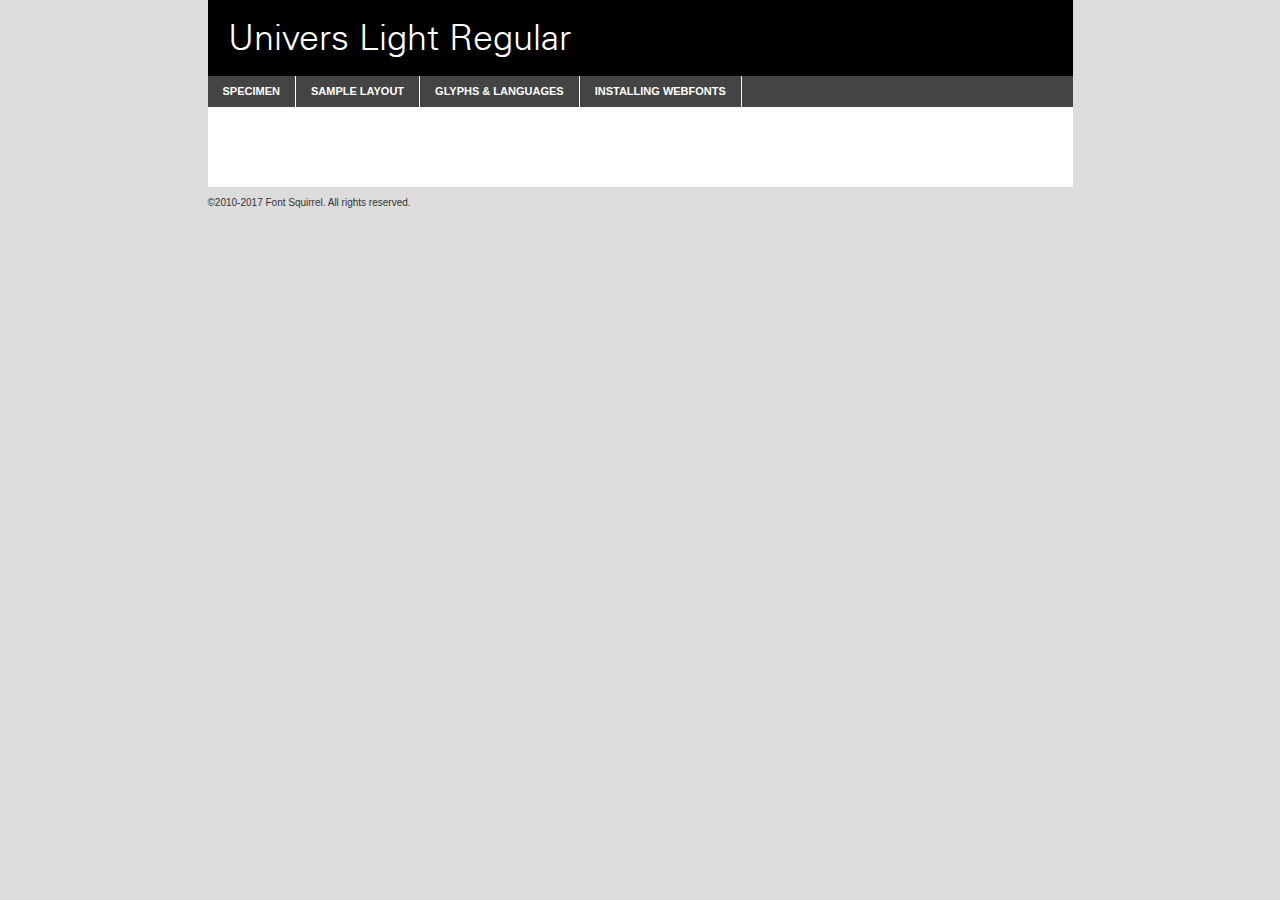
<file: univers-font/universlight-demo.html>
<!DOCTYPE html PUBLIC "-//W3C//DTD XHTML 1.0 Transitional//EN"
        "http://www.w3.org/TR/xhtml1/DTD/xhtml1-transitional.dtd">

<html xmlns="http://www.w3.org/1999/xhtml" xml:lang="en" lang="en">
<head>
    <meta http-equiv="Content-Type" content="text/html; charset=utf-8"/>
    <script src="http://ajax.googleapis.com/ajax/libs/jquery/1.7.2/jquery.min.js" type="text/javascript" charset="utf-8"></script>
    <script type="text/javascript">
		(function($) {
			$.fn.easyTabs = function(option) {
				var param = jQuery.extend({ fadeSpeed: 'fast', defaultContent: 1, activeClass: 'active' }, option);
				$(this).each(function() {
					var thisId = '#' + this.id;
					if ( param.defaultContent == '' )
					{
						param.defaultContent = 1;
					}
					if ( typeof param.defaultContent == 'number' )
					{
						var defaultTab = $(thisId + ' .tabs li:eq(' + (param.defaultContent - 1) + ') a').attr('href').substr(1);
					}
					else
					{
						var defaultTab = param.defaultContent;
					}
					$(thisId + ' .tabs li a').each(function() {
						var tabToHide = $(this).attr('href').substr(1);
						$('#' + tabToHide).addClass('easytabs-tab-content');
					});
					hideAll();
					changeContent(defaultTab);

					function hideAll() {$(thisId + ' .easytabs-tab-content').hide();}

					function changeContent(tabId)
					{
						hideAll();
						$(thisId + ' .tabs li').removeClass(param.activeClass);
						$(thisId + ' .tabs li a[href=#' + tabId + ']').closest('li').addClass(param.activeClass);
						if ( param.fadeSpeed != 'none' )
						{
							$(thisId + ' #' + tabId).fadeIn(param.fadeSpeed);
						}
						else
						{
							$(thisId + ' #' + tabId).show();
						}
					}

					$(thisId + ' .tabs li').click(function() {
						var tabId = $(this).find('a').attr('href').substr(1);
						changeContent(tabId);
						return false;
					});
				});
			}
		})(jQuery);
    </script>
    <link rel="stylesheet" href="specimen_files/specimen_stylesheet.css" type="text/css" charset="utf-8"/>
    <link rel="stylesheet" href="stylesheet.css" type="text/css" charset="utf-8"/>

    <style type="text/css">
        		body {
			font-family: 'universlight';
        		}

            </style>

    <title>Univers Light Regular Specimen</title>


    <script type="text/javascript" charset="utf-8">
		$(document).ready(function() {
			$('#container').easyTabs({ defaultContent: 1 });
		});
    </script>
</head>

<body>
<div id="container">
    <div id="header">
		Univers Light Regular    </div>
    <ul class="tabs">
        <li><a href="#specimen">Specimen</a></li>
        <li><a href="#layout">Sample Layout</a></li>
		        <li><a href="#glyphs">Glyphs &amp; Languages</a></li>
        <li><a href="#installing">Installing Webfonts</a></li>

    </ul>

    <div id="main_content">


        <div id="specimen">

            <div class="section">
                <div class="grid12 firstcol">
                    <div class="huge">AaBb</div>
                </div>
            </div>

            <div class="section">
                <div class="glyph_range">A&#x200B;B&#x200b;C&#x200b;D&#x200b;E&#x200b;F&#x200b;G&#x200b;H&#x200b;I&#x200b;J&#x200b;K&#x200b;L&#x200b;M&#x200b;N&#x200b;O&#x200b;P&#x200b;Q&#x200b;R&#x200b;S&#x200b;T&#x200b;U&#x200b;V&#x200b;W&#x200b;X&#x200b;Y&#x200b;Z&#x200b;a&#x200b;b&#x200b;c&#x200b;d&#x200b;e&#x200b;f&#x200b;g&#x200b;h&#x200b;i&#x200b;j&#x200b;k&#x200b;l&#x200b;m&#x200b;n&#x200b;o&#x200b;p&#x200b;q&#x200b;r&#x200b;s&#x200b;t&#x200b;u&#x200b;v&#x200b;w&#x200b;x&#x200b;y&#x200b;z&#x200b;1&#x200b;2&#x200b;3&#x200b;4&#x200b;5&#x200b;6&#x200b;7&#x200b;8&#x200b;9&#x200b;0&#x200b;&amp;&#x200b;.&#x200b;,&#x200b;?&#x200b;!&#x200b;&#64;&#x200b;(&#x200b;)&#x200b;#&#x200b;$&#x200b;%&#x200b;*&#x200b;+&#x200b;-&#x200b;=&#x200b;:&#x200b;;</div>
            </div>
            <div class="section">
                <div class="grid12 firstcol">
                    <table class="sample_table">
                        <tr>
                            <td>10</td>
                            <td class="size10">abcdefghijklmnopqrstuvwxyzABCDEFGHIJKLMNOPQRSTUVWXYZ0123456789abcdefghijklmnopqrstuvwxyzABCDEFGHIJKLMNOPQRSTUVWXYZ0123456789abcdefghijklmnopqrstuvwxyzABCDEFGHIJKLMNOPQRSTUVWXYZ</td>
                        </tr>
                        <tr>
                            <td>11</td>
                            <td class="size11">abcdefghijklmnopqrstuvwxyzABCDEFGHIJKLMNOPQRSTUVWXYZ0123456789abcdefghijklmnopqrstuvwxyzABCDEFGHIJKLMNOPQRSTUVWXYZ0123456789abcdefghijklmnopqrstuvwxyzABCDEFGHIJKLMNOPQRSTUVWXYZ</td>
                        </tr>
                        <tr>
                            <td>12</td>
                            <td class="size12">abcdefghijklmnopqrstuvwxyzABCDEFGHIJKLMNOPQRSTUVWXYZ0123456789abcdefghijklmnopqrstuvwxyzABCDEFGHIJKLMNOPQRSTUVWXYZ0123456789abcdefghijklmnopqrstuvwxyzABCDEFGHIJKLMNOPQRSTUVWXYZ</td>
                        </tr>
                        <tr>
                            <td>13</td>
                            <td class="size13">abcdefghijklmnopqrstuvwxyzABCDEFGHIJKLMNOPQRSTUVWXYZ0123456789abcdefghijklmnopqrstuvwxyzABCDEFGHIJKLMNOPQRSTUVWXYZ0123456789abcdefghijklmnopqrstuvwxyzABCDEFGHIJKLMNOPQRSTUVWXYZ</td>
                        </tr>
                        <tr>
                            <td>14</td>
                            <td class="size14">abcdefghijklmnopqrstuvwxyzABCDEFGHIJKLMNOPQRSTUVWXYZ0123456789abcdefghijklmnopqrstuvwxyzABCDEFGHIJKLMNOPQRSTUVWXYZ0123456789abcdefghijklmnopqrstuvwxyzABCDEFGHIJKLMNOPQRSTUVWXYZ</td>
                        </tr>
                        <tr>
                            <td>16</td>
                            <td class="size16">abcdefghijklmnopqrstuvwxyzABCDEFGHIJKLMNOPQRSTUVWXYZ0123456789abcdefghijklmnopqrstuvwxyzABCDEFGHIJKLMNOPQRSTUVWXYZ</td>
                        </tr>
                        <tr>
                            <td>18</td>
                            <td class="size18">abcdefghijklmnopqrstuvwxyzABCDEFGHIJKLMNOPQRSTUVWXYZ0123456789abcdefghijklmnopqrstuvwxyzABCDEFGHIJKLMNOPQRSTUVWXYZ</td>
                        </tr>
                        <tr>
                            <td>20</td>
                            <td class="size20">abcdefghijklmnopqrstuvwxyzABCDEFGHIJKLMNOPQRSTUVWXYZ0123456789abcdefghijklmnopqrstuvwxyzABCDEFGHIJKLMNOPQRSTUVWXYZ</td>
                        </tr>
                        <tr>
                            <td>24</td>
                            <td class="size24">abcdefghijklmnopqrstuvwxyzABCDEFGHIJKLMNOPQRSTUVWXYZ0123456789abcdefghijklmnopqrstuvwxyzABCDEFGHIJKLMNOPQRSTUVWXYZ</td>
                        </tr>
                        <tr>
                            <td>30</td>
                            <td class="size30">abcdefghijklmnopqrstuvwxyzABCDEFGHIJKLMNOPQRSTUVWXYZ0123456789abcdefghijklmnopqrstuvwxyzABCDEFGHIJKLMNOPQRSTUVWXYZ</td>
                        </tr>
                        <tr>
                            <td>36</td>
                            <td class="size36">abcdefghijklmnopqrstuvwxyzABCDEFGHIJKLMNOPQRSTUVWXYZ0123456789abcdefghijklmnopqrstuvwxyzABCDEFGHIJKLMNOPQRSTUVWXYZ</td>
                        </tr>
                        <tr>
                            <td>48</td>
                            <td class="size48">abcdefghijklmnopqrstuvwxyzABCDEFGHIJKLMNOPQRSTUVWXYZ0123456789abcdefghijklmnopqrstuvwxyzABCDEFGHIJKLMNOPQRSTUVWXYZ</td>
                        </tr>
                        <tr>
                            <td>60</td>
                            <td class="size60">abcdefghijklmnopqrstuvwxyzABCDEFGHIJKLMNOPQRSTUVWXYZ0123456789abcdefghijklmnopqrstuvwxyzABCDEFGHIJKLMNOPQRSTUVWXYZ</td>
                        </tr>
                        <tr>
                            <td>72</td>
                            <td class="size72">abcdefghijklmnopqrstuvwxyzABCDEFGHIJKLMNOPQRSTUVWXYZ0123456789abcdefghijklmnopqrstuvwxyzABCDEFGHIJKLMNOPQRSTUVWXYZ</td>
                        </tr>
                        <tr>
                            <td>90</td>
                            <td class="size90">abcdefghijklmnopqrstuvwxyzABCDEFGHIJKLMNOPQRSTUVWXYZ0123456789abcdefghijklmnopqrstuvwxyzABCDEFGHIJKLMNOPQRSTUVWXYZ</td>
                        </tr>
                    </table>

                </div>

            </div>


            <div class="section" id="bodycomparison">


                <div id="xheight">
                    <div class="fontbody">&#x25FC;&#x25FC;&#x25FC;&#x25FC;&#x25FC;&#x25FC;&#x25FC;&#x25FC;&#x25FC;&#x25FC;&#x25FC;&#x25FC;&#x25FC;&#x25FC;&#x25FC;&#x25FC;&#x25FC;&#x25FC;&#x25FC;&#x25FC;&#x25FC;&#x25FC;&#x25FC;&#x25FC;&#x25FC;&#x25FC;&#x25FC;&#x25FC;&#x25FC;&#x25FC;&#x25FC;&#x25FC;&#x25FC;&#x25FC;&#x25FC;&#x25FC;&#x25FC;&#x25FC;&#x25FC;&#x25FC;&#x25FC;&#x25FC;&#x25FC;&#x25FC;&#x25FC;&#x25FC;&#x25FC;&#x25FC;&#x25FC;&#x25FC;&#x25FC;&#x25FC;&#x25FC;&#x25FC;&#x25FC;&#x25FC;&#x25FC;&#x25FC;&#x25FC;&#x25FC;&#x25FC;&#x25FC;&#x25FC;&#x25FC;&#x25FC;&#x25FC;&#x25FC;&#x25FC;&#x25FC;&#x25FC;&#x25FC;&#x25FC;&#x25FC;&#x25FC;&#x25FC;&#x25FC;&#x25FC;&#x25FC;&#x25FC;&#x25FC;&#x25FC;&#x25FC;&#x25FC;&#x25FC;&#x25FC;&#x25FC;&#x25FC;&#x25FC;&#x25FC;&#x25FC;&#x25FC;&#x25FC;&#x25FC;&#x25FC;&#x25FC;&#x25FC;&#x25FC;&#x25FC;&#x25FC;body</div>
                    <div class="arialbody">body</div>
                    <div class="verdanabody">body</div>
                    <div class="georgiabody">body</div>
                </div>
                <div class="fontbody" style="z-index:1">
                    body<span>Univers Light Regular</span>
                </div>
                <div class="arialbody" style="z-index:1">
                    body<span>Arial</span>
                </div>
                <div class="verdanabody" style="z-index:1">
                    body<span>Verdana</span>
                </div>
                <div class="georgiabody" style="z-index:1">
                    body<span>Georgia</span>
                </div>


            </div>


            <div class="section psample psample_row1" id="">

                <div class="grid2 firstcol">
                    <p class="size10"><span>10.</span>Aenean lacinia bibendum nulla sed consectetur. Fusce dapibus, tellus ac cursus commodo, tortor mauris condimentum nibh, ut fermentum massa justo sit amet risus. Nullam id dolor id nibh ultricies vehicula ut id elit. Cum sociis natoque penatibus et magnis dis parturient montes, nascetur ridiculus mus. Nulla vitae elit libero, a pharetra augue.</p>

                </div>
                <div class="grid3">
                    <p class="size11"><span>11.</span>Aenean lacinia bibendum nulla sed consectetur. Fusce dapibus, tellus ac cursus commodo, tortor mauris condimentum nibh, ut fermentum massa justo sit amet risus. Nullam id dolor id nibh ultricies vehicula ut id elit. Cum sociis natoque penatibus et magnis dis parturient montes, nascetur ridiculus mus. Nulla vitae elit libero, a pharetra augue.</p>

                </div>
                <div class="grid3">
                    <p class="size12"><span>12.</span>Aenean lacinia bibendum nulla sed consectetur. Fusce dapibus, tellus ac cursus commodo, tortor mauris condimentum nibh, ut fermentum massa justo sit amet risus. Nullam id dolor id nibh ultricies vehicula ut id elit. Cum sociis natoque penatibus et magnis dis parturient montes, nascetur ridiculus mus. Nulla vitae elit libero, a pharetra augue.</p>

                </div>
                <div class="grid4">
                    <p class="size13"><span>13.</span>Aenean lacinia bibendum nulla sed consectetur. Fusce dapibus, tellus ac cursus commodo, tortor mauris condimentum nibh, ut fermentum massa justo sit amet risus. Nullam id dolor id nibh ultricies vehicula ut id elit. Cum sociis natoque penatibus et magnis dis parturient montes, nascetur ridiculus mus. Nulla vitae elit libero, a pharetra augue.</p>

                </div>
                <div class="white_blend"></div>

            </div>
            <div class="section psample psample_row2" id="">
                <div class="grid3 firstcol">
                    <p class="size14"><span>14.</span>Aenean lacinia bibendum nulla sed consectetur. Fusce dapibus, tellus ac cursus commodo, tortor mauris condimentum nibh, ut fermentum massa justo sit amet risus. Nullam id dolor id nibh ultricies vehicula ut id elit. Cum sociis natoque penatibus et magnis dis parturient montes, nascetur ridiculus mus. Nulla vitae elit libero, a pharetra augue.</p>

                </div>
                <div class="grid4">
                    <p class="size16"><span>16.</span>Aenean lacinia bibendum nulla sed consectetur. Fusce dapibus, tellus ac cursus commodo, tortor mauris condimentum nibh, ut fermentum massa justo sit amet risus. Nullam id dolor id nibh ultricies vehicula ut id elit. Cum sociis natoque penatibus et magnis dis parturient montes, nascetur ridiculus mus. Nulla vitae elit libero, a pharetra augue.</p>

                </div>
                <div class="grid5">
                    <p class="size18"><span>18.</span>Aenean lacinia bibendum nulla sed consectetur. Fusce dapibus, tellus ac cursus commodo, tortor mauris condimentum nibh, ut fermentum massa justo sit amet risus. Nullam id dolor id nibh ultricies vehicula ut id elit. Cum sociis natoque penatibus et magnis dis parturient montes, nascetur ridiculus mus. Nulla vitae elit libero, a pharetra augue.</p>

                </div>

                <div class="white_blend"></div>

            </div>

            <div class="section psample psample_row3" id="">
                <div class="grid5 firstcol">
                    <p class="size20"><span>20.</span>Aenean lacinia bibendum nulla sed consectetur. Fusce dapibus, tellus ac cursus commodo, tortor mauris condimentum nibh, ut fermentum massa justo sit amet risus. Nullam id dolor id nibh ultricies vehicula ut id elit. Cum sociis natoque penatibus et magnis dis parturient montes, nascetur ridiculus mus. Nulla vitae elit libero, a pharetra augue.</p>
                </div>
                <div class="grid7">
                    <p class="size24"><span>24.</span>Aenean lacinia bibendum nulla sed consectetur. Fusce dapibus, tellus ac cursus commodo, tortor mauris condimentum nibh, ut fermentum massa justo sit amet risus. Nullam id dolor id nibh ultricies vehicula ut id elit. Cum sociis natoque penatibus et magnis dis parturient montes, nascetur ridiculus mus. Nulla vitae elit libero, a pharetra augue.</p>
                </div>

                <div class="white_blend"></div>

            </div>

            <div class="section psample psample_row4" id="">
                <div class="grid12 firstcol">
                    <p class="size30"><span>30.</span>Aenean lacinia bibendum nulla sed consectetur. Fusce dapibus, tellus ac cursus commodo, tortor mauris condimentum nibh, ut fermentum massa justo sit amet risus. Nullam id dolor id nibh ultricies vehicula ut id elit. Cum sociis natoque penatibus et magnis dis parturient montes, nascetur ridiculus mus. Nulla vitae elit libero, a pharetra augue.</p>
                </div>
                <div class="white_blend"></div>

            </div>


            <div class="section psample psample_row1 fullreverse">
                <div class="grid2 firstcol">
                    <p class="size10"><span>10.</span>Aenean lacinia bibendum nulla sed consectetur. Fusce dapibus, tellus ac cursus commodo, tortor mauris condimentum nibh, ut fermentum massa justo sit amet risus. Nullam id dolor id nibh ultricies vehicula ut id elit. Cum sociis natoque penatibus et magnis dis parturient montes, nascetur ridiculus mus. Nulla vitae elit libero, a pharetra augue.</p>

                </div>
                <div class="grid3">
                    <p class="size11"><span>11.</span>Aenean lacinia bibendum nulla sed consectetur. Fusce dapibus, tellus ac cursus commodo, tortor mauris condimentum nibh, ut fermentum massa justo sit amet risus. Nullam id dolor id nibh ultricies vehicula ut id elit. Cum sociis natoque penatibus et magnis dis parturient montes, nascetur ridiculus mus. Nulla vitae elit libero, a pharetra augue.</p>

                </div>
                <div class="grid3">
                    <p class="size12"><span>12.</span>Aenean lacinia bibendum nulla sed consectetur. Fusce dapibus, tellus ac cursus commodo, tortor mauris condimentum nibh, ut fermentum massa justo sit amet risus. Nullam id dolor id nibh ultricies vehicula ut id elit. Cum sociis natoque penatibus et magnis dis parturient montes, nascetur ridiculus mus. Nulla vitae elit libero, a pharetra augue.</p>

                </div>
                <div class="grid4">
                    <p class="size13"><span>13.</span>Aenean lacinia bibendum nulla sed consectetur. Fusce dapibus, tellus ac cursus commodo, tortor mauris condimentum nibh, ut fermentum massa justo sit amet risus. Nullam id dolor id nibh ultricies vehicula ut id elit. Cum sociis natoque penatibus et magnis dis parturient montes, nascetur ridiculus mus. Nulla vitae elit libero, a pharetra augue.</p>

                </div>
                <div class="black_blend"></div>

            </div>

            <div class="section psample psample_row2 fullreverse">
                <div class="grid3 firstcol">
                    <p class="size14"><span>14.</span>Aenean lacinia bibendum nulla sed consectetur. Fusce dapibus, tellus ac cursus commodo, tortor mauris condimentum nibh, ut fermentum massa justo sit amet risus. Nullam id dolor id nibh ultricies vehicula ut id elit. Cum sociis natoque penatibus et magnis dis parturient montes, nascetur ridiculus mus. Nulla vitae elit libero, a pharetra augue.</p>

                </div>
                <div class="grid4">
                    <p class="size16"><span>16.</span>Aenean lacinia bibendum nulla sed consectetur. Fusce dapibus, tellus ac cursus commodo, tortor mauris condimentum nibh, ut fermentum massa justo sit amet risus. Nullam id dolor id nibh ultricies vehicula ut id elit. Cum sociis natoque penatibus et magnis dis parturient montes, nascetur ridiculus mus. Nulla vitae elit libero, a pharetra augue.</p>

                </div>
                <div class="grid5">
                    <p class="size18"><span>18.</span>Aenean lacinia bibendum nulla sed consectetur. Fusce dapibus, tellus ac cursus commodo, tortor mauris condimentum nibh, ut fermentum massa justo sit amet risus. Nullam id dolor id nibh ultricies vehicula ut id elit. Cum sociis natoque penatibus et magnis dis parturient montes, nascetur ridiculus mus. Nulla vitae elit libero, a pharetra augue.</p>

                </div>
                <div class="black_blend"></div>

            </div>

            <div class="section psample fullreverse psample_row3" id="">
                <div class="grid5 firstcol">
                    <p class="size20"><span>20.</span>Aenean lacinia bibendum nulla sed consectetur. Fusce dapibus, tellus ac cursus commodo, tortor mauris condimentum nibh, ut fermentum massa justo sit amet risus. Nullam id dolor id nibh ultricies vehicula ut id elit. Cum sociis natoque penatibus et magnis dis parturient montes, nascetur ridiculus mus. Nulla vitae elit libero, a pharetra augue.</p>
                </div>
                <div class="grid7">
                    <p class="size24"><span>24.</span>Aenean lacinia bibendum nulla sed consectetur. Fusce dapibus, tellus ac cursus commodo, tortor mauris condimentum nibh, ut fermentum massa justo sit amet risus. Nullam id dolor id nibh ultricies vehicula ut id elit. Cum sociis natoque penatibus et magnis dis parturient montes, nascetur ridiculus mus. Nulla vitae elit libero, a pharetra augue.</p>
                </div>

                <div class="black_blend"></div>

            </div>

            <div class="section psample fullreverse psample_row4" id="" style="border-bottom: 20px #000 solid;">
                <div class="grid12 firstcol">
                    <p class="size30"><span>30.</span>Aenean lacinia bibendum nulla sed consectetur. Fusce dapibus, tellus ac cursus commodo, tortor mauris condimentum nibh, ut fermentum massa justo sit amet risus. Nullam id dolor id nibh ultricies vehicula ut id elit. Cum sociis natoque penatibus et magnis dis parturient montes, nascetur ridiculus mus. Nulla vitae elit libero, a pharetra augue.</p>
                </div>
                <div class="black_blend"></div>

            </div>


        </div>

        <div id="layout">

            <div class="section">

                <div class="grid12 firstcol">
                    <h1>Lorem Ipsum Dolor</h1>
                    <h2>Etiam porta sem malesuada magna mollis euismod</h2>

                    <p class="byline">By <a href="#link">Aenean Lacinia</a></p>
                </div>
            </div>
            <div class="section">
                <div class="grid8 firstcol">
                    <p class="large">Donec sed odio dui. Morbi leo risus, porta ac consectetur ac, vestibulum at eros. Fusce dapibus, tellus ac cursus commodo, tortor mauris condimentum nibh, ut fermentum massa justo sit amet risus. </p>


                    <h3>Pellentesque ornare sem</h3>

                    <p>Maecenas sed diam eget risus varius blandit sit amet non magna. Maecenas faucibus mollis interdum. Donec ullamcorper nulla non metus auctor fringilla. Nullam id dolor id nibh ultricies vehicula ut id elit. Nullam id dolor id nibh ultricies vehicula ut id elit. </p>

                    <p>Aenean eu leo quam. Pellentesque ornare sem lacinia quam venenatis vestibulum. Lorem ipsum dolor sit amet, consectetur adipiscing elit. Cum sociis natoque penatibus et magnis dis parturient montes, nascetur ridiculus mus. </p>

                    <p>Nulla vitae elit libero, a pharetra augue. Praesent commodo cursus magna, vel scelerisque nisl consectetur et. Aenean lacinia bibendum nulla sed consectetur. </p>

                    <p>Nullam quis risus eget urna mollis ornare vel eu leo. Nullam quis risus eget urna mollis ornare vel eu leo. Maecenas sed diam eget risus varius blandit sit amet non magna. Donec ullamcorper nulla non metus auctor fringilla. </p>

                    <h3>Cras mattis consectetur</h3>

                    <p>Aenean eu leo quam. Pellentesque ornare sem lacinia quam venenatis vestibulum. Aenean lacinia bibendum nulla sed consectetur. Integer posuere erat a ante venenatis dapibus posuere velit aliquet. Cras mattis consectetur purus sit amet fermentum. </p>

                    <p>Nullam id dolor id nibh ultricies vehicula ut id elit. Nullam quis risus eget urna mollis ornare vel eu leo. Cras mattis consectetur purus sit amet fermentum.</p>
                </div>

                <div class="grid4 sidebar">

                    <div class="box reverse">
                        <p class="last">Nullam quis risus eget urna mollis ornare vel eu leo. Donec ullamcorper nulla non metus auctor fringilla. Cras mattis consectetur purus sit amet fermentum. Sed posuere consectetur est at lobortis. Lorem ipsum dolor sit amet, consectetur adipiscing elit. </p>
                    </div>

                    <p class="caption">Maecenas sed diam eget risus varius.</p>

                    <p>Vestibulum id ligula porta felis euismod semper. Integer posuere erat a ante venenatis dapibus posuere velit aliquet. Vestibulum id ligula porta felis euismod semper. Sed posuere consectetur est at lobortis. Maecenas sed diam eget risus varius blandit sit amet non magna. Fusce dapibus, tellus ac cursus commodo, tortor mauris condimentum nibh, ut fermentum massa justo sit amet risus. </p>


                    <p>Duis mollis, est non commodo luctus, nisi erat porttitor ligula, eget lacinia odio sem nec elit. Aenean lacinia bibendum nulla sed consectetur. Vivamus sagittis lacus vel augue laoreet rutrum faucibus dolor auctor. Aenean lacinia bibendum nulla sed consectetur. Nullam quis risus eget urna mollis ornare vel eu leo. </p>

                    <p>Praesent commodo cursus magna, vel scelerisque nisl consectetur et. Donec ullamcorper nulla non metus auctor fringilla. Maecenas faucibus mollis interdum. Fusce dapibus, tellus ac cursus commodo, tortor mauris condimentum nibh, ut fermentum massa justo sit amet risus. </p>

                </div>
            </div>

        </div>


		

        <div id="glyphs">
            <div class="section">
                <div class="grid12 firstcol">

                    <h1>Language Support</h1>
                    <p>The subset of Univers Light Regular in this kit supports the following languages:<br/>

						Albanian, Basque, Breton, Chamorro, Danish, Dutch, English, Faroese, Finnish, French, Frisian, Galician, German, Icelandic, Italian, Malagasy, Norwegian, Portuguese, Spanish, Alsatian, Aragonese, Arapaho, Arrernte, Asturian, Aymara, Bislama, Cebuano, Corsican, Fijian, French_creole, Genoese, Gilbertese, Greenlandic, Haitian_creole, Hiligaynon, Hmong, Hopi, Ibanag, Iloko_ilokano, Indonesian, Interglossa_glosa, Interlingua, Irish_gaelic, Jerriais, Lojban, Lombard, Luxembourgeois, Manx, Mohawk, Norfolk_pitcairnese, Occitan, Oromo, Pangasinan, Papiamento, Piedmontese, Potawatomi, Rhaeto-romance, Romansh, Rotokas, Sami_lule, Samoan, Sardinian, Scots_gaelic, Seychelles_creole, Shona, Sicilian, Somali, Southern_ndebele, Swahili, Swati_swazi, Tagalog_filipino_pilipino, Tetum, Tok_pisin, Uyghur_latinized, Volapuk, Walloon, Warlpiri, Xhosa, Yapese, Zulu, Latinbasic, Ubasic, Demo                    </p>
                    <h1>Glyph Chart</h1>
                    <p>The subset of Univers Light Regular in this kit includes all the glyphs listed below. Unicode entities are included above each glyph to help you insert individual characters into your layout.</p>
                    <div id="glyph_chart">

																				                                <div><p>&amp;#32;</p>&#32;</div>
																				                                <div><p>&amp;#33;</p>&#33;</div>
																				                                <div><p>&amp;#34;</p>&#34;</div>
																				                                <div><p>&amp;#35;</p>&#35;</div>
																				                                <div><p>&amp;#36;</p>&#36;</div>
																				                                <div><p>&amp;#37;</p>&#37;</div>
																				                                <div><p>&amp;#38;</p>&#38;</div>
																				                                <div><p>&amp;#39;</p>&#39;</div>
																				                                <div><p>&amp;#40;</p>&#40;</div>
																				                                <div><p>&amp;#41;</p>&#41;</div>
																				                                <div><p>&amp;#42;</p>&#42;</div>
																				                                <div><p>&amp;#43;</p>&#43;</div>
																				                                <div><p>&amp;#44;</p>&#44;</div>
																				                                <div><p>&amp;#45;</p>&#45;</div>
																				                                <div><p>&amp;#46;</p>&#46;</div>
																				                                <div><p>&amp;#47;</p>&#47;</div>
																				                                <div><p>&amp;#48;</p>&#48;</div>
																				                                <div><p>&amp;#49;</p>&#49;</div>
																				                                <div><p>&amp;#50;</p>&#50;</div>
																				                                <div><p>&amp;#51;</p>&#51;</div>
																				                                <div><p>&amp;#52;</p>&#52;</div>
																				                                <div><p>&amp;#53;</p>&#53;</div>
																				                                <div><p>&amp;#54;</p>&#54;</div>
																				                                <div><p>&amp;#55;</p>&#55;</div>
																				                                <div><p>&amp;#56;</p>&#56;</div>
																				                                <div><p>&amp;#57;</p>&#57;</div>
																				                                <div><p>&amp;#58;</p>&#58;</div>
																				                                <div><p>&amp;#59;</p>&#59;</div>
																				                                <div><p>&amp;#60;</p>&#60;</div>
																				                                <div><p>&amp;#61;</p>&#61;</div>
																				                                <div><p>&amp;#62;</p>&#62;</div>
																				                                <div><p>&amp;#63;</p>&#63;</div>
																				                                <div><p>&amp;#64;</p>&#64;</div>
																				                                <div><p>&amp;#65;</p>&#65;</div>
																				                                <div><p>&amp;#66;</p>&#66;</div>
																				                                <div><p>&amp;#67;</p>&#67;</div>
																				                                <div><p>&amp;#68;</p>&#68;</div>
																				                                <div><p>&amp;#69;</p>&#69;</div>
																				                                <div><p>&amp;#70;</p>&#70;</div>
																				                                <div><p>&amp;#71;</p>&#71;</div>
																				                                <div><p>&amp;#72;</p>&#72;</div>
																				                                <div><p>&amp;#73;</p>&#73;</div>
																				                                <div><p>&amp;#74;</p>&#74;</div>
																				                                <div><p>&amp;#75;</p>&#75;</div>
																				                                <div><p>&amp;#76;</p>&#76;</div>
																				                                <div><p>&amp;#77;</p>&#77;</div>
																				                                <div><p>&amp;#78;</p>&#78;</div>
																				                                <div><p>&amp;#79;</p>&#79;</div>
																				                                <div><p>&amp;#80;</p>&#80;</div>
																				                                <div><p>&amp;#81;</p>&#81;</div>
																				                                <div><p>&amp;#82;</p>&#82;</div>
																				                                <div><p>&amp;#83;</p>&#83;</div>
																				                                <div><p>&amp;#84;</p>&#84;</div>
																				                                <div><p>&amp;#85;</p>&#85;</div>
																				                                <div><p>&amp;#86;</p>&#86;</div>
																				                                <div><p>&amp;#87;</p>&#87;</div>
																				                                <div><p>&amp;#88;</p>&#88;</div>
																				                                <div><p>&amp;#89;</p>&#89;</div>
																				                                <div><p>&amp;#90;</p>&#90;</div>
																				                                <div><p>&amp;#91;</p>&#91;</div>
																				                                <div><p>&amp;#92;</p>&#92;</div>
																				                                <div><p>&amp;#93;</p>&#93;</div>
																				                                <div><p>&amp;#94;</p>&#94;</div>
																				                                <div><p>&amp;#95;</p>&#95;</div>
																				                                <div><p>&amp;#96;</p>&#96;</div>
																				                                <div><p>&amp;#97;</p>&#97;</div>
																				                                <div><p>&amp;#98;</p>&#98;</div>
																				                                <div><p>&amp;#99;</p>&#99;</div>
																				                                <div><p>&amp;#100;</p>&#100;</div>
																				                                <div><p>&amp;#101;</p>&#101;</div>
																				                                <div><p>&amp;#102;</p>&#102;</div>
																				                                <div><p>&amp;#103;</p>&#103;</div>
																				                                <div><p>&amp;#104;</p>&#104;</div>
																				                                <div><p>&amp;#105;</p>&#105;</div>
																				                                <div><p>&amp;#106;</p>&#106;</div>
																				                                <div><p>&amp;#107;</p>&#107;</div>
																				                                <div><p>&amp;#108;</p>&#108;</div>
																				                                <div><p>&amp;#109;</p>&#109;</div>
																				                                <div><p>&amp;#110;</p>&#110;</div>
																				                                <div><p>&amp;#111;</p>&#111;</div>
																				                                <div><p>&amp;#112;</p>&#112;</div>
																				                                <div><p>&amp;#113;</p>&#113;</div>
																				                                <div><p>&amp;#114;</p>&#114;</div>
																				                                <div><p>&amp;#115;</p>&#115;</div>
																				                                <div><p>&amp;#116;</p>&#116;</div>
																				                                <div><p>&amp;#117;</p>&#117;</div>
																				                                <div><p>&amp;#118;</p>&#118;</div>
																				                                <div><p>&amp;#119;</p>&#119;</div>
																				                                <div><p>&amp;#120;</p>&#120;</div>
																				                                <div><p>&amp;#121;</p>&#121;</div>
																				                                <div><p>&amp;#122;</p>&#122;</div>
																				                                <div><p>&amp;#123;</p>&#123;</div>
																				                                <div><p>&amp;#124;</p>&#124;</div>
																				                                <div><p>&amp;#125;</p>&#125;</div>
																				                                <div><p>&amp;#126;</p>&#126;</div>
																				                                <div><p>&amp;#160;</p>&#160;</div>
																				                                <div><p>&amp;#161;</p>&#161;</div>
																				                                <div><p>&amp;#162;</p>&#162;</div>
																				                                <div><p>&amp;#163;</p>&#163;</div>
																				                                <div><p>&amp;#164;</p>&#164;</div>
																				                                <div><p>&amp;#165;</p>&#165;</div>
																				                                <div><p>&amp;#166;</p>&#166;</div>
																				                                <div><p>&amp;#167;</p>&#167;</div>
																				                                <div><p>&amp;#168;</p>&#168;</div>
																				                                <div><p>&amp;#169;</p>&#169;</div>
																				                                <div><p>&amp;#170;</p>&#170;</div>
																				                                <div><p>&amp;#171;</p>&#171;</div>
																				                                <div><p>&amp;#172;</p>&#172;</div>
																				                                <div><p>&amp;#173;</p>&#173;</div>
																				                                <div><p>&amp;#174;</p>&#174;</div>
																				                                <div><p>&amp;#175;</p>&#175;</div>
																				                                <div><p>&amp;#176;</p>&#176;</div>
																				                                <div><p>&amp;#177;</p>&#177;</div>
																				                                <div><p>&amp;#178;</p>&#178;</div>
																				                                <div><p>&amp;#179;</p>&#179;</div>
																				                                <div><p>&amp;#180;</p>&#180;</div>
																				                                <div><p>&amp;#181;</p>&#181;</div>
																				                                <div><p>&amp;#182;</p>&#182;</div>
																				                                <div><p>&amp;#183;</p>&#183;</div>
																				                                <div><p>&amp;#184;</p>&#184;</div>
																				                                <div><p>&amp;#185;</p>&#185;</div>
																				                                <div><p>&amp;#186;</p>&#186;</div>
																				                                <div><p>&amp;#187;</p>&#187;</div>
																				                                <div><p>&amp;#188;</p>&#188;</div>
																				                                <div><p>&amp;#189;</p>&#189;</div>
																				                                <div><p>&amp;#190;</p>&#190;</div>
																				                                <div><p>&amp;#191;</p>&#191;</div>
																				                                <div><p>&amp;#192;</p>&#192;</div>
																				                                <div><p>&amp;#193;</p>&#193;</div>
																				                                <div><p>&amp;#194;</p>&#194;</div>
																				                                <div><p>&amp;#195;</p>&#195;</div>
																				                                <div><p>&amp;#196;</p>&#196;</div>
																				                                <div><p>&amp;#197;</p>&#197;</div>
																				                                <div><p>&amp;#198;</p>&#198;</div>
																				                                <div><p>&amp;#199;</p>&#199;</div>
																				                                <div><p>&amp;#200;</p>&#200;</div>
																				                                <div><p>&amp;#201;</p>&#201;</div>
																				                                <div><p>&amp;#202;</p>&#202;</div>
																				                                <div><p>&amp;#203;</p>&#203;</div>
																				                                <div><p>&amp;#204;</p>&#204;</div>
																				                                <div><p>&amp;#205;</p>&#205;</div>
																				                                <div><p>&amp;#206;</p>&#206;</div>
																				                                <div><p>&amp;#207;</p>&#207;</div>
																				                                <div><p>&amp;#208;</p>&#208;</div>
																				                                <div><p>&amp;#209;</p>&#209;</div>
																				                                <div><p>&amp;#210;</p>&#210;</div>
																				                                <div><p>&amp;#211;</p>&#211;</div>
																				                                <div><p>&amp;#212;</p>&#212;</div>
																				                                <div><p>&amp;#213;</p>&#213;</div>
																				                                <div><p>&amp;#214;</p>&#214;</div>
																				                                <div><p>&amp;#215;</p>&#215;</div>
																				                                <div><p>&amp;#216;</p>&#216;</div>
																				                                <div><p>&amp;#217;</p>&#217;</div>
																				                                <div><p>&amp;#218;</p>&#218;</div>
																				                                <div><p>&amp;#219;</p>&#219;</div>
																				                                <div><p>&amp;#220;</p>&#220;</div>
																				                                <div><p>&amp;#221;</p>&#221;</div>
																				                                <div><p>&amp;#222;</p>&#222;</div>
																				                                <div><p>&amp;#223;</p>&#223;</div>
																				                                <div><p>&amp;#224;</p>&#224;</div>
																				                                <div><p>&amp;#225;</p>&#225;</div>
																				                                <div><p>&amp;#226;</p>&#226;</div>
																				                                <div><p>&amp;#227;</p>&#227;</div>
																				                                <div><p>&amp;#228;</p>&#228;</div>
																				                                <div><p>&amp;#229;</p>&#229;</div>
																				                                <div><p>&amp;#230;</p>&#230;</div>
																				                                <div><p>&amp;#231;</p>&#231;</div>
																				                                <div><p>&amp;#232;</p>&#232;</div>
																				                                <div><p>&amp;#233;</p>&#233;</div>
																				                                <div><p>&amp;#234;</p>&#234;</div>
																				                                <div><p>&amp;#235;</p>&#235;</div>
																				                                <div><p>&amp;#236;</p>&#236;</div>
																				                                <div><p>&amp;#237;</p>&#237;</div>
																				                                <div><p>&amp;#238;</p>&#238;</div>
																				                                <div><p>&amp;#239;</p>&#239;</div>
																				                                <div><p>&amp;#240;</p>&#240;</div>
																				                                <div><p>&amp;#241;</p>&#241;</div>
																				                                <div><p>&amp;#242;</p>&#242;</div>
																				                                <div><p>&amp;#243;</p>&#243;</div>
																				                                <div><p>&amp;#244;</p>&#244;</div>
																				                                <div><p>&amp;#245;</p>&#245;</div>
																				                                <div><p>&amp;#246;</p>&#246;</div>
																				                                <div><p>&amp;#247;</p>&#247;</div>
																				                                <div><p>&amp;#248;</p>&#248;</div>
																				                                <div><p>&amp;#249;</p>&#249;</div>
																				                                <div><p>&amp;#250;</p>&#250;</div>
																				                                <div><p>&amp;#251;</p>&#251;</div>
																				                                <div><p>&amp;#252;</p>&#252;</div>
																				                                <div><p>&amp;#253;</p>&#253;</div>
																				                                <div><p>&amp;#254;</p>&#254;</div>
																				                                <div><p>&amp;#255;</p>&#255;</div>
																				                                <div><p>&amp;#338;</p>&#338;</div>
																				                                <div><p>&amp;#339;</p>&#339;</div>
																				                                <div><p>&amp;#376;</p>&#376;</div>
																				                                <div><p>&amp;#710;</p>&#710;</div>
																				                                <div><p>&amp;#732;</p>&#732;</div>
																				                                <div><p>&amp;#8192;</p>&#8192;</div>
																				                                <div><p>&amp;#8193;</p>&#8193;</div>
																				                                <div><p>&amp;#8194;</p>&#8194;</div>
																				                                <div><p>&amp;#8195;</p>&#8195;</div>
																				                                <div><p>&amp;#8196;</p>&#8196;</div>
																				                                <div><p>&amp;#8197;</p>&#8197;</div>
																				                                <div><p>&amp;#8198;</p>&#8198;</div>
																				                                <div><p>&amp;#8199;</p>&#8199;</div>
																				                                <div><p>&amp;#8200;</p>&#8200;</div>
																				                                <div><p>&amp;#8201;</p>&#8201;</div>
																				                                <div><p>&amp;#8202;</p>&#8202;</div>
																				                                <div><p>&amp;#8208;</p>&#8208;</div>
																				                                <div><p>&amp;#8209;</p>&#8209;</div>
																				                                <div><p>&amp;#8210;</p>&#8210;</div>
																				                                <div><p>&amp;#8211;</p>&#8211;</div>
																				                                <div><p>&amp;#8212;</p>&#8212;</div>
																				                                <div><p>&amp;#8216;</p>&#8216;</div>
																				                                <div><p>&amp;#8217;</p>&#8217;</div>
																				                                <div><p>&amp;#8218;</p>&#8218;</div>
																				                                <div><p>&amp;#8220;</p>&#8220;</div>
																				                                <div><p>&amp;#8221;</p>&#8221;</div>
																				                                <div><p>&amp;#8222;</p>&#8222;</div>
																				                                <div><p>&amp;#8226;</p>&#8226;</div>
																				                                <div><p>&amp;#8230;</p>&#8230;</div>
																				                                <div><p>&amp;#8239;</p>&#8239;</div>
																				                                <div><p>&amp;#8249;</p>&#8249;</div>
																				                                <div><p>&amp;#8250;</p>&#8250;</div>
																				                                <div><p>&amp;#8287;</p>&#8287;</div>
																				                                <div><p>&amp;#8364;</p>&#8364;</div>
																				                                <div><p>&amp;#8482;</p>&#8482;</div>
																				                                <div><p>&amp;#9724;</p>&#9724;</div>
																																																										                    </div>
                </div>


            </div>
        </div>


        <div id="specs">

        </div>

        <div id="installing">
            <div class="section">
                <div class="grid7 firstcol">
                    <h1>Installing Webfonts</h1>

                    <p>Webfonts are supported by all major browser platforms but not all in the same way. There are currently four different font formats that must be included in order to target all browsers. This includes TTF, WOFF, EOT and SVG.</p>

                    <h2>1. Upload your webfonts</h2>
                    <p>You must upload your webfont kit to your website. They should be in or near the same directory as your CSS files.</p>

                    <h2>2. Include the webfont stylesheet</h2>
                    <p>A special CSS @font-face declaration helps the various browsers select the appropriate font it needs without causing you a bunch of headaches. Learn more about this syntax by reading the <a href="https://www.fontspring.com/blog/further-hardening-of-the-bulletproof-syntax">Fontspring blog post</a> about it. The code for it is as follows:</p>


                    <code>
                        @font-face{
                        font-family: 'MyWebFont';
                        src: url('WebFont.eot');
                        src: url('WebFont.eot?#iefix') format('embedded-opentype'),
                        url('WebFont.woff') format('woff'),
                        url('WebFont.ttf') format('truetype'),
                        url('WebFont.svg#webfont') format('svg');
                        }
                    </code>

                    <p>We've already gone ahead and generated the code for you. All you have to do is link to the stylesheet in your HTML, like this:</p>
                    <code>&lt;link rel=&quot;stylesheet&quot; href=&quot;stylesheet.css&quot; type=&quot;text/css&quot; charset=&quot;utf-8&quot; /&gt;</code>

                    <h2>3. Modify your own stylesheet</h2>
                    <p>To take advantage of your new fonts, you must tell your stylesheet to use them. Look at the original @font-face declaration above and find the property called "font-family." The name linked there will be what you use to reference the font. Prepend that webfont name to the font stack in the "font-family" property, inside the selector you want to change. For example:</p>
                    <code>p { font-family: 'WebFont', Arial, sans-serif; }</code>

                    <h2>4. Test</h2>
                    <p>Getting webfonts to work cross-browser <em>can</em> be tricky. Use the information in the sidebar to help you if you find that fonts aren't loading in a particular browser.</p>
                </div>

                <div class="grid5 sidebar">
                    <div class="box">
                        <h2>Troubleshooting<br/>Font-Face Problems</h2>
                        <p>Having trouble getting your webfonts to load in your new website? Here are some tips to sort out what might be the problem.</p>

                        <h3>Fonts not showing in any browser</h3>

                        <p>This sounds like you need to work on the plumbing. You either did not upload the fonts to the correct directory, or you did not link the fonts properly in the CSS. If you've confirmed that all this is correct and you still have a problem, take a look at your .htaccess file and see if requests are getting intercepted.</p>

                        <h3>Fonts not loading in iPhone or iPad</h3>

                        <p>The most common problem here is that you are serving the fonts from an IIS server. IIS refuses to serve files that have unknown MIME types. If that is the case, you must set the MIME type for SVG to "image/svg+xml" in the server settings. Follow these instructions from Microsoft if you need help.</p>

                        <h3>Fonts not loading in Firefox</h3>

                        <p>The primary reason for this failure? You are still using a version Firefox older than 3.5. So upgrade already! If that isn't it, then you are very likely serving fonts from a different domain. Firefox requires that all font assets be served from the same domain. Lastly it is possible that you need to add WOFF to your list of MIME types (if you are serving via IIS.)</p>

                        <h3>Fonts not loading in IE</h3>

                        <p>Are you looking at Internet Explorer on an actual Windows machine or are you cheating by using a service like Adobe BrowserLab? Many of these screenshot services do not render @font-face for IE. Best to test it on a real machine.</p>

                        <h3>Fonts not loading in IE9</h3>

                        <p>IE9, like Firefox, requires that fonts be served from the same domain as the website. Make sure that is the case.</p>
                    </div>
                </div>
            </div>

        </div>

    </div>
    <div id="footer">
        <p>&copy;2010-2017 Font Squirrel. All rights reserved.</p>
    </div>
</div>
</body>
</html>
</file>
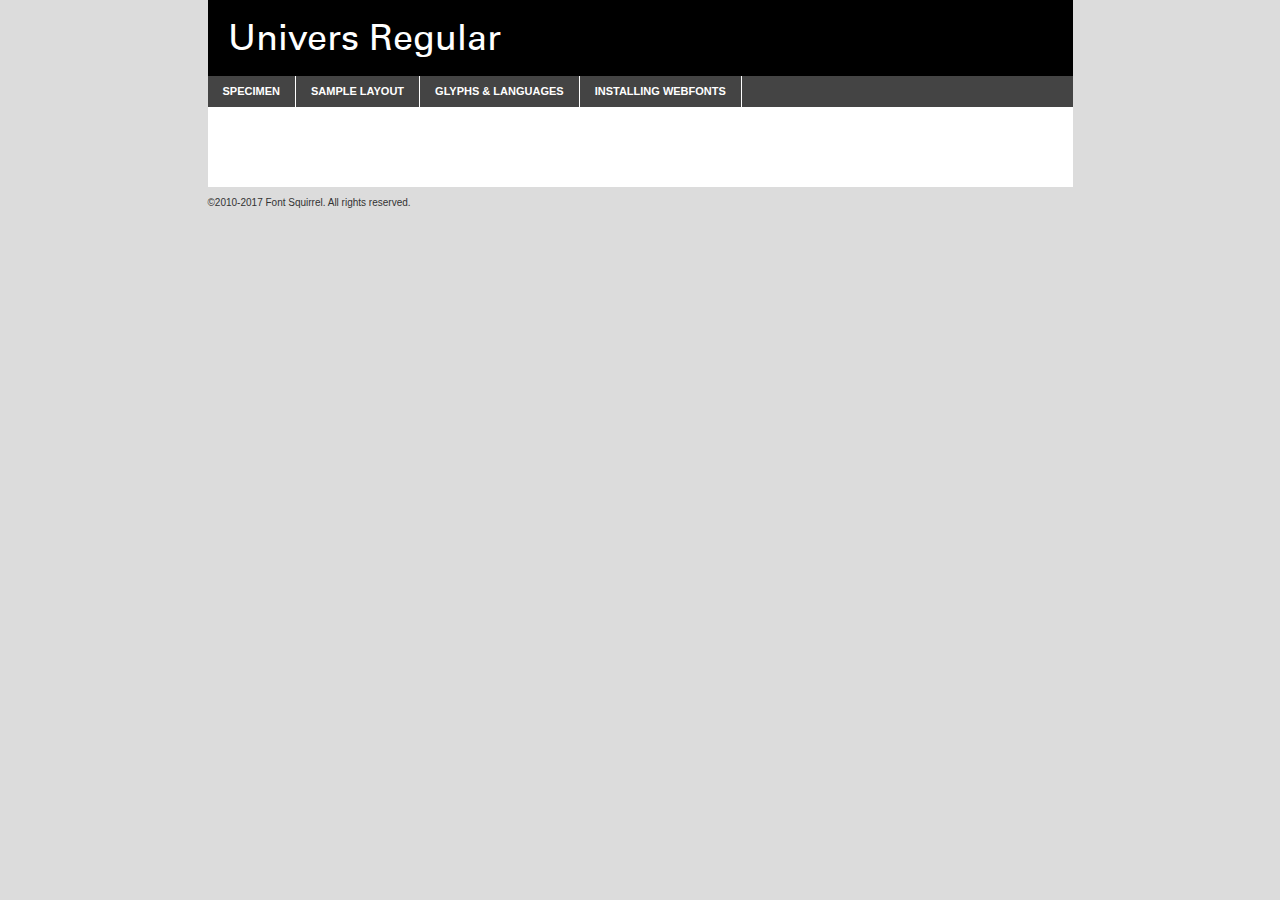
<file: univers-font/universregular-demo.html>
<!DOCTYPE html PUBLIC "-//W3C//DTD XHTML 1.0 Transitional//EN"
        "http://www.w3.org/TR/xhtml1/DTD/xhtml1-transitional.dtd">

<html xmlns="http://www.w3.org/1999/xhtml" xml:lang="en" lang="en">
<head>
    <meta http-equiv="Content-Type" content="text/html; charset=utf-8"/>
    <script src="http://ajax.googleapis.com/ajax/libs/jquery/1.7.2/jquery.min.js" type="text/javascript" charset="utf-8"></script>
    <script type="text/javascript">
		(function($) {
			$.fn.easyTabs = function(option) {
				var param = jQuery.extend({ fadeSpeed: 'fast', defaultContent: 1, activeClass: 'active' }, option);
				$(this).each(function() {
					var thisId = '#' + this.id;
					if ( param.defaultContent == '' )
					{
						param.defaultContent = 1;
					}
					if ( typeof param.defaultContent == 'number' )
					{
						var defaultTab = $(thisId + ' .tabs li:eq(' + (param.defaultContent - 1) + ') a').attr('href').substr(1);
					}
					else
					{
						var defaultTab = param.defaultContent;
					}
					$(thisId + ' .tabs li a').each(function() {
						var tabToHide = $(this).attr('href').substr(1);
						$('#' + tabToHide).addClass('easytabs-tab-content');
					});
					hideAll();
					changeContent(defaultTab);

					function hideAll() {$(thisId + ' .easytabs-tab-content').hide();}

					function changeContent(tabId)
					{
						hideAll();
						$(thisId + ' .tabs li').removeClass(param.activeClass);
						$(thisId + ' .tabs li a[href=#' + tabId + ']').closest('li').addClass(param.activeClass);
						if ( param.fadeSpeed != 'none' )
						{
							$(thisId + ' #' + tabId).fadeIn(param.fadeSpeed);
						}
						else
						{
							$(thisId + ' #' + tabId).show();
						}
					}

					$(thisId + ' .tabs li').click(function() {
						var tabId = $(this).find('a').attr('href').substr(1);
						changeContent(tabId);
						return false;
					});
				});
			}
		})(jQuery);
    </script>
    <link rel="stylesheet" href="specimen_files/specimen_stylesheet.css" type="text/css" charset="utf-8"/>
    <link rel="stylesheet" href="stylesheet.css" type="text/css" charset="utf-8"/>

    <style type="text/css">
        		body {
			font-family: 'universregular';
        		}

            </style>

    <title>Univers Regular Specimen</title>


    <script type="text/javascript" charset="utf-8">
		$(document).ready(function() {
			$('#container').easyTabs({ defaultContent: 1 });
		});
    </script>
</head>

<body>
<div id="container">
    <div id="header">
		Univers Regular    </div>
    <ul class="tabs">
        <li><a href="#specimen">Specimen</a></li>
        <li><a href="#layout">Sample Layout</a></li>
		        <li><a href="#glyphs">Glyphs &amp; Languages</a></li>
        <li><a href="#installing">Installing Webfonts</a></li>

    </ul>

    <div id="main_content">


        <div id="specimen">

            <div class="section">
                <div class="grid12 firstcol">
                    <div class="huge">AaBb</div>
                </div>
            </div>

            <div class="section">
                <div class="glyph_range">A&#x200B;B&#x200b;C&#x200b;D&#x200b;E&#x200b;F&#x200b;G&#x200b;H&#x200b;I&#x200b;J&#x200b;K&#x200b;L&#x200b;M&#x200b;N&#x200b;O&#x200b;P&#x200b;Q&#x200b;R&#x200b;S&#x200b;T&#x200b;U&#x200b;V&#x200b;W&#x200b;X&#x200b;Y&#x200b;Z&#x200b;a&#x200b;b&#x200b;c&#x200b;d&#x200b;e&#x200b;f&#x200b;g&#x200b;h&#x200b;i&#x200b;j&#x200b;k&#x200b;l&#x200b;m&#x200b;n&#x200b;o&#x200b;p&#x200b;q&#x200b;r&#x200b;s&#x200b;t&#x200b;u&#x200b;v&#x200b;w&#x200b;x&#x200b;y&#x200b;z&#x200b;1&#x200b;2&#x200b;3&#x200b;4&#x200b;5&#x200b;6&#x200b;7&#x200b;8&#x200b;9&#x200b;0&#x200b;&amp;&#x200b;.&#x200b;,&#x200b;?&#x200b;!&#x200b;&#64;&#x200b;(&#x200b;)&#x200b;#&#x200b;$&#x200b;%&#x200b;*&#x200b;+&#x200b;-&#x200b;=&#x200b;:&#x200b;;</div>
            </div>
            <div class="section">
                <div class="grid12 firstcol">
                    <table class="sample_table">
                        <tr>
                            <td>10</td>
                            <td class="size10">abcdefghijklmnopqrstuvwxyzABCDEFGHIJKLMNOPQRSTUVWXYZ0123456789abcdefghijklmnopqrstuvwxyzABCDEFGHIJKLMNOPQRSTUVWXYZ0123456789abcdefghijklmnopqrstuvwxyzABCDEFGHIJKLMNOPQRSTUVWXYZ</td>
                        </tr>
                        <tr>
                            <td>11</td>
                            <td class="size11">abcdefghijklmnopqrstuvwxyzABCDEFGHIJKLMNOPQRSTUVWXYZ0123456789abcdefghijklmnopqrstuvwxyzABCDEFGHIJKLMNOPQRSTUVWXYZ0123456789abcdefghijklmnopqrstuvwxyzABCDEFGHIJKLMNOPQRSTUVWXYZ</td>
                        </tr>
                        <tr>
                            <td>12</td>
                            <td class="size12">abcdefghijklmnopqrstuvwxyzABCDEFGHIJKLMNOPQRSTUVWXYZ0123456789abcdefghijklmnopqrstuvwxyzABCDEFGHIJKLMNOPQRSTUVWXYZ0123456789abcdefghijklmnopqrstuvwxyzABCDEFGHIJKLMNOPQRSTUVWXYZ</td>
                        </tr>
                        <tr>
                            <td>13</td>
                            <td class="size13">abcdefghijklmnopqrstuvwxyzABCDEFGHIJKLMNOPQRSTUVWXYZ0123456789abcdefghijklmnopqrstuvwxyzABCDEFGHIJKLMNOPQRSTUVWXYZ0123456789abcdefghijklmnopqrstuvwxyzABCDEFGHIJKLMNOPQRSTUVWXYZ</td>
                        </tr>
                        <tr>
                            <td>14</td>
                            <td class="size14">abcdefghijklmnopqrstuvwxyzABCDEFGHIJKLMNOPQRSTUVWXYZ0123456789abcdefghijklmnopqrstuvwxyzABCDEFGHIJKLMNOPQRSTUVWXYZ0123456789abcdefghijklmnopqrstuvwxyzABCDEFGHIJKLMNOPQRSTUVWXYZ</td>
                        </tr>
                        <tr>
                            <td>16</td>
                            <td class="size16">abcdefghijklmnopqrstuvwxyzABCDEFGHIJKLMNOPQRSTUVWXYZ0123456789abcdefghijklmnopqrstuvwxyzABCDEFGHIJKLMNOPQRSTUVWXYZ</td>
                        </tr>
                        <tr>
                            <td>18</td>
                            <td class="size18">abcdefghijklmnopqrstuvwxyzABCDEFGHIJKLMNOPQRSTUVWXYZ0123456789abcdefghijklmnopqrstuvwxyzABCDEFGHIJKLMNOPQRSTUVWXYZ</td>
                        </tr>
                        <tr>
                            <td>20</td>
                            <td class="size20">abcdefghijklmnopqrstuvwxyzABCDEFGHIJKLMNOPQRSTUVWXYZ0123456789abcdefghijklmnopqrstuvwxyzABCDEFGHIJKLMNOPQRSTUVWXYZ</td>
                        </tr>
                        <tr>
                            <td>24</td>
                            <td class="size24">abcdefghijklmnopqrstuvwxyzABCDEFGHIJKLMNOPQRSTUVWXYZ0123456789abcdefghijklmnopqrstuvwxyzABCDEFGHIJKLMNOPQRSTUVWXYZ</td>
                        </tr>
                        <tr>
                            <td>30</td>
                            <td class="size30">abcdefghijklmnopqrstuvwxyzABCDEFGHIJKLMNOPQRSTUVWXYZ0123456789abcdefghijklmnopqrstuvwxyzABCDEFGHIJKLMNOPQRSTUVWXYZ</td>
                        </tr>
                        <tr>
                            <td>36</td>
                            <td class="size36">abcdefghijklmnopqrstuvwxyzABCDEFGHIJKLMNOPQRSTUVWXYZ0123456789abcdefghijklmnopqrstuvwxyzABCDEFGHIJKLMNOPQRSTUVWXYZ</td>
                        </tr>
                        <tr>
                            <td>48</td>
                            <td class="size48">abcdefghijklmnopqrstuvwxyzABCDEFGHIJKLMNOPQRSTUVWXYZ0123456789abcdefghijklmnopqrstuvwxyzABCDEFGHIJKLMNOPQRSTUVWXYZ</td>
                        </tr>
                        <tr>
                            <td>60</td>
                            <td class="size60">abcdefghijklmnopqrstuvwxyzABCDEFGHIJKLMNOPQRSTUVWXYZ0123456789abcdefghijklmnopqrstuvwxyzABCDEFGHIJKLMNOPQRSTUVWXYZ</td>
                        </tr>
                        <tr>
                            <td>72</td>
                            <td class="size72">abcdefghijklmnopqrstuvwxyzABCDEFGHIJKLMNOPQRSTUVWXYZ0123456789abcdefghijklmnopqrstuvwxyzABCDEFGHIJKLMNOPQRSTUVWXYZ</td>
                        </tr>
                        <tr>
                            <td>90</td>
                            <td class="size90">abcdefghijklmnopqrstuvwxyzABCDEFGHIJKLMNOPQRSTUVWXYZ0123456789abcdefghijklmnopqrstuvwxyzABCDEFGHIJKLMNOPQRSTUVWXYZ</td>
                        </tr>
                    </table>

                </div>

            </div>


            <div class="section" id="bodycomparison">


                <div id="xheight">
                    <div class="fontbody">&#x25FC;&#x25FC;&#x25FC;&#x25FC;&#x25FC;&#x25FC;&#x25FC;&#x25FC;&#x25FC;&#x25FC;&#x25FC;&#x25FC;&#x25FC;&#x25FC;&#x25FC;&#x25FC;&#x25FC;&#x25FC;&#x25FC;&#x25FC;&#x25FC;&#x25FC;&#x25FC;&#x25FC;&#x25FC;&#x25FC;&#x25FC;&#x25FC;&#x25FC;&#x25FC;&#x25FC;&#x25FC;&#x25FC;&#x25FC;&#x25FC;&#x25FC;&#x25FC;&#x25FC;&#x25FC;&#x25FC;&#x25FC;&#x25FC;&#x25FC;&#x25FC;&#x25FC;&#x25FC;&#x25FC;&#x25FC;&#x25FC;&#x25FC;&#x25FC;&#x25FC;&#x25FC;&#x25FC;&#x25FC;&#x25FC;&#x25FC;&#x25FC;&#x25FC;&#x25FC;&#x25FC;&#x25FC;&#x25FC;&#x25FC;&#x25FC;&#x25FC;&#x25FC;&#x25FC;&#x25FC;&#x25FC;&#x25FC;&#x25FC;&#x25FC;&#x25FC;&#x25FC;&#x25FC;&#x25FC;&#x25FC;&#x25FC;&#x25FC;&#x25FC;&#x25FC;&#x25FC;&#x25FC;&#x25FC;&#x25FC;&#x25FC;&#x25FC;&#x25FC;&#x25FC;&#x25FC;&#x25FC;&#x25FC;&#x25FC;&#x25FC;&#x25FC;&#x25FC;&#x25FC;&#x25FC;body</div>
                    <div class="arialbody">body</div>
                    <div class="verdanabody">body</div>
                    <div class="georgiabody">body</div>
                </div>
                <div class="fontbody" style="z-index:1">
                    body<span>Univers Regular</span>
                </div>
                <div class="arialbody" style="z-index:1">
                    body<span>Arial</span>
                </div>
                <div class="verdanabody" style="z-index:1">
                    body<span>Verdana</span>
                </div>
                <div class="georgiabody" style="z-index:1">
                    body<span>Georgia</span>
                </div>


            </div>


            <div class="section psample psample_row1" id="">

                <div class="grid2 firstcol">
                    <p class="size10"><span>10.</span>Aenean lacinia bibendum nulla sed consectetur. Fusce dapibus, tellus ac cursus commodo, tortor mauris condimentum nibh, ut fermentum massa justo sit amet risus. Nullam id dolor id nibh ultricies vehicula ut id elit. Cum sociis natoque penatibus et magnis dis parturient montes, nascetur ridiculus mus. Nulla vitae elit libero, a pharetra augue.</p>

                </div>
                <div class="grid3">
                    <p class="size11"><span>11.</span>Aenean lacinia bibendum nulla sed consectetur. Fusce dapibus, tellus ac cursus commodo, tortor mauris condimentum nibh, ut fermentum massa justo sit amet risus. Nullam id dolor id nibh ultricies vehicula ut id elit. Cum sociis natoque penatibus et magnis dis parturient montes, nascetur ridiculus mus. Nulla vitae elit libero, a pharetra augue.</p>

                </div>
                <div class="grid3">
                    <p class="size12"><span>12.</span>Aenean lacinia bibendum nulla sed consectetur. Fusce dapibus, tellus ac cursus commodo, tortor mauris condimentum nibh, ut fermentum massa justo sit amet risus. Nullam id dolor id nibh ultricies vehicula ut id elit. Cum sociis natoque penatibus et magnis dis parturient montes, nascetur ridiculus mus. Nulla vitae elit libero, a pharetra augue.</p>

                </div>
                <div class="grid4">
                    <p class="size13"><span>13.</span>Aenean lacinia bibendum nulla sed consectetur. Fusce dapibus, tellus ac cursus commodo, tortor mauris condimentum nibh, ut fermentum massa justo sit amet risus. Nullam id dolor id nibh ultricies vehicula ut id elit. Cum sociis natoque penatibus et magnis dis parturient montes, nascetur ridiculus mus. Nulla vitae elit libero, a pharetra augue.</p>

                </div>
                <div class="white_blend"></div>

            </div>
            <div class="section psample psample_row2" id="">
                <div class="grid3 firstcol">
                    <p class="size14"><span>14.</span>Aenean lacinia bibendum nulla sed consectetur. Fusce dapibus, tellus ac cursus commodo, tortor mauris condimentum nibh, ut fermentum massa justo sit amet risus. Nullam id dolor id nibh ultricies vehicula ut id elit. Cum sociis natoque penatibus et magnis dis parturient montes, nascetur ridiculus mus. Nulla vitae elit libero, a pharetra augue.</p>

                </div>
                <div class="grid4">
                    <p class="size16"><span>16.</span>Aenean lacinia bibendum nulla sed consectetur. Fusce dapibus, tellus ac cursus commodo, tortor mauris condimentum nibh, ut fermentum massa justo sit amet risus. Nullam id dolor id nibh ultricies vehicula ut id elit. Cum sociis natoque penatibus et magnis dis parturient montes, nascetur ridiculus mus. Nulla vitae elit libero, a pharetra augue.</p>

                </div>
                <div class="grid5">
                    <p class="size18"><span>18.</span>Aenean lacinia bibendum nulla sed consectetur. Fusce dapibus, tellus ac cursus commodo, tortor mauris condimentum nibh, ut fermentum massa justo sit amet risus. Nullam id dolor id nibh ultricies vehicula ut id elit. Cum sociis natoque penatibus et magnis dis parturient montes, nascetur ridiculus mus. Nulla vitae elit libero, a pharetra augue.</p>

                </div>

                <div class="white_blend"></div>

            </div>

            <div class="section psample psample_row3" id="">
                <div class="grid5 firstcol">
                    <p class="size20"><span>20.</span>Aenean lacinia bibendum nulla sed consectetur. Fusce dapibus, tellus ac cursus commodo, tortor mauris condimentum nibh, ut fermentum massa justo sit amet risus. Nullam id dolor id nibh ultricies vehicula ut id elit. Cum sociis natoque penatibus et magnis dis parturient montes, nascetur ridiculus mus. Nulla vitae elit libero, a pharetra augue.</p>
                </div>
                <div class="grid7">
                    <p class="size24"><span>24.</span>Aenean lacinia bibendum nulla sed consectetur. Fusce dapibus, tellus ac cursus commodo, tortor mauris condimentum nibh, ut fermentum massa justo sit amet risus. Nullam id dolor id nibh ultricies vehicula ut id elit. Cum sociis natoque penatibus et magnis dis parturient montes, nascetur ridiculus mus. Nulla vitae elit libero, a pharetra augue.</p>
                </div>

                <div class="white_blend"></div>

            </div>

            <div class="section psample psample_row4" id="">
                <div class="grid12 firstcol">
                    <p class="size30"><span>30.</span>Aenean lacinia bibendum nulla sed consectetur. Fusce dapibus, tellus ac cursus commodo, tortor mauris condimentum nibh, ut fermentum massa justo sit amet risus. Nullam id dolor id nibh ultricies vehicula ut id elit. Cum sociis natoque penatibus et magnis dis parturient montes, nascetur ridiculus mus. Nulla vitae elit libero, a pharetra augue.</p>
                </div>
                <div class="white_blend"></div>

            </div>


            <div class="section psample psample_row1 fullreverse">
                <div class="grid2 firstcol">
                    <p class="size10"><span>10.</span>Aenean lacinia bibendum nulla sed consectetur. Fusce dapibus, tellus ac cursus commodo, tortor mauris condimentum nibh, ut fermentum massa justo sit amet risus. Nullam id dolor id nibh ultricies vehicula ut id elit. Cum sociis natoque penatibus et magnis dis parturient montes, nascetur ridiculus mus. Nulla vitae elit libero, a pharetra augue.</p>

                </div>
                <div class="grid3">
                    <p class="size11"><span>11.</span>Aenean lacinia bibendum nulla sed consectetur. Fusce dapibus, tellus ac cursus commodo, tortor mauris condimentum nibh, ut fermentum massa justo sit amet risus. Nullam id dolor id nibh ultricies vehicula ut id elit. Cum sociis natoque penatibus et magnis dis parturient montes, nascetur ridiculus mus. Nulla vitae elit libero, a pharetra augue.</p>

                </div>
                <div class="grid3">
                    <p class="size12"><span>12.</span>Aenean lacinia bibendum nulla sed consectetur. Fusce dapibus, tellus ac cursus commodo, tortor mauris condimentum nibh, ut fermentum massa justo sit amet risus. Nullam id dolor id nibh ultricies vehicula ut id elit. Cum sociis natoque penatibus et magnis dis parturient montes, nascetur ridiculus mus. Nulla vitae elit libero, a pharetra augue.</p>

                </div>
                <div class="grid4">
                    <p class="size13"><span>13.</span>Aenean lacinia bibendum nulla sed consectetur. Fusce dapibus, tellus ac cursus commodo, tortor mauris condimentum nibh, ut fermentum massa justo sit amet risus. Nullam id dolor id nibh ultricies vehicula ut id elit. Cum sociis natoque penatibus et magnis dis parturient montes, nascetur ridiculus mus. Nulla vitae elit libero, a pharetra augue.</p>

                </div>
                <div class="black_blend"></div>

            </div>

            <div class="section psample psample_row2 fullreverse">
                <div class="grid3 firstcol">
                    <p class="size14"><span>14.</span>Aenean lacinia bibendum nulla sed consectetur. Fusce dapibus, tellus ac cursus commodo, tortor mauris condimentum nibh, ut fermentum massa justo sit amet risus. Nullam id dolor id nibh ultricies vehicula ut id elit. Cum sociis natoque penatibus et magnis dis parturient montes, nascetur ridiculus mus. Nulla vitae elit libero, a pharetra augue.</p>

                </div>
                <div class="grid4">
                    <p class="size16"><span>16.</span>Aenean lacinia bibendum nulla sed consectetur. Fusce dapibus, tellus ac cursus commodo, tortor mauris condimentum nibh, ut fermentum massa justo sit amet risus. Nullam id dolor id nibh ultricies vehicula ut id elit. Cum sociis natoque penatibus et magnis dis parturient montes, nascetur ridiculus mus. Nulla vitae elit libero, a pharetra augue.</p>

                </div>
                <div class="grid5">
                    <p class="size18"><span>18.</span>Aenean lacinia bibendum nulla sed consectetur. Fusce dapibus, tellus ac cursus commodo, tortor mauris condimentum nibh, ut fermentum massa justo sit amet risus. Nullam id dolor id nibh ultricies vehicula ut id elit. Cum sociis natoque penatibus et magnis dis parturient montes, nascetur ridiculus mus. Nulla vitae elit libero, a pharetra augue.</p>

                </div>
                <div class="black_blend"></div>

            </div>

            <div class="section psample fullreverse psample_row3" id="">
                <div class="grid5 firstcol">
                    <p class="size20"><span>20.</span>Aenean lacinia bibendum nulla sed consectetur. Fusce dapibus, tellus ac cursus commodo, tortor mauris condimentum nibh, ut fermentum massa justo sit amet risus. Nullam id dolor id nibh ultricies vehicula ut id elit. Cum sociis natoque penatibus et magnis dis parturient montes, nascetur ridiculus mus. Nulla vitae elit libero, a pharetra augue.</p>
                </div>
                <div class="grid7">
                    <p class="size24"><span>24.</span>Aenean lacinia bibendum nulla sed consectetur. Fusce dapibus, tellus ac cursus commodo, tortor mauris condimentum nibh, ut fermentum massa justo sit amet risus. Nullam id dolor id nibh ultricies vehicula ut id elit. Cum sociis natoque penatibus et magnis dis parturient montes, nascetur ridiculus mus. Nulla vitae elit libero, a pharetra augue.</p>
                </div>

                <div class="black_blend"></div>

            </div>

            <div class="section psample fullreverse psample_row4" id="" style="border-bottom: 20px #000 solid;">
                <div class="grid12 firstcol">
                    <p class="size30"><span>30.</span>Aenean lacinia bibendum nulla sed consectetur. Fusce dapibus, tellus ac cursus commodo, tortor mauris condimentum nibh, ut fermentum massa justo sit amet risus. Nullam id dolor id nibh ultricies vehicula ut id elit. Cum sociis natoque penatibus et magnis dis parturient montes, nascetur ridiculus mus. Nulla vitae elit libero, a pharetra augue.</p>
                </div>
                <div class="black_blend"></div>

            </div>


        </div>

        <div id="layout">

            <div class="section">

                <div class="grid12 firstcol">
                    <h1>Lorem Ipsum Dolor</h1>
                    <h2>Etiam porta sem malesuada magna mollis euismod</h2>

                    <p class="byline">By <a href="#link">Aenean Lacinia</a></p>
                </div>
            </div>
            <div class="section">
                <div class="grid8 firstcol">
                    <p class="large">Donec sed odio dui. Morbi leo risus, porta ac consectetur ac, vestibulum at eros. Fusce dapibus, tellus ac cursus commodo, tortor mauris condimentum nibh, ut fermentum massa justo sit amet risus. </p>


                    <h3>Pellentesque ornare sem</h3>

                    <p>Maecenas sed diam eget risus varius blandit sit amet non magna. Maecenas faucibus mollis interdum. Donec ullamcorper nulla non metus auctor fringilla. Nullam id dolor id nibh ultricies vehicula ut id elit. Nullam id dolor id nibh ultricies vehicula ut id elit. </p>

                    <p>Aenean eu leo quam. Pellentesque ornare sem lacinia quam venenatis vestibulum. Lorem ipsum dolor sit amet, consectetur adipiscing elit. Cum sociis natoque penatibus et magnis dis parturient montes, nascetur ridiculus mus. </p>

                    <p>Nulla vitae elit libero, a pharetra augue. Praesent commodo cursus magna, vel scelerisque nisl consectetur et. Aenean lacinia bibendum nulla sed consectetur. </p>

                    <p>Nullam quis risus eget urna mollis ornare vel eu leo. Nullam quis risus eget urna mollis ornare vel eu leo. Maecenas sed diam eget risus varius blandit sit amet non magna. Donec ullamcorper nulla non metus auctor fringilla. </p>

                    <h3>Cras mattis consectetur</h3>

                    <p>Aenean eu leo quam. Pellentesque ornare sem lacinia quam venenatis vestibulum. Aenean lacinia bibendum nulla sed consectetur. Integer posuere erat a ante venenatis dapibus posuere velit aliquet. Cras mattis consectetur purus sit amet fermentum. </p>

                    <p>Nullam id dolor id nibh ultricies vehicula ut id elit. Nullam quis risus eget urna mollis ornare vel eu leo. Cras mattis consectetur purus sit amet fermentum.</p>
                </div>

                <div class="grid4 sidebar">

                    <div class="box reverse">
                        <p class="last">Nullam quis risus eget urna mollis ornare vel eu leo. Donec ullamcorper nulla non metus auctor fringilla. Cras mattis consectetur purus sit amet fermentum. Sed posuere consectetur est at lobortis. Lorem ipsum dolor sit amet, consectetur adipiscing elit. </p>
                    </div>

                    <p class="caption">Maecenas sed diam eget risus varius.</p>

                    <p>Vestibulum id ligula porta felis euismod semper. Integer posuere erat a ante venenatis dapibus posuere velit aliquet. Vestibulum id ligula porta felis euismod semper. Sed posuere consectetur est at lobortis. Maecenas sed diam eget risus varius blandit sit amet non magna. Fusce dapibus, tellus ac cursus commodo, tortor mauris condimentum nibh, ut fermentum massa justo sit amet risus. </p>


                    <p>Duis mollis, est non commodo luctus, nisi erat porttitor ligula, eget lacinia odio sem nec elit. Aenean lacinia bibendum nulla sed consectetur. Vivamus sagittis lacus vel augue laoreet rutrum faucibus dolor auctor. Aenean lacinia bibendum nulla sed consectetur. Nullam quis risus eget urna mollis ornare vel eu leo. </p>

                    <p>Praesent commodo cursus magna, vel scelerisque nisl consectetur et. Donec ullamcorper nulla non metus auctor fringilla. Maecenas faucibus mollis interdum. Fusce dapibus, tellus ac cursus commodo, tortor mauris condimentum nibh, ut fermentum massa justo sit amet risus. </p>

                </div>
            </div>

        </div>


		

        <div id="glyphs">
            <div class="section">
                <div class="grid12 firstcol">

                    <h1>Language Support</h1>
                    <p>The subset of Univers Regular in this kit supports the following languages:<br/>

						Albanian, Basque, Breton, Chamorro, Danish, Dutch, English, Faroese, Finnish, French, Frisian, Galician, German, Icelandic, Italian, Malagasy, Norwegian, Portuguese, Spanish, Alsatian, Aragonese, Arapaho, Arrernte, Asturian, Aymara, Bislama, Cebuano, Corsican, Fijian, French_creole, Genoese, Gilbertese, Greenlandic, Haitian_creole, Hiligaynon, Hmong, Hopi, Ibanag, Iloko_ilokano, Indonesian, Interglossa_glosa, Interlingua, Irish_gaelic, Jerriais, Lojban, Lombard, Luxembourgeois, Manx, Mohawk, Norfolk_pitcairnese, Occitan, Oromo, Pangasinan, Papiamento, Piedmontese, Potawatomi, Rhaeto-romance, Romansh, Rotokas, Sami_lule, Samoan, Sardinian, Scots_gaelic, Seychelles_creole, Shona, Sicilian, Somali, Southern_ndebele, Swahili, Swati_swazi, Tagalog_filipino_pilipino, Tetum, Tok_pisin, Uyghur_latinized, Volapuk, Walloon, Warlpiri, Xhosa, Yapese, Zulu, Latinbasic, Ubasic, Demo                    </p>
                    <h1>Glyph Chart</h1>
                    <p>The subset of Univers Regular in this kit includes all the glyphs listed below. Unicode entities are included above each glyph to help you insert individual characters into your layout.</p>
                    <div id="glyph_chart">

																				                                <div><p>&amp;#32;</p>&#32;</div>
																				                                <div><p>&amp;#33;</p>&#33;</div>
																				                                <div><p>&amp;#34;</p>&#34;</div>
																				                                <div><p>&amp;#35;</p>&#35;</div>
																				                                <div><p>&amp;#36;</p>&#36;</div>
																				                                <div><p>&amp;#37;</p>&#37;</div>
																				                                <div><p>&amp;#38;</p>&#38;</div>
																				                                <div><p>&amp;#39;</p>&#39;</div>
																				                                <div><p>&amp;#40;</p>&#40;</div>
																				                                <div><p>&amp;#41;</p>&#41;</div>
																				                                <div><p>&amp;#42;</p>&#42;</div>
																				                                <div><p>&amp;#43;</p>&#43;</div>
																				                                <div><p>&amp;#44;</p>&#44;</div>
																				                                <div><p>&amp;#45;</p>&#45;</div>
																				                                <div><p>&amp;#46;</p>&#46;</div>
																				                                <div><p>&amp;#47;</p>&#47;</div>
																				                                <div><p>&amp;#48;</p>&#48;</div>
																				                                <div><p>&amp;#49;</p>&#49;</div>
																				                                <div><p>&amp;#50;</p>&#50;</div>
																				                                <div><p>&amp;#51;</p>&#51;</div>
																				                                <div><p>&amp;#52;</p>&#52;</div>
																				                                <div><p>&amp;#53;</p>&#53;</div>
																				                                <div><p>&amp;#54;</p>&#54;</div>
																				                                <div><p>&amp;#55;</p>&#55;</div>
																				                                <div><p>&amp;#56;</p>&#56;</div>
																				                                <div><p>&amp;#57;</p>&#57;</div>
																				                                <div><p>&amp;#58;</p>&#58;</div>
																				                                <div><p>&amp;#59;</p>&#59;</div>
																				                                <div><p>&amp;#60;</p>&#60;</div>
																				                                <div><p>&amp;#61;</p>&#61;</div>
																				                                <div><p>&amp;#62;</p>&#62;</div>
																				                                <div><p>&amp;#63;</p>&#63;</div>
																				                                <div><p>&amp;#64;</p>&#64;</div>
																				                                <div><p>&amp;#65;</p>&#65;</div>
																				                                <div><p>&amp;#66;</p>&#66;</div>
																				                                <div><p>&amp;#67;</p>&#67;</div>
																				                                <div><p>&amp;#68;</p>&#68;</div>
																				                                <div><p>&amp;#69;</p>&#69;</div>
																				                                <div><p>&amp;#70;</p>&#70;</div>
																				                                <div><p>&amp;#71;</p>&#71;</div>
																				                                <div><p>&amp;#72;</p>&#72;</div>
																				                                <div><p>&amp;#73;</p>&#73;</div>
																				                                <div><p>&amp;#74;</p>&#74;</div>
																				                                <div><p>&amp;#75;</p>&#75;</div>
																				                                <div><p>&amp;#76;</p>&#76;</div>
																				                                <div><p>&amp;#77;</p>&#77;</div>
																				                                <div><p>&amp;#78;</p>&#78;</div>
																				                                <div><p>&amp;#79;</p>&#79;</div>
																				                                <div><p>&amp;#80;</p>&#80;</div>
																				                                <div><p>&amp;#81;</p>&#81;</div>
																				                                <div><p>&amp;#82;</p>&#82;</div>
																				                                <div><p>&amp;#83;</p>&#83;</div>
																				                                <div><p>&amp;#84;</p>&#84;</div>
																				                                <div><p>&amp;#85;</p>&#85;</div>
																				                                <div><p>&amp;#86;</p>&#86;</div>
																				                                <div><p>&amp;#87;</p>&#87;</div>
																				                                <div><p>&amp;#88;</p>&#88;</div>
																				                                <div><p>&amp;#89;</p>&#89;</div>
																				                                <div><p>&amp;#90;</p>&#90;</div>
																				                                <div><p>&amp;#91;</p>&#91;</div>
																				                                <div><p>&amp;#92;</p>&#92;</div>
																				                                <div><p>&amp;#93;</p>&#93;</div>
																				                                <div><p>&amp;#94;</p>&#94;</div>
																				                                <div><p>&amp;#95;</p>&#95;</div>
																				                                <div><p>&amp;#96;</p>&#96;</div>
																				                                <div><p>&amp;#97;</p>&#97;</div>
																				                                <div><p>&amp;#98;</p>&#98;</div>
																				                                <div><p>&amp;#99;</p>&#99;</div>
																				                                <div><p>&amp;#100;</p>&#100;</div>
																				                                <div><p>&amp;#101;</p>&#101;</div>
																				                                <div><p>&amp;#102;</p>&#102;</div>
																				                                <div><p>&amp;#103;</p>&#103;</div>
																				                                <div><p>&amp;#104;</p>&#104;</div>
																				                                <div><p>&amp;#105;</p>&#105;</div>
																				                                <div><p>&amp;#106;</p>&#106;</div>
																				                                <div><p>&amp;#107;</p>&#107;</div>
																				                                <div><p>&amp;#108;</p>&#108;</div>
																				                                <div><p>&amp;#109;</p>&#109;</div>
																				                                <div><p>&amp;#110;</p>&#110;</div>
																				                                <div><p>&amp;#111;</p>&#111;</div>
																				                                <div><p>&amp;#112;</p>&#112;</div>
																				                                <div><p>&amp;#113;</p>&#113;</div>
																				                                <div><p>&amp;#114;</p>&#114;</div>
																				                                <div><p>&amp;#115;</p>&#115;</div>
																				                                <div><p>&amp;#116;</p>&#116;</div>
																				                                <div><p>&amp;#117;</p>&#117;</div>
																				                                <div><p>&amp;#118;</p>&#118;</div>
																				                                <div><p>&amp;#119;</p>&#119;</div>
																				                                <div><p>&amp;#120;</p>&#120;</div>
																				                                <div><p>&amp;#121;</p>&#121;</div>
																				                                <div><p>&amp;#122;</p>&#122;</div>
																				                                <div><p>&amp;#123;</p>&#123;</div>
																				                                <div><p>&amp;#124;</p>&#124;</div>
																				                                <div><p>&amp;#125;</p>&#125;</div>
																				                                <div><p>&amp;#126;</p>&#126;</div>
																				                                <div><p>&amp;#160;</p>&#160;</div>
																				                                <div><p>&amp;#161;</p>&#161;</div>
																				                                <div><p>&amp;#162;</p>&#162;</div>
																				                                <div><p>&amp;#163;</p>&#163;</div>
																				                                <div><p>&amp;#164;</p>&#164;</div>
																				                                <div><p>&amp;#165;</p>&#165;</div>
																				                                <div><p>&amp;#166;</p>&#166;</div>
																				                                <div><p>&amp;#167;</p>&#167;</div>
																				                                <div><p>&amp;#168;</p>&#168;</div>
																				                                <div><p>&amp;#169;</p>&#169;</div>
																				                                <div><p>&amp;#170;</p>&#170;</div>
																				                                <div><p>&amp;#171;</p>&#171;</div>
																				                                <div><p>&amp;#172;</p>&#172;</div>
																				                                <div><p>&amp;#173;</p>&#173;</div>
																				                                <div><p>&amp;#174;</p>&#174;</div>
																				                                <div><p>&amp;#175;</p>&#175;</div>
																				                                <div><p>&amp;#176;</p>&#176;</div>
																				                                <div><p>&amp;#177;</p>&#177;</div>
																				                                <div><p>&amp;#178;</p>&#178;</div>
																				                                <div><p>&amp;#179;</p>&#179;</div>
																				                                <div><p>&amp;#180;</p>&#180;</div>
																				                                <div><p>&amp;#181;</p>&#181;</div>
																				                                <div><p>&amp;#182;</p>&#182;</div>
																				                                <div><p>&amp;#183;</p>&#183;</div>
																				                                <div><p>&amp;#184;</p>&#184;</div>
																				                                <div><p>&amp;#185;</p>&#185;</div>
																				                                <div><p>&amp;#186;</p>&#186;</div>
																				                                <div><p>&amp;#187;</p>&#187;</div>
																				                                <div><p>&amp;#188;</p>&#188;</div>
																				                                <div><p>&amp;#189;</p>&#189;</div>
																				                                <div><p>&amp;#190;</p>&#190;</div>
																				                                <div><p>&amp;#191;</p>&#191;</div>
																				                                <div><p>&amp;#192;</p>&#192;</div>
																				                                <div><p>&amp;#193;</p>&#193;</div>
																				                                <div><p>&amp;#194;</p>&#194;</div>
																				                                <div><p>&amp;#195;</p>&#195;</div>
																				                                <div><p>&amp;#196;</p>&#196;</div>
																				                                <div><p>&amp;#197;</p>&#197;</div>
																				                                <div><p>&amp;#198;</p>&#198;</div>
																				                                <div><p>&amp;#199;</p>&#199;</div>
																				                                <div><p>&amp;#200;</p>&#200;</div>
																				                                <div><p>&amp;#201;</p>&#201;</div>
																				                                <div><p>&amp;#202;</p>&#202;</div>
																				                                <div><p>&amp;#203;</p>&#203;</div>
																				                                <div><p>&amp;#204;</p>&#204;</div>
																				                                <div><p>&amp;#205;</p>&#205;</div>
																				                                <div><p>&amp;#206;</p>&#206;</div>
																				                                <div><p>&amp;#207;</p>&#207;</div>
																				                                <div><p>&amp;#208;</p>&#208;</div>
																				                                <div><p>&amp;#209;</p>&#209;</div>
																				                                <div><p>&amp;#210;</p>&#210;</div>
																				                                <div><p>&amp;#211;</p>&#211;</div>
																				                                <div><p>&amp;#212;</p>&#212;</div>
																				                                <div><p>&amp;#213;</p>&#213;</div>
																				                                <div><p>&amp;#214;</p>&#214;</div>
																				                                <div><p>&amp;#215;</p>&#215;</div>
																				                                <div><p>&amp;#216;</p>&#216;</div>
																				                                <div><p>&amp;#217;</p>&#217;</div>
																				                                <div><p>&amp;#218;</p>&#218;</div>
																				                                <div><p>&amp;#219;</p>&#219;</div>
																				                                <div><p>&amp;#220;</p>&#220;</div>
																				                                <div><p>&amp;#221;</p>&#221;</div>
																				                                <div><p>&amp;#222;</p>&#222;</div>
																				                                <div><p>&amp;#223;</p>&#223;</div>
																				                                <div><p>&amp;#224;</p>&#224;</div>
																				                                <div><p>&amp;#225;</p>&#225;</div>
																				                                <div><p>&amp;#226;</p>&#226;</div>
																				                                <div><p>&amp;#227;</p>&#227;</div>
																				                                <div><p>&amp;#228;</p>&#228;</div>
																				                                <div><p>&amp;#229;</p>&#229;</div>
																				                                <div><p>&amp;#230;</p>&#230;</div>
																				                                <div><p>&amp;#231;</p>&#231;</div>
																				                                <div><p>&amp;#232;</p>&#232;</div>
																				                                <div><p>&amp;#233;</p>&#233;</div>
																				                                <div><p>&amp;#234;</p>&#234;</div>
																				                                <div><p>&amp;#235;</p>&#235;</div>
																				                                <div><p>&amp;#236;</p>&#236;</div>
																				                                <div><p>&amp;#237;</p>&#237;</div>
																				                                <div><p>&amp;#238;</p>&#238;</div>
																				                                <div><p>&amp;#239;</p>&#239;</div>
																				                                <div><p>&amp;#240;</p>&#240;</div>
																				                                <div><p>&amp;#241;</p>&#241;</div>
																				                                <div><p>&amp;#242;</p>&#242;</div>
																				                                <div><p>&amp;#243;</p>&#243;</div>
																				                                <div><p>&amp;#244;</p>&#244;</div>
																				                                <div><p>&amp;#245;</p>&#245;</div>
																				                                <div><p>&amp;#246;</p>&#246;</div>
																				                                <div><p>&amp;#247;</p>&#247;</div>
																				                                <div><p>&amp;#248;</p>&#248;</div>
																				                                <div><p>&amp;#249;</p>&#249;</div>
																				                                <div><p>&amp;#250;</p>&#250;</div>
																				                                <div><p>&amp;#251;</p>&#251;</div>
																				                                <div><p>&amp;#252;</p>&#252;</div>
																				                                <div><p>&amp;#253;</p>&#253;</div>
																				                                <div><p>&amp;#254;</p>&#254;</div>
																				                                <div><p>&amp;#255;</p>&#255;</div>
																				                                <div><p>&amp;#338;</p>&#338;</div>
																				                                <div><p>&amp;#339;</p>&#339;</div>
																				                                <div><p>&amp;#376;</p>&#376;</div>
																				                                <div><p>&amp;#710;</p>&#710;</div>
																				                                <div><p>&amp;#732;</p>&#732;</div>
																				                                <div><p>&amp;#8192;</p>&#8192;</div>
																				                                <div><p>&amp;#8193;</p>&#8193;</div>
																				                                <div><p>&amp;#8194;</p>&#8194;</div>
																				                                <div><p>&amp;#8195;</p>&#8195;</div>
																				                                <div><p>&amp;#8196;</p>&#8196;</div>
																				                                <div><p>&amp;#8197;</p>&#8197;</div>
																				                                <div><p>&amp;#8198;</p>&#8198;</div>
																				                                <div><p>&amp;#8199;</p>&#8199;</div>
																				                                <div><p>&amp;#8200;</p>&#8200;</div>
																				                                <div><p>&amp;#8201;</p>&#8201;</div>
																				                                <div><p>&amp;#8202;</p>&#8202;</div>
																				                                <div><p>&amp;#8208;</p>&#8208;</div>
																				                                <div><p>&amp;#8209;</p>&#8209;</div>
																				                                <div><p>&amp;#8210;</p>&#8210;</div>
																				                                <div><p>&amp;#8211;</p>&#8211;</div>
																				                                <div><p>&amp;#8212;</p>&#8212;</div>
																				                                <div><p>&amp;#8216;</p>&#8216;</div>
																				                                <div><p>&amp;#8217;</p>&#8217;</div>
																				                                <div><p>&amp;#8218;</p>&#8218;</div>
																				                                <div><p>&amp;#8220;</p>&#8220;</div>
																				                                <div><p>&amp;#8221;</p>&#8221;</div>
																				                                <div><p>&amp;#8222;</p>&#8222;</div>
																				                                <div><p>&amp;#8226;</p>&#8226;</div>
																				                                <div><p>&amp;#8230;</p>&#8230;</div>
																				                                <div><p>&amp;#8239;</p>&#8239;</div>
																				                                <div><p>&amp;#8249;</p>&#8249;</div>
																				                                <div><p>&amp;#8250;</p>&#8250;</div>
																				                                <div><p>&amp;#8287;</p>&#8287;</div>
																				                                <div><p>&amp;#8364;</p>&#8364;</div>
																				                                <div><p>&amp;#8482;</p>&#8482;</div>
																				                                <div><p>&amp;#9724;</p>&#9724;</div>
																																																										                    </div>
                </div>


            </div>
        </div>


        <div id="specs">

        </div>

        <div id="installing">
            <div class="section">
                <div class="grid7 firstcol">
                    <h1>Installing Webfonts</h1>

                    <p>Webfonts are supported by all major browser platforms but not all in the same way. There are currently four different font formats that must be included in order to target all browsers. This includes TTF, WOFF, EOT and SVG.</p>

                    <h2>1. Upload your webfonts</h2>
                    <p>You must upload your webfont kit to your website. They should be in or near the same directory as your CSS files.</p>

                    <h2>2. Include the webfont stylesheet</h2>
                    <p>A special CSS @font-face declaration helps the various browsers select the appropriate font it needs without causing you a bunch of headaches. Learn more about this syntax by reading the <a href="https://www.fontspring.com/blog/further-hardening-of-the-bulletproof-syntax">Fontspring blog post</a> about it. The code for it is as follows:</p>


                    <code>
                        @font-face{
                        font-family: 'MyWebFont';
                        src: url('WebFont.eot');
                        src: url('WebFont.eot?#iefix') format('embedded-opentype'),
                        url('WebFont.woff') format('woff'),
                        url('WebFont.ttf') format('truetype'),
                        url('WebFont.svg#webfont') format('svg');
                        }
                    </code>

                    <p>We've already gone ahead and generated the code for you. All you have to do is link to the stylesheet in your HTML, like this:</p>
                    <code>&lt;link rel=&quot;stylesheet&quot; href=&quot;stylesheet.css&quot; type=&quot;text/css&quot; charset=&quot;utf-8&quot; /&gt;</code>

                    <h2>3. Modify your own stylesheet</h2>
                    <p>To take advantage of your new fonts, you must tell your stylesheet to use them. Look at the original @font-face declaration above and find the property called "font-family." The name linked there will be what you use to reference the font. Prepend that webfont name to the font stack in the "font-family" property, inside the selector you want to change. For example:</p>
                    <code>p { font-family: 'WebFont', Arial, sans-serif; }</code>

                    <h2>4. Test</h2>
                    <p>Getting webfonts to work cross-browser <em>can</em> be tricky. Use the information in the sidebar to help you if you find that fonts aren't loading in a particular browser.</p>
                </div>

                <div class="grid5 sidebar">
                    <div class="box">
                        <h2>Troubleshooting<br/>Font-Face Problems</h2>
                        <p>Having trouble getting your webfonts to load in your new website? Here are some tips to sort out what might be the problem.</p>

                        <h3>Fonts not showing in any browser</h3>

                        <p>This sounds like you need to work on the plumbing. You either did not upload the fonts to the correct directory, or you did not link the fonts properly in the CSS. If you've confirmed that all this is correct and you still have a problem, take a look at your .htaccess file and see if requests are getting intercepted.</p>

                        <h3>Fonts not loading in iPhone or iPad</h3>

                        <p>The most common problem here is that you are serving the fonts from an IIS server. IIS refuses to serve files that have unknown MIME types. If that is the case, you must set the MIME type for SVG to "image/svg+xml" in the server settings. Follow these instructions from Microsoft if you need help.</p>

                        <h3>Fonts not loading in Firefox</h3>

                        <p>The primary reason for this failure? You are still using a version Firefox older than 3.5. So upgrade already! If that isn't it, then you are very likely serving fonts from a different domain. Firefox requires that all font assets be served from the same domain. Lastly it is possible that you need to add WOFF to your list of MIME types (if you are serving via IIS.)</p>

                        <h3>Fonts not loading in IE</h3>

                        <p>Are you looking at Internet Explorer on an actual Windows machine or are you cheating by using a service like Adobe BrowserLab? Many of these screenshot services do not render @font-face for IE. Best to test it on a real machine.</p>

                        <h3>Fonts not loading in IE9</h3>

                        <p>IE9, like Firefox, requires that fonts be served from the same domain as the website. Make sure that is the case.</p>
                    </div>
                </div>
            </div>

        </div>

    </div>
    <div id="footer">
        <p>&copy;2010-2017 Font Squirrel. All rights reserved.</p>
    </div>
</div>
</body>
</html>
</file>
<file: css/style.css>
/* COLOR-VARIABLE */
html {
  --primary-color: #6a0225;
  --secondary-color: #9b0437;
  --background-color: #f2f2f2;
  --text-color: #3c3937;
  --footer-color: #e4e4e4;
  --green-color: #1c9f59;
  --rosa-color: #ddb5b0;
}

/* UNIVERS-FONT */
@font-face {
  font-family: "universregular";
  src: url("../univers-font/universregular-webfont.woff2") format("woff2"), url("../univers-font/universregular-webfont.woff") format("woff");
  font-weight: normal;
  font-style: normal;
}

@font-face {
  font-family: "universbold";
  src: url("../univers-font/universbold-webfont.woff2") format("woff2"), url("../univers-font/universbold-webfont.woff") format("woff");
  font-weight: normal;
  font-style: normal;
}

/* MOBILSITE */
body {
  background-color: var(--background-color);
}
video {
  filter: grayscale(100%);
}
/* GENEREL STYLING AF TEKST */
h1 {
  font-family: "Chonburi";
  font-weight: 400;
  font-size: 45px;
  color: var(--primary-color);
}

h2 {
  font-family: "Chonburi";
  font-weight: 400;
  font-size: 30px;
  color: var(--primary-color);
}

h3 {
  font-family: "Chonburi";
  font-weight: 400;
  font-size: 20px;
  color: var(--primary-color);
}

p,
ul,
li,
a {
  font-family: "universregular";
  font-size: 16px;
  color: var(--text-color);
}

/* CV */
.bold {
  font-family: "universbold";
  padding-top: 20px;
}
.light {
  color: var(--rosa-color);
}

/* CTA-KNAP OG PIL */
.cta a {
  text-decoration: none;
  color: var(--secondary-color);
  position: relative;
}

.cta a::before {
  content: "\2192"; /* Unicode for pil → */
  font-size: 1rem; /* Justér størrelsen */
  margin-right: 5px; /* Lidt afstand mellem pilen og teksten */
  color: var(--secondary-color);
}

.cta a span {
  text-decoration: underline; /* Understreg kun teksten */
}

.cta a :hover {
  color: var(--green-color);
}

/* DESKTOP */
@media (min-width: 850px) {
  /* GENEREL STYLING AF TEKST */
  h1 {
    font-size: 100px;
  }

  h2 {
    font-size: 40px;
  }

  h3 {
    font-size: 24px;
  }

  p,
  ul,
  li {
    font-size: 18px;
  }
}
</file>
<file: univers-font/stylesheet.css>
/*! Generated by Font Squirrel (https://www.fontsquirrel.com) on October 9, 2024 */



@font-face {
    font-family: 'universbold';
    src: url('universbold-webfont.woff2') format('woff2'),
         url('universbold-webfont.woff') format('woff');
    font-weight: normal;
    font-style: normal;

}




@font-face {
    font-family: 'universbold_condensed';
    src: url('universcnbold-webfont.woff2') format('woff2'),
         url('universcnbold-webfont.woff') format('woff');
    font-weight: normal;
    font-style: normal;

}




@font-face {
    font-family: 'universcondensed';
    src: url('universcnrg-webfont.woff2') format('woff2'),
         url('universcnrg-webfont.woff') format('woff');
    font-weight: normal;
    font-style: normal;

}




@font-face {
    font-family: 'universlight';
    src: url('universlight-webfont.woff2') format('woff2'),
         url('universlight-webfont.woff') format('woff');
    font-weight: normal;
    font-style: normal;

}




@font-face {
    font-family: 'universregular';
    src: url('universregular-webfont.woff2') format('woff2'),
         url('universregular-webfont.woff') format('woff');
    font-weight: normal;
    font-style: normal;

}
</file>
<file: css/layout.css>
/* RESET */
* {
  margin: 0;
  padding: 0;
  box-sizing: border-box;
}

img,
video {
  width: 100%;
  height: auto;
  display: block;
}

/* MENU OG BURGERMENU */
header {
  position: sticky;
  top: 0;
  z-index: 100;
  display: flex;
  justify-content: space-between;
  padding-right: 15px;
  align-items: center; /* vertikal centrering */
  font-size: 16px;
  background-color: var(--primary-color);
}

.logo img {
  max-width: 90px; /* Fast bredde vigtigt*/
  height: auto;
  margin: 5px;
}
.logo-hover {
  display: none;
}
.logo:hover .logo-first {
  display: none;
}
.logo:hover .logo-hover {
  display: block;
}

.menu {
  display: flex;
  list-style: none;
  padding: 0;
  gap: 60px; /* mellem menupunkterne */
}
.menu a {
  display: block;
  color: var(--background-color);
  text-decoration: none;
}
.menu a:hover {
  color: var(--green-color);
}
.burger {
  width: 30px;
  height: 20px;
  margin-right: 7px;
  cursor: pointer;
}
.burger .line {
  width: 100%;
  height: 2px;
  background-color: var(--background-color);
  margin-bottom: 5px;
  transition: 0.2s linear;
}
.burger {
  display: none;
}
@media screen and (max-width: 850px) {
  .menu {
    display: none;
  }
  .logo img {
    max-width: 70px; /* Fast bredde vigtigt*/
  }
  .burger {
    display: block;
  }

  /* burger-linjernes classes der kaldes i js */
  .burger.active .line:nth-child(1) {
    transform: rotate(45deg) translate(5px, 5px);
    transition: 0.2s linear;
  } /* En linje drejer 45 grader, 5px til højre (X-aksen) og 5px nedad (Y-aksen)*/

  .burger.active .line:nth-child(2) {
    opacity: 0;
    transition: 0.15s linear;
  } /* En linje bliver usynlig */

  .burger.active .line:nth-child(3) {
    transform: rotate(-45deg) translate(5px, -5px);
    transition: 0.2s linear;
  } /* En linje drejer 45 grader, 5px til højre (X-aksen) og 5px nedad (Y-aksen)*/

  /* drop-down-menuens classes der kaldes i js*/
  nav.active .menu {
    display: block;
    background-color: var(--primary-color);
    position: absolute;
    top: 80px;
    left: 0;
    width: 100%;
    box-shadow: 0 10px 10px rgba(0, 0, 0, 0.1);
    z-index: 1;
  }
  /* menupunkternes classes der kaldes i js*/
  nav.active .menu li {
    margin: 10px 20px;
  }
  nav.active .menu a {
    font-size: 15px;
  }
}

/* FOOTER */
footer {
  background-color: var(--footer-color);
  padding: 20px;
  font-family: "universregular";
  color: var(--text-color);
}

footer h3 {
  padding-bottom: 10px;
}

/* Flex-container for kontakt og sociale medier */
.footer-content {
  display: flex;
  justify-content: space-between; /* Fordeler kontakt og sociale medier */
  align-items: flex-start;
}

/* Kontaktoplysninger */
.contact {
  display: flex;
  flex-direction: column; /* flexer de to kontaktmuligheder fra hinanden i kolonne */
  gap: 10px;
}

.contact-item {
  display: flex;
  align-items: center; /* flexer så ikon og tekst er centreret vertikalt */
  text-decoration: none;
}

.contact-item:hover p {
  color: var(--green-color);
}

.icon {
  width: 24px;
  height: 24px;
  margin-right: 10px; /* størrelse på ikoner og mellemrum hen til tekst */
}

.contact-item img {
  transition: transform 0.3s ease; /* Animation ved hover */
}

.contact-item:hover img {
  transform: scale(1.1); /* Lidt større ved hover */
}

.contact-item p {
  margin: 0; /* fjerner margin, der var i forvejen */
}

/* Sociale medier */
.social-media {
  display: flex;
  flex-direction: column; /* flexer de to sociale medier fra hinanden i kolonne */
  gap: 10px;
}

.social-icon img {
  width: 30px;
  height: 30px; /* størrelse på ikonerne */
  transition: transform 0.3s ease; /* animation ved hover */
}

.social-icon:hover img {
  transform: scale(1.1); /* Lidt større ved hover */
}

/* MOBILE-FIRST */

/* FORSIDE */
main {
  margin: 20px;
}

h1 {
  text-align: center;
  margin-bottom: 15px;
}

.lottie {
  display: none;
}

.cta {
  text-align: end; /* højrestillet */
  margin-top: 10px;
  margin-bottom: 80px;
}

.projekt-section h2 {
  text-align: center;
}

.grid_1-1_til_1-1-1-1 {
  display: grid;
  grid-template-columns: 1fr 1fr;
  gap: 20px;
  margin-bottom: 80px;
}

.projekt a {
  text-decoration: none;
}

.projekt a :hover {
  color: var(--green-color);
}

/* 02_WEB-SIDE */
.web-grid h1 {
  margin-top: 10px;
}
h2 {
  margin-top: 10px;
  margin-bottom: 5px;
}

p {
  margin-bottom: 10px;
}

h3 {
  margin-top: 15px;
  margin-bottom: 5px;
}

.macbook {
  display: none;
}

.flex /* billede */ {
  margin: 80px auto 0px;
  width: 300px;
}

.grid_1-1-1 {
  display: grid; /* for at kunne ændre på order */
}

.order-1 /* class for alle der skal rykkes 1 baglæns */ {
  order: -1;
}

.margin-ekstra /* primært h2'ere, der mangler margin-top */ {
  margin-top: 40px;
}

main ul {
  margin-left: 20px; /* så listernes punker også rykker ind */
}

/* 03_UX-SIDE */
.grid_1-1 {
  display: grid; /* for at kunne ændre på order */
}

.ai-billeder {
  width: 300px;
  margin: 20px auto;
}

/* 04_ANIMATION-SIDE */
.grid_2-1 {
  display: grid; /* for at kunne ændre på order */
}

.disco {
  width: 300px;
  margin: 0px auto 10px;
}

.black {
  filter: grayscale(100%);
}

/* 05_INDHOLD-SIDE */
.grid_1-1 .col {
  display: flex;
  flex-direction: column; /* for at kunne ændre på order */
}

/* OM MIG */
.cv-section {
  position: relative;
  overflow: hidden;
  width: 100%;
  max-width: 100vw; /* Begrænser containerens bredde til viewporten */
  height: auto;
}
.image-container {
  width: 300px;
  margin: 0px auto 10px;
}

/* Flyvende ikoner */
.kontakt-flyv {
  display: flex;
  gap: 60px; /* mellem ikonerne */
  align-items: center; /* vertikalt */
  position: relative; /* for animationens placering */
  /* overflow: hidden; */
  max-width: 100vw; /* viewport */
  width: 100%;
  height: 100px;
}
.flyv-ikon {
  width: 50px;
  height: 50px; /* størrelse */
}

.flyv-ikon:hover {
  transform: scale(1.2); /* lidt større ved hover */
}

/* Animation */
@keyframes flyt-horisontalt {
  0% {
    transform: translateX(110%);
  }
  100% {
    transform: translateX(-120%);
  } /* hvor den rykker sig på X-aksen */
}

.kontakt-flyv {
  animation: flyt-horisontalt 15s linear infinite; /* animation name, duration, direction og iteration count  */
}

/* CV */
.cv-grid p {
  margin: 0px;
}

.less-padding {
  padding-top: 0px;
}

.cv-section3 h2 {
  text-align: center;
}

/* "GALLERI" lavet i desktopfirst */
.galleri {
  display: flex;
  align-items: center;
  justify-content: center; /* vertikalt */
  max-width: 1200px;
  position: relative;
  margin: 20px auto 100px;
  padding: 0px 35px; /* så pilene kan "stikke ud over" */
}

.right-arrow::before {
  content: "\2192"; /* unicode for pil → */
  font-size: 2rem; /* størrelsen på pilen*/
  color: var(--background-color);
}

.left-arrow::before {
  content: "\2190"; /* unicode for omvendt pil */
  font-size: 2rem; /* størrelsen på pilen*/
  color: var(--background-color);
}

.left-arrow,
.right-arrow {
  top: 40%;
  background-color: var(--primary-color);
  height: 45px;
  width: 45px;
  text-align: center;
  line-height: 45px;
  border-radius: 50%; /* cirkel */
  cursor: pointer;
  position: absolute;
  transform: translateY(50%); /* flytter 50% af egen størrelse på y-aksen (vertikalt) */
  margin: 0px 20px; /* fra cirkel ud til kant */
}

.left-arrow {
  left: -15px; /* placerer -15px uden for .galleri */
}

.right-arrow {
  right: -15px; /* placerer -15px uden for .galleri */
}

.galleri .carousel {
  display: inline-flex; /* billederne i vandret linje. Inline-element kan placeres ved siden af andre elementer */
  white-space: nowrap; /* så billederne ikke går ned på næste linje, når der ikke er plads */
  font-size: 0px;
  cursor: pointer;
  overflow: hidden;
  scroll-behavior: smooth;
  /* Gør scrolling glat */
}

.carousel img {
  aspect-ratio: 6/10;
  object-fit: cover;
  margin-left: 20px; /* mellemrum mellem billederne */
  width: calc(100% / 3); /* billedets bredde bliver sat til en tredjedel af dens parent's bredde */
}

.carousel img:first-child {
  margin-left: 0px; /* fjerner "mellemrummet" på venstre billede */
}

@media screen and (max-width: 850px) {
  .galleri img {
    width: calc(100% / 2);
    /* billedets bredde bliver sat til halvdelen af dens parent's bredde */
  }
}

@media screen and (max-width: 550px) {
  .galleri img {
    width: 100%;
  }
}

/* DESKTOP */
@media (min-width: 850px) {
  /* FORSIDE */
  main {
    margin: 0px;
  }

  section {
    border-bottom: 2px solid var(--primary-color); /* border mellem sections */
    padding: 50px 100px 0px; /* udgangspunkt for padding */
  }
  section:last-child {
    border-bottom: none; /* ingen border inden footer */
  }

  .grid_1-2 {
    display: grid;
    grid-template-columns: 1fr 2fr;
    gap: 20px;
  }

  .herosection {
    padding-top: 0;
  }

  .lottie {
    display: block;
  }

  /* 02_WEB-SIDE */
  .grid_1-1 {
    display: grid;
    grid-template-columns: 1fr 1fr;
  }
  .web-grid {
    grid-template-rows: 1fr;
    gap: 20px;
    padding-bottom: 50px;
  }
  .web-grid img {
    order: 0;
  }
  .web-grid h1,
  .web-grid .cta {
    text-align: left;
  }
  .web-grid .col {
    display: flex;
    flex-direction: column;
    justify-content: flex-end; /* placerer h1 og cta nederst i kolonnen */
  }

  .web-grid2 {
    gap: 100px;
    margin: 50px 0px 100px;
  }
  .macbook {
    display: block;
  }

  .grid_1-1-1 {
    display: grid;
    grid-template-columns: repeat(3, 1fr);
  }

  .web-grid3 {
    gap: 20px;
    padding: 50px 0px 100px;
  }
  .web-grid3 img {
    margin: 0px;
    order: 0;
    object-fit: cover;
    width: 100%;
    height: 100%;
  }
  .flex /* billede */ {
    object-fit: cover;
    width: 100%;
    height: 100%;
  }

  .section4 {
    max-width: 1100px;
    margin: auto;
    margin-bottom: 100px;
  }
  .web-grid4 {
    gap: 30px;
  }
  .section4 h2 {
    text-align: center;
    padding-bottom: 10px;
  }
  main li {
    margin-bottom: 8px;
  }

  /* 03_UX-SIDE */
  .grid_3-1 {
    display: grid;
    grid-template-columns: 3fr 1fr;
    gap: 20px;
    padding-bottom: 50px;
  }

  .grid_3-1 .col {
    display: flex;
    flex-direction: column;
    justify-content: flex-end;
  }
  .grid_3-1 .cta {
    margin-bottom: 30px;
  }

  .ux-grid2 {
    gap: 50px;
    margin-bottom: 50px;
  }

  .ux-grid2 .order-1 {
    order: 0;
    width: 100%;
    height: 100%;
    object-fit: cover;
  }

  .ux-grid2 .col {
    display: flex;
    flex-direction: column;
    justify-content: flex-end;
  }

  .ux-grid3 {
    margin-bottom: 50px;
  }

  .ux-grid4 {
    gap: 30px;
  }

  /* 04_ANIMATION-SIDE */
  .animation-section {
    padding-top: 0px;
  }
  .grid_2-1 {
    display: grid;
    grid-template-columns: 2fr 1fr;
  }
  .animation-grid {
    margin-bottom: 150px;
  }
  .animation-grid .order-1 {
    order: 0;
  }
  .animation-grid .cta,
  .animation-grid h1 {
    text-align: left;
    grid-column: 1 / 2;
  }
  .animation-grid h1 {
    padding-top: 50px;
    word-break: break-word;
  }

  .animation-grid2 {
    gap: 20px;
    margin-bottom: 50px;
  }
  .animation-grid2 img {
    order: 0;
    grid-column: 2 / span 4;
    grid-row: 1/3;
    object-fit: cover;
    width: 100%;
    height: 100%;
  }
  .animation-grid2 .col1 {
    grid-row: 2 / span 2;
    align-self: end; /* får teksten ned til bunden */
  }
  .animation-grid2 .col2 {
    grid-column: 2;
  }

  .animation-grid3 {
    gap: 20px;
    margin-bottom: 50px;
  }

  .animation-grid4 {
    gap: 30px;
  }

  /* 05_INDHOLD-SIDE */
  .indhold-grid {
    gap: 20px;
    margin-bottom: 50px;
  }
  .indhold-grid .order-1 {
    order: 0;
    word-break: break-word;
  }
  .indhold-grid h1,
  .indhold-grid .cta {
    text-align: left;
  }
  .indhold-grid .cta {
    margin-bottom: 0px;
  }

  .indhold-grid2 {
    gap: 50px;
    margin-bottom: 50px;
    align-items: center;
    min-height: 600px;
  }
  .indhold-grid2 .order-1 {
    order: 0;
  }

  .indhold-grid4 {
    gap: 30px;
  }

  /* OM MIG */
  /* Sektion layout */
  .cv-div {
    display: flex;
    justify-content: center;
    align-items: center;
    position: relative; /* gør det muligt for .text-container og .image-container at bruge absolute */
    width: 100%;
    margin: 0 auto; /* centrerer div'en i midten */
    height: 625px;
  }

  /* Tekst container */
  .text-container {
    position: absolute;
    z-index: 2;
    bottom: 0%;
    left: 50%; /* flytter teksten til bunden og midten */
    transform: translate(-50%, -50%); /* Flytter teksten tilbage for fuld centrering */
    text-align: center;
    max-width: 1100px;
  }

  .text-container h1 {
    letter-spacing: 7px;
    white-space: nowrap; /*Sørger for, at teksten ikke brydes */
    position: relative; /* gør det muligt at justere teksten i forhold til dens normale position */
    color: var(--rosa-color);
    margin-bottom: 0px;
  }

  /* Billed container */
  .image-container {
    position: absolute;
    width: 472px; /* Bredden på billedet */
    height: auto;
    overflow: hidden; /* skjuler overskydende tekst */
    margin-bottom: 20px;
  }

  .image-container img {
    display: block;
    width: 100%;
    height: auto;
    z-index: 1; /* billedet placeres bag teksten */
  }

  /* Specifik styling for overlap */
  .overflow {
    color: var(--primary-color);
  }

  .cv-section p {
    max-width: 800px;
    margin: 0px auto;
  }

  /* Animation */
  @keyframes flyt-horisontalt {
    0% {
      transform: translateX(110%);
    }
    100% {
      transform: translateX(-60%);
    }
  }

  .kontakt-flyv {
    animation: flyt-horisontalt 20s linear infinite;
  }

  .cv-grid {
    gap: 50px;
    margin: 0px auto 100px;
    max-width: 1100px;
  }
  .cv-section3 h2 {
    text-align: center;
  }
}
@media (min-width: 990px) {
  /* FORSIDE PROJEKTER */
  .projekt-section h2 {
    text-align: center;
  }

  .grid_1-1_til_1-1-1-1 {
    grid-template-columns: repeat(4, 1fr);
    margin: 40px 0px 100px;
    gap: 0px;
  }

  .grid_1-1_til_1-1-1-1 .projekt {
    border-right: 2px solid var(--primary-color);
  }

  .grid_1-1_til_1-1-1-1 .projekt:last-child {
    border-right: none;
  }

  .projekt img {
    padding: 20px;
  }
}
</file>
<file: univers-font/specimen_files/specimen_stylesheet.css>
@import url('grid_12-825-55-15.css');

/*  
	CSS Reset by Eric Meyer - Released under Public Domain
    http://meyerweb.com/eric/tools/css/reset/
*/
html, body, div, span, applet, object, iframe,
h1, h2, h3, h4, h5, h6, p, blockquote, pre,
a, abbr, acronym, address, big, cite, code,
del, dfn, em, font, img, ins, kbd, q, s, samp,
small, strike, strong, sub, sup, tt, var,
b, u, i, center, dl, dt, dd, ol, ul, li,
fieldset, form, label, legend, table,
caption, tbody, tfoot, thead, tr, th, td {
	margin:         0;
	padding:        0;
	border:         0;
	outline:        0;
	font-size:      100%;
	vertical-align: baseline;
	background:     transparent;
}

body {
	line-height: 1;
}

ol, ul {
	list-style: none;
}

blockquote, q {
	quotes: none;
}

blockquote:before, blockquote:after,
q:before, q:after {
	content: '';
	content: none;
}

:focus {
	outline: 0;
}

ins {
	text-decoration: none;
}

del {
	text-decoration: line-through;
}

table {
	border-collapse: collapse;
	border-spacing:  0;
}


body {
	color:            #000;
	background-color: #dcdcdc;
}

a {
	text-decoration: none;
	color:           #1883ba;
}

h1 {
	font-size:     32px;
	font-weight:   normal;
	font-style:    normal;
	margin-bottom: 18px;
}

h2 {
	font-size: 18px;
}

#container {
	width:  865px;
	margin: 0px auto;
}


#header {
	padding:          20px;
	font-size:        36px;
	background-color: #000;
	color:            #fff;
}

#header span {
	color: #666;
}

#main_content {
	background-color: #fff;
	padding:          60px 20px 20px;
}


#footer p {
	margin:         0;
	padding-top:    10px;
	padding-bottom: 50px;
	color:          #333;
	font:           10px Arial, sans-serif;
}

.tabs {
	width:            100%;
	height:           31px;
	background-color: #444;
}

.tabs li {
	float:            left;
	margin:           0;
	overflow:         hidden;
	background-color: #444;
}

.tabs li a {
	display:         block;
	color:           #fff;
	text-decoration: none;
	font:            bold 11px/11px 'Arial';
	text-transform:  uppercase;
	padding:         10px 15px;
	border-right:    1px solid #fff;
}

.tabs li a:hover {
	background-color: #00b3ff;

}

.tabs li.active a {
	color:            #000;
	background-color: #fff;
}


div.huge {

	font-size:      300px;
	line-height:    1em;
	padding:        0;
	letter-spacing: -.02em;
	overflow:       hidden;
}

div.glyph_range {
	font-size:   72px;
	line-height: 1.1em;
}

.size10 {
	font-size: 10px;
}

.size11 {
	font-size: 11px;
}

.size12 {
	font-size: 12px;
}

.size13 {
	font-size: 13px;
}

.size14 {
	font-size: 14px;
}

.size16 {
	font-size: 16px;
}

.size18 {
	font-size: 18px;
}

.size20 {
	font-size: 20px;
}

.size24 {
	font-size: 24px;
}

.size30 {
	font-size: 30px;
}

.size36 {
	font-size: 36px;
}

.size48 {
	font-size: 48px;
}

.size60 {
	font-size: 60px;
}

.size72 {
	font-size: 72px;
}

.size90 {
	font-size: 90px;
}


.psample_row1 {
	height: 120px;
}

.psample_row1 {
	height: 120px;
}

.psample_row2 {
	height: 160px;
}

.psample_row3 {
	height: 160px;
}

.psample_row4 {
	height: 160px;
}

.psample {
	overflow: hidden;
	position: relative;
}

.psample p {
	line-height: 1.3em;
	display:     block;
	overflow:    hidden;
	margin:      0;
}

.psample span {
	margin-right: .5em;
}

.white_blend {
	width:            100%;
	height:           61px;
	background-image: url([data-uri]);
	position:         absolute;
	bottom:           0;
}

.black_blend {
	width:            100%;
	height:           61px;
	background-image: url([data-uri]);
	position:         absolute;
	bottom:           0;
}

.fullreverse {
	background:    #000 !important;
	color:         #fff !important;
	margin-left:   -20px;
	padding-left:  20px;
	margin-right:  -20px;
	padding-right: 20px;
	padding:       20px;
	margin-bottom: 0;
}


.sample_table td {
	padding-top:    3px;
	padding-bottom: 5px;
	padding-left:   5px;
	vertical-align: middle;
	line-height:    1.2em;
}

.sample_table td:first-child {
	background-color: #eee;
	text-align:       right;
	padding-right:    5px;
	padding-left:     0;
	padding:          5px;
	font:             11px/12px 'Courier New', Courier, mono;
}

code {
	white-space:      pre;
	background-color: #eee;
	display:          block;
	padding:          10px;
	margin-bottom:    18px;
	overflow:         auto;
}


.bottom, .last {
	margin-bottom:  0 !important;
	padding-bottom: 0 !important;
}

.box {
	padding:       18px;
	margin-bottom: 18px;
	background:    #eee;
}

.reverse, .reversed {
	background: #000 !important;
	color:      #fff !important;
	border:     none !important;
}

#bodycomparison {
	position:    relative;
	overflow:    hidden;
	font-size:   72px;
	height:      90px;
	white-space: nowrap;
}

#bodycomparison div {
	font-size:   72px;
	line-height: 90px;
	display:     inline;
	margin:      0 15px 0 0;
	padding:     0;
}

#bodycomparison div span {
	font:     10px Arial;
	position: absolute;
	left:     0;
}

#xheight {
	float:       none;
	position:    absolute;
	color:       #d9f3ff;
	font-size:   72px;
	line-height: 90px;
}

.fontbody {
	position: relative;
}

.arialbody {
	font-family: Arial;
	position:    relative;
}

.verdanabody {
	font-family: Verdana;
	position:    relative;
}

.georgiabody {
	font-family: Georgia;
	position:    relative;
}

/* @group Layout page
 */

#layout h1 {
	font-size:   36px;
	line-height: 42px;
	font-weight: normal;
	font-style:  normal;
}

#layout h2 {
	font-size:   24px;
	line-height: 23px;
	font-weight: normal;
	font-style:  normal;
}

#layout h3 {
	font-size:   22px;
	line-height: 1.4em;
	margin-top:  1em;
	font-weight: normal;
	font-style:  normal;
}


#layout p.byline {
	font-size:     12px;
	margin-top:    18px;
	line-height:   12px;
	margin-bottom: 0;
}

#layout p {
	font-size:     14px;
	line-height:   21px;
	margin-bottom: .5em;
}

#layout p.large {
	font-size:   18px;
	line-height: 26px;
}

#layout .sidebar p {
	font-size:   12px;
	line-height: 1.4em;
}

#layout p.caption {
	font-size:     10px;
	margin-top:    -16px;
	margin-bottom: 18px;
}

/* @end */

/* @group Glyphs */

#glyph_chart div {
	background-color: #d9f3ff;
	color:            black;
	float:            left;
	font-size:        36px;
	height:           1.2em;
	line-height:      1.2em;
	margin-bottom:    1px;
	margin-right:     1px;
	text-align:       center;
	width:            1.2em;
	position:         relative;
	padding:          .6em .2em .2em;
}

#glyph_chart div p {
	position:         absolute;
	left:             0;
	top:              0;
	display:          block;
	text-align:       center;
	font:             bold 9px Arial, sans-serif;
	background-color: #3a768f;
	width:            100%;
	color:            #fff;
	padding:          2px 0;
}


#glyphs h1 {
	font-family: Arial, sans-serif;
}

/* @end */

/* @group Installing */

#installing {
	font: 13px Arial, sans-serif;
}

#installing p,
#glyphs p {
	line-height:   1.2em;
	margin-bottom: 18px;
	font:          13px Arial, sans-serif;
}


#installing h3 {
	font-size:  15px;
	margin-top: 18px;
}

/* @end */

#rendering h1 {
	font-family: Arial, sans-serif;
}

.render_table td {
	font:           11px 'Courier New', Courier, mono;
	vertical-align: middle;
}
</file>
